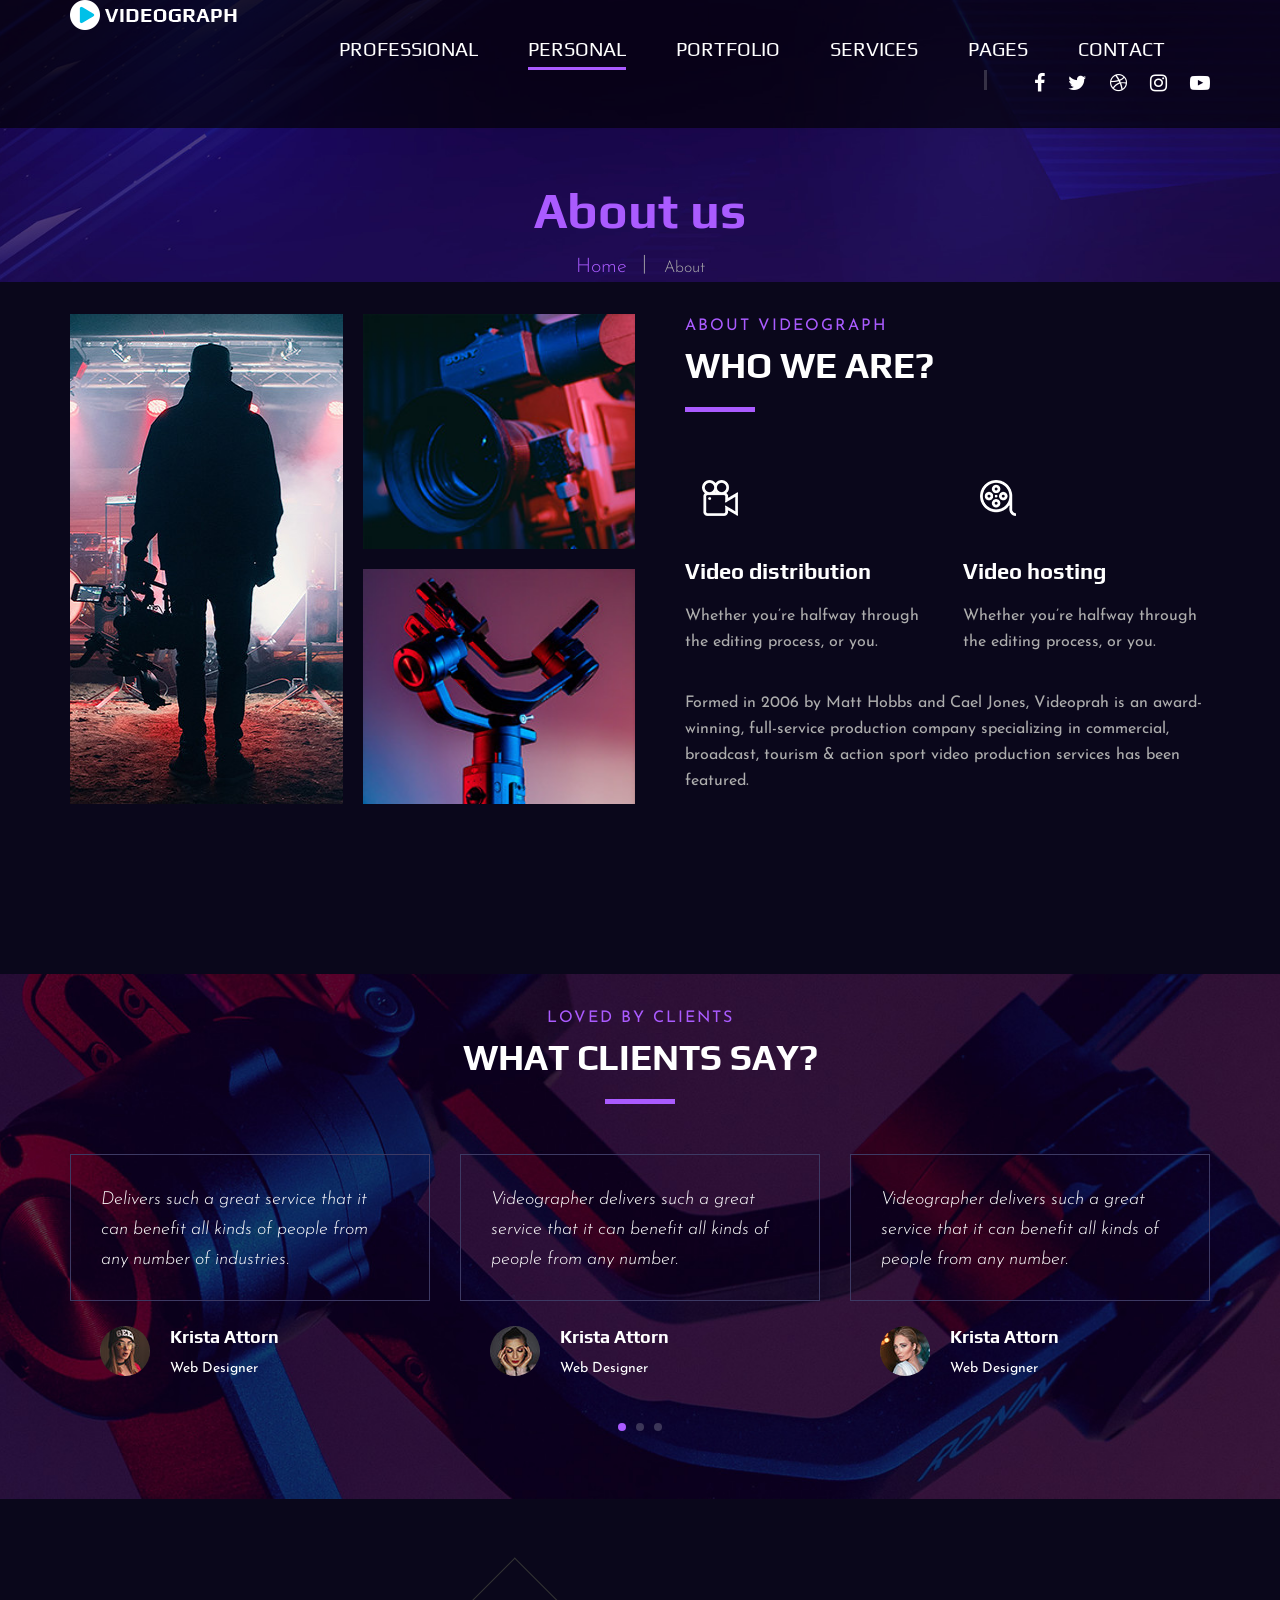
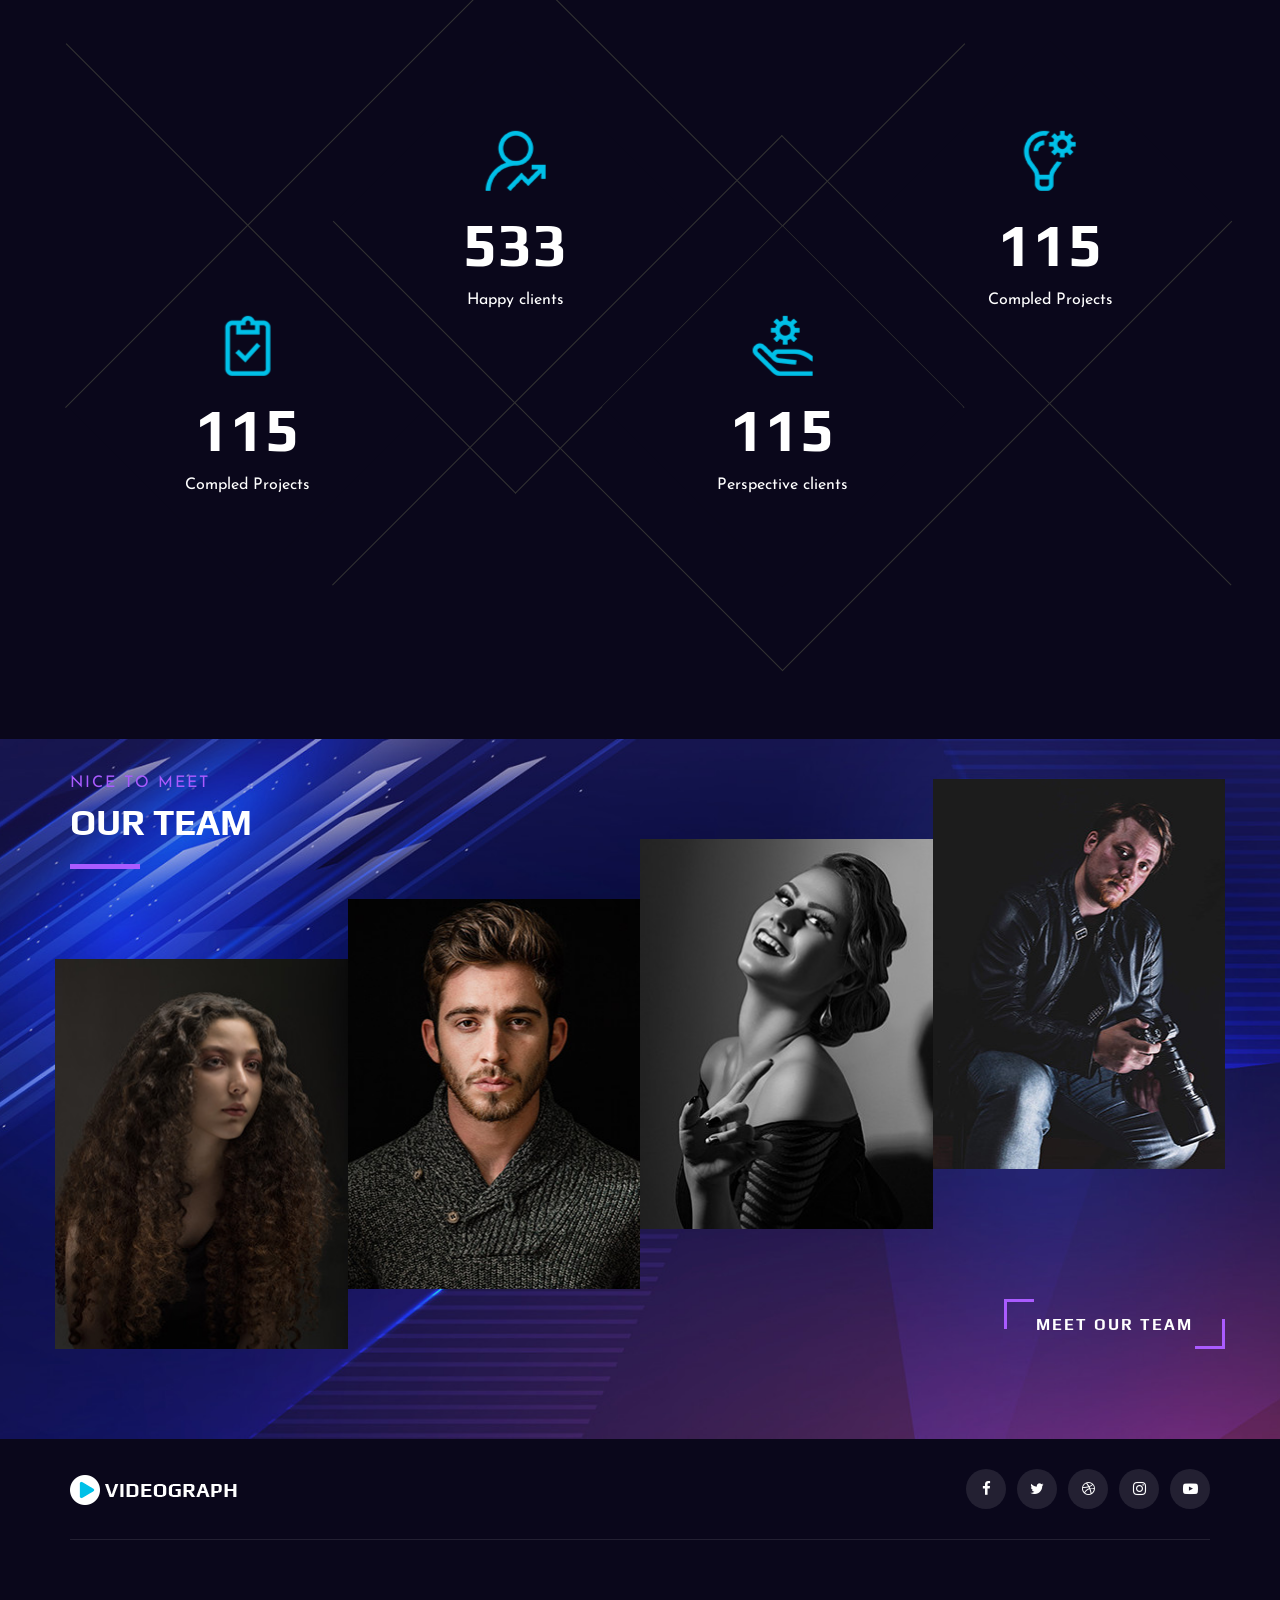
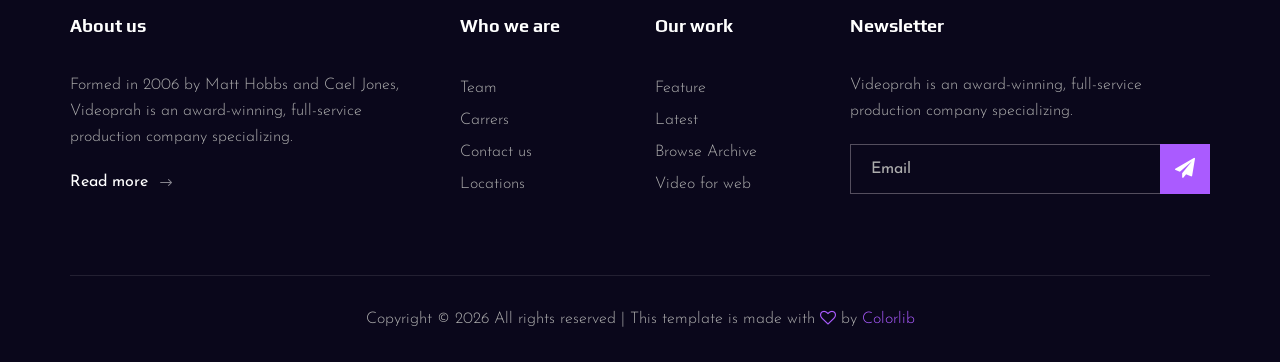
<file: about.html>
<!DOCTYPE html>
<html lang="zxx">

<head>
    <meta charset="UTF-8">
    <meta name="description" content="Videograph Template">
    <meta name="keywords" content="Videograph, unica, creative, html">
    <meta name="viewport" content="width=device-width, initial-scale=1.0">
    <meta http-equiv="X-UA-Compatible" content="ie=edge">
    <title>Videograph | Template</title>

    <!-- Google Font -->
    <link href="https://fonts.googleapis.com/css2?family=Play:wght@400;700&display=swap" rel="stylesheet">
    <link href="https://fonts.googleapis.com/css2?family=Josefin+Sans:wght@300;400;500;600;700&display=swap"
        rel="stylesheet">

    <!-- Css Styles -->
    <link rel="stylesheet" href="css/bootstrap.min.css" type="text/css">
    <link rel="stylesheet" href="css/font-awesome.min.css" type="text/css">
    <link rel="stylesheet" href="css/elegant-icons.css" type="text/css">
    <link rel="stylesheet" href="css/owl.carousel.min.css" type="text/css">
    <link rel="stylesheet" href="css/magnific-popup.css" type="text/css">
    <link rel="stylesheet" href="css/slicknav.min.css" type="text/css">
    <link rel="stylesheet" href="css/style.css" type="text/css">

    <link rel="icon" type="image/png" href="favicon.png">
</head>

<body>
    <!-- Page Preloder -->
    <div id="preloder">
        <div class="loader"></div>
    </div>

    <!-- Header Section Begin -->
    <header class="header">
        <div class="container">
            <div class="row">
                <div class="col-lg-2">
                    <div class="header__logo">
                        <a href="./index.html"><img src="img/logo.png" alt=""></a>
                    </div>
                </div>
                <div class="col-lg-10">
                    <div class="header__nav__option">
                        <nav class="header__nav__menu mobile-menu">
                            <ul>
                                <li><a href="./index.html">Professional</a></li>
                                <li class="active"><a href="./about.html">Personal</a></li>
                                <li><a href="./portfolio.html">Portfolio</a></li>
                                <li><a href="./services.html">Services</a></li>
                                <li><a href="#">Pages</a>
                                    <ul class="dropdown">
                                        <li><a href="./about.html">About</a></li>
                                        <li><a href="./portfolio.html">Portfolio</a></li>
                                        <li><a href="./blog.html">Blog</a></li>
                                        <li><a href="./blog-details.html">Blog Details</a></li>
                                    </ul>
                                </li>
                                <li><a href="./contact.html">Contact</a></li>
                            </ul>
                        </nav>
                        <div class="header__nav__social">
                            <a href="#"><i class="fa fa-facebook"></i></a>
                            <a href="#"><i class="fa fa-twitter"></i></a>
                            <a href="#"><i class="fa fa-dribbble"></i></a>
                            <a href="#"><i class="fa fa-instagram"></i></a>
                            <a href="#"><i class="fa fa-youtube-play"></i></a>
                        </div>
                    </div>
                </div>
            </div>
            <div id="mobile-menu-wrap"></div>
        </div>
    </header>
    <!-- Header End -->

    <!-- Breadcrumb Begin -->
    <div class="breadcrumb-option spad set-bg" data-setbg="img/breadcrumb-bg.jpg">
        <div class="container">
            <div class="row">
                <div class="col-lg-12 text-center">
                    <div class="breadcrumb__text">
                        <h2>About us</h2>
                        <div class="breadcrumb__links">
                            <a href="#">Home</a>
                            <span>About</span>
                        </div>
                    </div>
                </div>
            </div>
        </div>
    </div>
    <!-- Breadcrumb End -->

    <!-- About Section Begin -->
    <section class="about spad">
        <div class="container">
            <div class="row">
                <div class="col-lg-6">
                    <div class="about__pic">
                        <div class="row">
                            <div class="col-lg-6 col-md-6 col-sm-6">
                                <div class="about__pic__item about__pic__item--large set-bg"
                                    data-setbg="img/about/about-1.jpg"></div>
                            </div>
                            <div class="col-lg-6 col-md-6 col-sm-6">
                                <div class="row">
                                    <div class="col-lg-12">
                                        <div class="about__pic__item set-bg" data-setbg="img/about/about-2.jpg"></div>
                                    </div>
                                    <div class="col-lg-12">
                                        <div class="about__pic__item set-bg" data-setbg="img/about/about-3.jpg"></div>
                                    </div>
                                </div>
                            </div>
                        </div>
                    </div>
                </div>
                <div class="col-lg-6">
                    <div class="about__text">
                        <div class="section-title">
                            <span>About videograph</span>
                            <h2>WHo we are?</h2>
                        </div>
                        <div class="row">
                            <div class="col-lg-6 col-md-6 col-sm-6">
                                <div class="services__item">
                                    <div class="services__item__icon">
                                        <img src="img/icons/si-3.png" alt="">
                                    </div>
                                    <h4>Video distribution</h4>
                                    <p>Whether you’re halfway through the editing process, or you.</p>
                                </div>
                            </div>
                            <div class="col-lg-6 col-md-6 col-sm-6">
                                <div class="services__item">
                                    <div class="services__item__icon">
                                        <img src="img/icons/si-4.png" alt="">
                                    </div>
                                    <h4>Video hosting</h4>
                                    <p>Whether you’re halfway through the editing process, or you.</p>
                                </div>
                            </div>
                        </div>
                        <div class="about__text__desc">
                            <p>Formed in 2006 by Matt Hobbs and Cael Jones, Videoprah is an award-winning, full-service
                                production company specializing in commercial, broadcast, tourism & action sport video
                                production services has been featured.</p>
                        </div>
                    </div>
                </div>
            </div>
        </div>
    </section>
    <!-- About Section End -->

    <!-- Testimonial Section Begin -->
    <section class="testimonial spad set-bg" data-setbg="img/testimonial-bg.jpg">
        <div class="container">
            <div class="row">
                <div class="col-lg-12">
                    <div class="section-title center-title">
                        <span>Loved By Clients</span>
                        <h2>What clients say?</h2>
                    </div>
                </div>
            </div>
            <div class="row">
                <div class="testimonial__slider owl-carousel">
                    <div class="col-lg-4">
                        <div class="testimonial__item">
                            <div class="testimonial__text">
                                <p>Delivers such a great service that it can benefit all kinds of people from any number
                                    of industries.</p>
                            </div>
                            <div class="testimonial__author">
                                <div class="testimonial__author__pic">
                                    <img src="img/testimonial/ta-1.jpg" alt="">
                                </div>
                                <div class="testimonial__author__text">
                                    <h5>Krista Attorn</h5>
                                    <span>Web Designer</span>
                                </div>
                            </div>
                        </div>
                    </div>
                    <div class="col-lg-4">
                        <div class="testimonial__item">
                            <div class="testimonial__text">
                                <p>Videographer delivers such a great service that it can benefit all kinds of people
                                    from any number.</p>
                            </div>
                            <div class="testimonial__author">
                                <div class="testimonial__author__pic">
                                    <img src="img/testimonial/ta-2.jpg" alt="">
                                </div>
                                <div class="testimonial__author__text">
                                    <h5>Krista Attorn</h5>
                                    <span>Web Designer</span>
                                </div>
                            </div>
                        </div>
                    </div>
                    <div class="col-lg-4">
                        <div class="testimonial__item">
                            <div class="testimonial__text">
                                <p>Videographer delivers such a great service that it can benefit all kinds of people
                                    from any number.</p>
                            </div>
                            <div class="testimonial__author">
                                <div class="testimonial__author__pic">
                                    <img src="img/testimonial/ta-3.jpg" alt="">
                                </div>
                                <div class="testimonial__author__text">
                                    <h5>Krista Attorn</h5>
                                    <span>Web Designer</span>
                                </div>
                            </div>
                        </div>
                    </div>
                    <div class="col-lg-4">
                        <div class="testimonial__item">
                            <div class="testimonial__text">
                                <p>Delivers such a great service that it can benefit all kinds of people from any number
                                    of industries.</p>
                            </div>
                            <div class="testimonial__author">
                                <div class="testimonial__author__pic">
                                    <img src="img/testimonial/ta-1.jpg" alt="">
                                </div>
                                <div class="testimonial__author__text">
                                    <h5>Krista Attorn</h5>
                                    <span>Web Designer</span>
                                </div>
                            </div>
                        </div>
                    </div>
                    <div class="col-lg-4">
                        <div class="testimonial__item">
                            <div class="testimonial__text">
                                <p>Videographer delivers such a great service that it can benefit all kinds of people
                                    from any number.</p>
                            </div>
                            <div class="testimonial__author">
                                <div class="testimonial__author__pic">
                                    <img src="img/testimonial/ta-2.jpg" alt="">
                                </div>
                                <div class="testimonial__author__text">
                                    <h5>Krista Attorn</h5>
                                    <span>Web Designer</span>
                                </div>
                            </div>
                        </div>
                    </div>
                </div>
            </div>
        </div>
    </section>
    <!-- Testimonial Section End -->

    <!-- Counter Section Begin -->
    <section class="counter">
        <div class="container">
            <div class="counter__content">
                <div class="row">
                    <div class="col-lg-3 col-md-6 col-sm-6">
                        <div class="counter__item">
                            <div class="counter__item__text">
                                <img src="img/icons/ci-1.png" alt="">
                                <h2 class="counter_num">230</h2>
                                <p>Compled Projects</p>
                            </div>
                        </div>
                    </div>
                    <div class="col-lg-3 col-md-6 col-sm-6">
                        <div class="counter__item second__item">
                            <div class="counter__item__text">
                                <img src="img/icons/ci-2.png" alt="">
                                <h2 class="counter_num">1068</h2>
                                <p>Happy clients</p>
                            </div>
                        </div>
                    </div>
                    <div class="col-lg-3 col-md-6 col-sm-6">
                        <div class="counter__item third__item">
                            <div class="counter__item__text">
                                <img src="img/icons/ci-3.png" alt="">
                                <h2 class="counter_num">230</h2>
                                <p>Perspective clients</p>
                            </div>
                        </div>
                    </div>
                    <div class="col-lg-3 col-md-6 col-sm-6">
                        <div class="counter__item four__item">
                            <div class="counter__item__text">
                                <img src="img/icons/ci-4.png" alt="">
                                <h2 class="counter_num">230</h2>
                                <p>Compled Projects</p>
                            </div>
                        </div>
                    </div>
                </div>
            </div>
        </div>
    </section>
    <!-- Counter Section End -->

    <!-- Team Section Begin -->
    <section class="team spad set-bg" data-setbg="img/team-bg.jpg">
        <div class="container">
            <div class="row">
                <div class="col-lg-12">
                    <div class="section-title team__title">
                        <span>Nice to meet</span>
                        <h2>OUR Team</h2>
                    </div>
                </div>
            </div>
            <div class="row">
                <div class="col-lg-3 col-md-6 col-sm-6 p-0">
                    <div class="team__item set-bg" data-setbg="img/team/team-1.jpg">
                        <div class="team__item__text">
                            <h4>AMANDA STONE</h4>
                            <p>Videographer</p>
                            <div class="team__item__social">
                                <a href="#"><i class="fa fa-facebook"></i></a>
                                <a href="#"><i class="fa fa-twitter"></i></a>
                                <a href="#"><i class="fa fa-dribbble"></i></a>
                                <a href="#"><i class="fa fa-instagram"></i></a>
                            </div>
                        </div>
                    </div>
                </div>
                <div class="col-lg-3 col-md-6 col-sm-6 p-0">
                    <div class="team__item team__item--second set-bg" data-setbg="img/team/team-2.jpg">
                        <div class="team__item__text">
                            <h4>AMANDA STONE</h4>
                            <p>Videographer</p>
                            <div class="team__item__social">
                                <a href="#"><i class="fa fa-facebook"></i></a>
                                <a href="#"><i class="fa fa-twitter"></i></a>
                                <a href="#"><i class="fa fa-dribbble"></i></a>
                                <a href="#"><i class="fa fa-instagram"></i></a>
                            </div>
                        </div>
                    </div>
                </div>
                <div class="col-lg-3 col-md-6 col-sm-6 p-0">
                    <div class="team__item team__item--third set-bg" data-setbg="img/team/team-3.jpg">
                        <div class="team__item__text">
                            <h4>AMANDA STONE</h4>
                            <p>Videographer</p>
                            <div class="team__item__social">
                                <a href="#"><i class="fa fa-facebook"></i></a>
                                <a href="#"><i class="fa fa-twitter"></i></a>
                                <a href="#"><i class="fa fa-dribbble"></i></a>
                                <a href="#"><i class="fa fa-instagram"></i></a>
                            </div>
                        </div>
                    </div>
                </div>
                <div class="col-lg-3 col-md-6 col-sm-6 p-0">
                    <div class="team__item team__item--four set-bg" data-setbg="img/team/team-4.jpg">
                        <div class="team__item__text">
                            <h4>AMANDA STONE</h4>
                            <p>Videographer</p>
                            <div class="team__item__social">
                                <a href="#"><i class="fa fa-facebook"></i></a>
                                <a href="#"><i class="fa fa-twitter"></i></a>
                                <a href="#"><i class="fa fa-dribbble"></i></a>
                                <a href="#"><i class="fa fa-instagram"></i></a>
                            </div>
                        </div>
                    </div>
                </div>
                <div class="col-lg-12 p-0">
                    <div class="team__btn">
                        <a href="#" class="primary-btn">Meet Our Team</a>
                    </div>
                </div>
            </div>
        </div>
    </section>
    <!-- Team Section End -->

    <!-- Footer Section Begin -->
    <footer class="footer">
        <div class="container">
            <div class="footer__top">
                <div class="row">
                    <div class="col-lg-6 col-md-6">
                        <div class="footer__top__logo">
                            <a href="#"><img src="img/logo.png" alt=""></a>
                        </div>
                    </div>
                    <div class="col-lg-6 col-md-6">
                        <div class="footer__top__social">
                            <a href="#"><i class="fa fa-facebook"></i></a>
                            <a href="#"><i class="fa fa-twitter"></i></a>
                            <a href="#"><i class="fa fa-dribbble"></i></a>
                            <a href="#"><i class="fa fa-instagram"></i></a>
                            <a href="#"><i class="fa fa-youtube-play"></i></a>
                        </div>
                    </div>
                </div>
            </div>
            <div class="footer__option">
                <div class="row">
                    <div class="col-lg-4 col-md-6 col-sm-6">
                        <div class="footer__option__item">
                            <h5>About us</h5>
                            <p>Formed in 2006 by Matt Hobbs and Cael Jones, Videoprah is an award-winning, full-service
                                production company specializing.</p>
                            <a href="#" class="read__more">Read more <span class="arrow_right"></span></a>
                        </div>
                    </div>
                    <div class="col-lg-2 col-md-3 col-sm-3">
                        <div class="footer__option__item">
                            <h5>Who we are</h5>
                            <ul>
                                <li><a href="#">Team</a></li>
                                <li><a href="#">Carrers</a></li>
                                <li><a href="#">Contact us</a></li>
                                <li><a href="#">Locations</a></li>
                            </ul>
                        </div>
                    </div>
                    <div class="col-lg-2 col-md-3 col-sm-3">
                        <div class="footer__option__item">
                            <h5>Our work</h5>
                            <ul>
                                <li><a href="#">Feature</a></li>
                                <li><a href="#">Latest</a></li>
                                <li><a href="#">Browse Archive</a></li>
                                <li><a href="#">Video for web</a></li>
                            </ul>
                        </div>
                    </div>
                    <div class="col-lg-4 col-md-12">
                        <div class="footer__option__item">
                            <h5>Newsletter</h5>
                            <p>Videoprah is an award-winning, full-service production company specializing.</p>
                            <form action="#">
                                <input type="text" placeholder="Email">
                                <button type="submit"><i class="fa fa-send"></i></button>
                            </form>
                        </div>
                    </div>
                </div>
            </div>
            <div class="footer__copyright">
                <div class="row">
                    <div class="col-lg-12 text-center">
                        <!-- Link back to Colorlib can't be removed. Template is licensed under CC BY 3.0. -->
                        <p class="footer__copyright__text">Copyright &copy;
                            <script>
                                document.write(new Date().getFullYear());
                            </script>
                            All rights reserved | This template is made with <i class="fa fa-heart-o"
                                aria-hidden="true"></i> by <a href="https://colorlib.com" target="_blank">Colorlib</a>
                        </p>
                        <!-- Link back to Colorlib can't be removed. Template is licensed under CC BY 3.0. -->
                    </div>
                </div>
            </div>
        </div>
    </footer>
    <!-- Footer Section End -->

    <!-- Js Plugins -->
    <script src="js/jquery-3.3.1.min.js"></script>
    <script src="js/bootstrap.min.js"></script>
    <script src="js/jquery.magnific-popup.min.js"></script>
    <script src="js/mixitup.min.js"></script>
    <script src="js/masonry.pkgd.min.js"></script>
    <script src="js/jquery.slicknav.js"></script>
    <script src="js/owl.carousel.min.js"></script>
    <script src="js/main.js"></script>
</body>

</html>
</file>
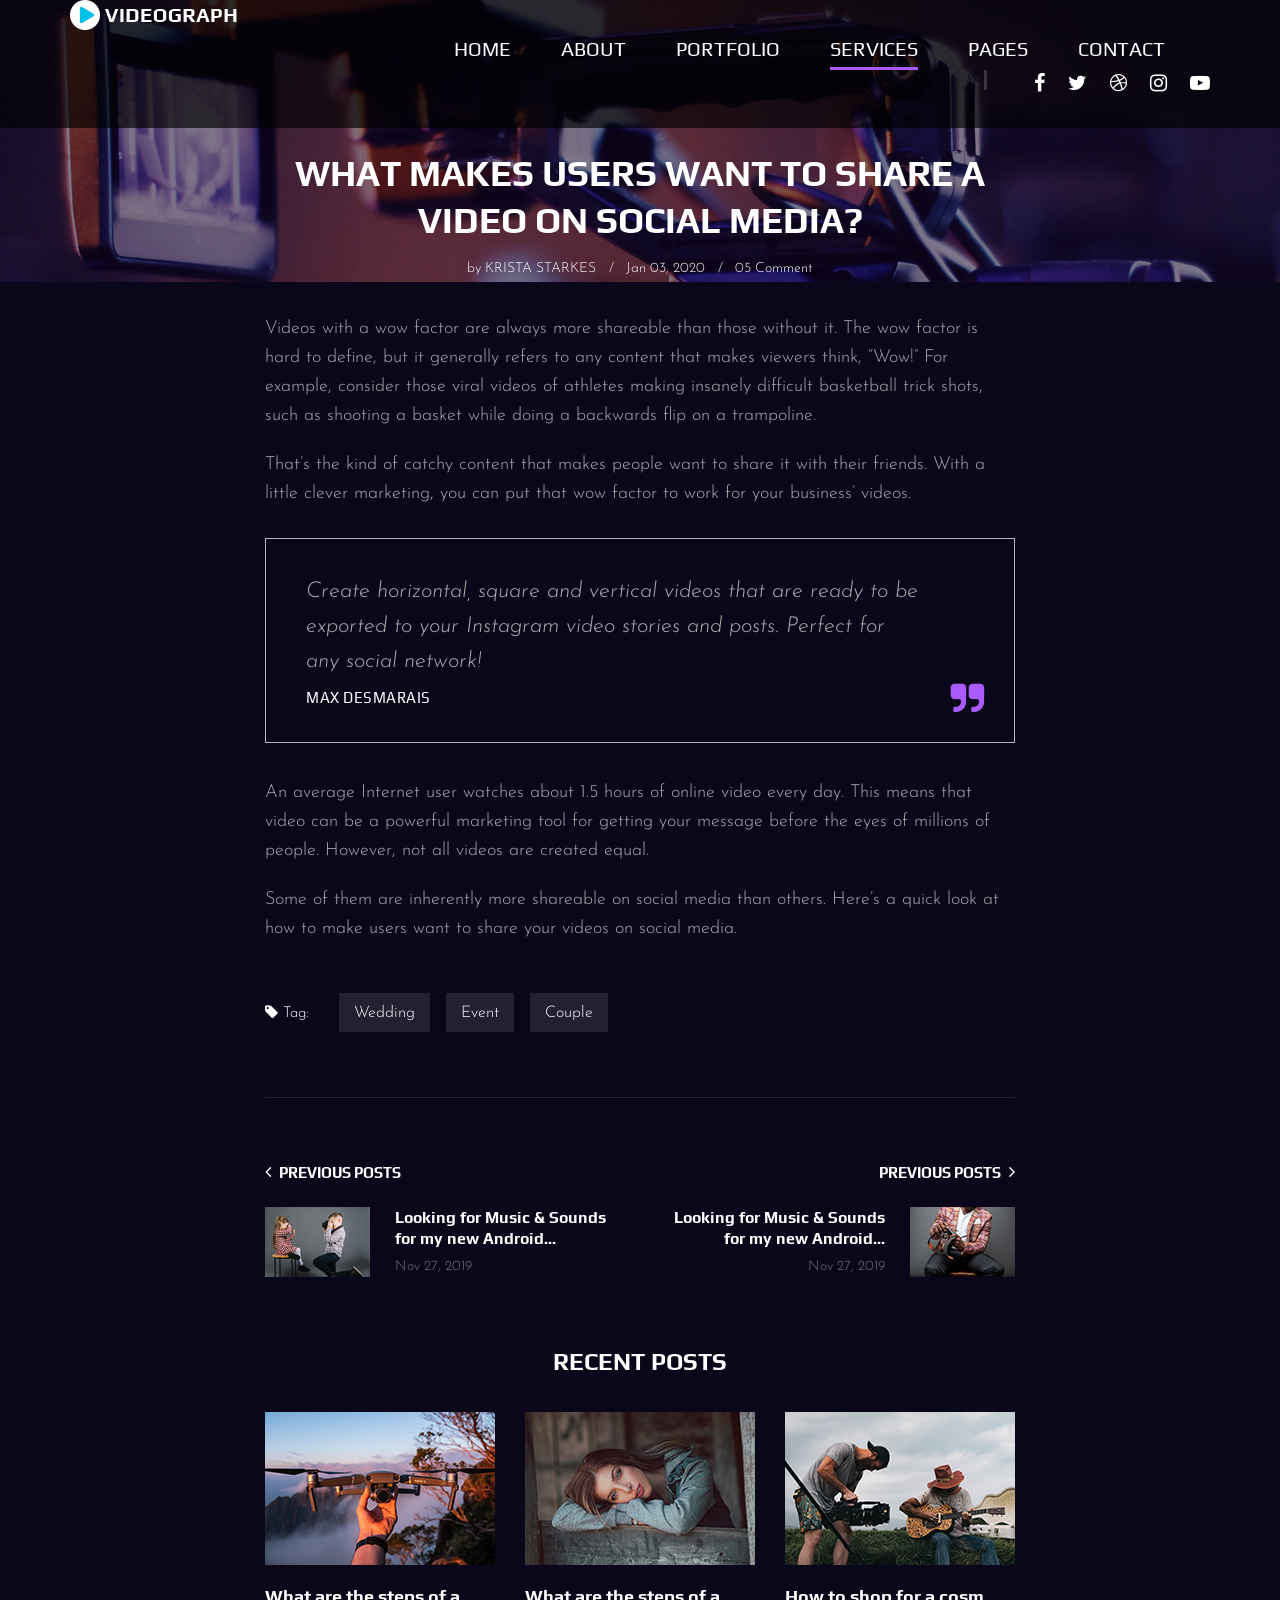
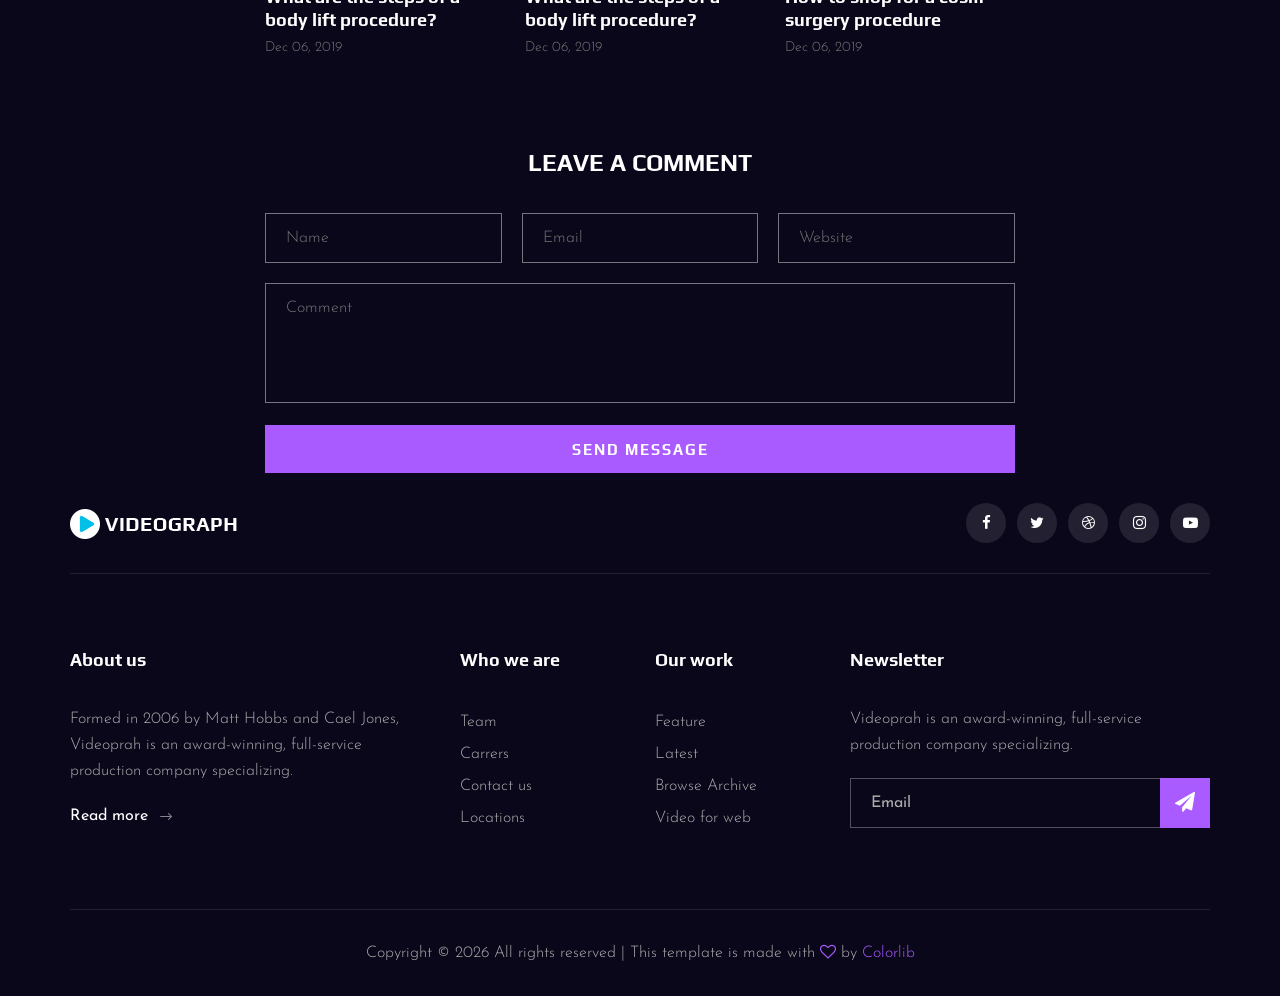
<file: blog-details.html>
<!DOCTYPE html>
<html lang="zxx">

<head>
    <meta charset="UTF-8">
    <meta name="description" content="Videograph Template">
    <meta name="keywords" content="Videograph, unica, creative, html">
    <meta name="viewport" content="width=device-width, initial-scale=1.0">
    <meta http-equiv="X-UA-Compatible" content="ie=edge">
    <title>Videograph | Template</title>

    <!-- Google Font -->
    <link href="https://fonts.googleapis.com/css2?family=Play:wght@400;700&display=swap" rel="stylesheet">
    <link href="https://fonts.googleapis.com/css2?family=Josefin+Sans:wght@300;400;500;600;700&display=swap"
        rel="stylesheet">

    <!-- Css Styles -->
    <link rel="stylesheet" href="css/bootstrap.min.css" type="text/css">
    <link rel="stylesheet" href="css/font-awesome.min.css" type="text/css">
    <link rel="stylesheet" href="css/elegant-icons.css" type="text/css">
    <link rel="stylesheet" href="css/owl.carousel.min.css" type="text/css">
    <link rel="stylesheet" href="css/magnific-popup.css" type="text/css">
    <link rel="stylesheet" href="css/slicknav.min.css" type="text/css">
    <link rel="stylesheet" href="css/style.css" type="text/css">

    <link rel="icon" type="image/png" href="favicon.png">
</head>

<body>
    <!-- Page Preloder -->
    <div id="preloder">
        <div class="loader"></div>
    </div>

    <!-- Header Section Begin -->
    <header class="header">
        <div class="container">
            <div class="row">
                <div class="col-lg-2">
                    <div class="header__logo">
                        <a href="./index.html"><img src="img/logo.png" alt=""></a>
                    </div>
                </div>
                <div class="col-lg-10">
                    <div class="header__nav__option">
                        <nav class="header__nav__menu mobile-menu">
                            <ul>
                                <li><a href="./index.html">Home</a></li>
                                <li><a href="./about.html">About</a></li>
                                <li><a href="./portfolio.html">Portfolio</a></li>
                                <li class="active"><a href="./services.html">Services</a></li>
                                <li><a href="#">Pages</a>
                                    <ul class="dropdown">
                                        <li><a href="./about.html">About</a></li>
                                        <li><a href="./portfolio.html">Portfolio</a></li>
                                        <li><a href="./blog.html">Blog</a></li>
                                        <li><a href="./blog-details.html">Blog Details</a></li>
                                    </ul>
                                </li>
                                <li><a href="./contact.html">Contact</a></li>
                            </ul>
                        </nav>
                        <div class="header__nav__social">
                            <a href="#"><i class="fa fa-facebook"></i></a>
                            <a href="#"><i class="fa fa-twitter"></i></a>
                            <a href="#"><i class="fa fa-dribbble"></i></a>
                            <a href="#"><i class="fa fa-instagram"></i></a>
                            <a href="#"><i class="fa fa-youtube-play"></i></a>
                        </div>
                    </div>
                </div>
            </div>
            <div id="mobile-menu-wrap"></div>
        </div>
    </header>
    <!-- Header End -->

    <!-- Blog Details Hero Begin -->
    <section class="blog-hero spad set-bg" data-setbg="img/blog/blog-hero.jpg">
        <div class="container">
            <div class="row d-flex justify-content-center">
                <div class="col-lg-8">
                    <div class="blog__hero__text">
                        <h2>WHAT MAKES USERS WANT TO SHARE A VIDEO ON SOCIAL MEDIA?</h2>
                        <ul>
                            <li>by <span>Krista Starkes</span></li>
                            <li>Jan 03, 2020</li>
                            <li>05 Comment</li>
                        </ul>
                    </div>
                </div>
            </div>
        </div>
    </section>
    <!-- Blog Details Hero End -->

    <!-- Blog Details Section Begin -->
    <div class="blog-details spad">
        <div class="container">
            <div class="row d-flex justify-content-center">
                <div class="col-lg-8">
                    <div class="blog__details__content">
                        <div class="blog__details__text">
                            <p>Videos with a wow factor are always more shareable than those without it. The wow factor
                                is hard to define, but it generally refers to any content that makes viewers think,
                                “Wow!” For example, consider those viral videos of athletes making insanely difficult
                                basketball trick shots, such as shooting a basket while doing a backwards flip on a
                                trampoline.</p>
                            <p>That’s the kind of catchy content that makes people want to share it with their friends.
                                With a little clever marketing, you can put that wow factor to work for your business’
                                videos.</p>
                        </div>
                        <div class="blog__details__quote">
                            <p>Create horizontal, square and vertical videos that are ready to be exported to your
                                Instagram video stories and posts. Perfect for any social network!</p>
                            <h6>Max Desmarais</h6>
                            <i class="fa fa-quote-right"></i>
                        </div>
                        <div class="blog__details__desc">
                            <p>An average Internet user watches about 1.5 hours of online video every day. This means
                                that video can be a powerful marketing tool for getting your message before the eyes of
                                millions of people. However, not all videos are created equal.</p>
                            <p>Some of them are inherently more shareable on social media than others. Here’s a quick
                                look at how to make users want to share your videos on social media.</p>
                        </div>
                        <div class="blog__details__tags">
                            <span><i class="fa fa-tag"></i> Tag:</span>
                            <a href="#">Wedding</a>
                            <a href="#">Event</a>
                            <a href="#">Couple</a>
                        </div>
                        <div class="blog__details__option">
                            <div class="row">
                                <div class="col-lg-6 col-md-6 col-sm-6">
                                    <a href="#" class="blog__details__option__item">
                                        <h5><i class="fa fa-angle-left"></i> Previous posts</h5>
                                        <div class="blog__details__option__item__img">
                                            <img src="img/blog/prev.jpg" alt="">
                                        </div>
                                        <div class="blog__details__option__item__text">
                                            <h6>Looking for Music & Sounds for my new Android...</h6>
                                            <span>Nov 27, 2019</span>
                                        </div>
                                    </a>
                                </div>
                                <div class="col-lg-6 col-md-6 col-sm-6">
                                    <a href="#" class="blog__details__option__item blog__details__option__item--right">
                                        <h5>Previous posts <i class="fa fa-angle-right"></i></h5>
                                        <div class="blog__details__option__item__img">
                                            <img src="img/blog/next.jpg" alt="">
                                        </div>
                                        <div class="blog__details__option__item__text">
                                            <h6>Looking for Music & Sounds for my new Android...</h6>
                                            <span>Nov 27, 2019</span>
                                        </div>
                                    </a>
                                </div>
                            </div>
                        </div>
                        <div class="blog__details__recent">
                            <h4>Recent Posts</h4>
                            <div class="row">
                                <div class="col-lg-4 col-md-6 col-sm-6">
                                    <div class="blog__details__recent__item">
                                        <img src="img/blog/ri-1.jpg" alt="">
                                        <h5>What are the steps of a body lift procedure?</h5>
                                        <span>Dec 06, 2019</span>
                                    </div>
                                </div>
                                <div class="col-lg-4 col-md-6 col-sm-6">
                                    <div class="blog__details__recent__item">
                                        <img src="img/blog/ri-2.jpg" alt="">
                                        <h5>What are the steps of a body lift procedure?</h5>
                                        <span>Dec 06, 2019</span>
                                    </div>
                                </div>
                                <div class="col-lg-4 col-md-6 col-sm-6">
                                    <div class="blog__details__recent__item">
                                        <img src="img/blog/ri-3.jpg" alt="">
                                        <h5>How to shop for a cosm surgery procedure</h5>
                                        <span>Dec 06, 2019</span>
                                    </div>
                                </div>
                            </div>
                        </div>
                        <div class="blog__details__comment">
                            <h4>Leave a comment</h4>
                            <form action="#">
                                <div class="input__list">
                                    <input type="text" placeholder="Name">
                                    <input type="text" placeholder="Email">
                                    <input type="text" placeholder="Website">
                                </div>
                                <textarea placeholder="Comment"></textarea>
                                <button type="submit" class="site-btn">Send Message</button>
                            </form>
                        </div>
                    </div>
                </div>
            </div>
        </div>
    </div>
    <!-- Blog Details Section End -->

    <!-- Footer Section Begin -->
    <footer class="footer">
        <div class="container">
            <div class="footer__top">
                <div class="row">
                    <div class="col-lg-6 col-md-6">
                        <div class="footer__top__logo">
                            <a href="#"><img src="img/logo.png" alt=""></a>
                        </div>
                    </div>
                    <div class="col-lg-6 col-md-6">
                        <div class="footer__top__social">
                            <a href="#"><i class="fa fa-facebook"></i></a>
                            <a href="#"><i class="fa fa-twitter"></i></a>
                            <a href="#"><i class="fa fa-dribbble"></i></a>
                            <a href="#"><i class="fa fa-instagram"></i></a>
                            <a href="#"><i class="fa fa-youtube-play"></i></a>
                        </div>
                    </div>
                </div>
            </div>
            <div class="footer__option">
                <div class="row">
                    <div class="col-lg-4 col-md-6 col-sm-6">
                        <div class="footer__option__item">
                            <h5>About us</h5>
                            <p>Formed in 2006 by Matt Hobbs and Cael Jones, Videoprah is an award-winning, full-service
                                production company specializing.</p>
                            <a href="#" class="read__more">Read more <span class="arrow_right"></span></a>
                        </div>
                    </div>
                    <div class="col-lg-2 col-md-3 col-sm-3">
                        <div class="footer__option__item">
                            <h5>Who we are</h5>
                            <ul>
                                <li><a href="#">Team</a></li>
                                <li><a href="#">Carrers</a></li>
                                <li><a href="#">Contact us</a></li>
                                <li><a href="#">Locations</a></li>
                            </ul>
                        </div>
                    </div>
                    <div class="col-lg-2 col-md-3 col-sm-3">
                        <div class="footer__option__item">
                            <h5>Our work</h5>
                            <ul>
                                <li><a href="#">Feature</a></li>
                                <li><a href="#">Latest</a></li>
                                <li><a href="#">Browse Archive</a></li>
                                <li><a href="#">Video for web</a></li>
                            </ul>
                        </div>
                    </div>
                    <div class="col-lg-4 col-md-12">
                        <div class="footer__option__item">
                            <h5>Newsletter</h5>
                            <p>Videoprah is an award-winning, full-service production company specializing.</p>
                            <form action="#">
                                <input type="text" placeholder="Email">
                                <button type="submit"><i class="fa fa-send"></i></button>
                            </form>
                        </div>
                    </div>
                </div>
            </div>
            <div class="footer__copyright">
                <div class="row">
                    <div class="col-lg-12 text-center">
                        <!-- Link back to Colorlib can't be removed. Template is licensed under CC BY 3.0. -->
                        <p class="footer__copyright__text">Copyright &copy;
                            <script>
                                document.write(new Date().getFullYear());
                            </script>
                            All rights reserved | This template is made with <i class="fa fa-heart-o"
                                aria-hidden="true"></i> by <a href="https://colorlib.com" target="_blank">Colorlib</a>
                        </p>
                        <!-- Link back to Colorlib can't be removed. Template is licensed under CC BY 3.0. -->
                    </div>
                </div>
            </div>
        </div>
    </footer>
    <!-- Footer Section End -->

    <!-- Js Plugins -->
    <script src="js/jquery-3.3.1.min.js"></script>
    <script src="js/bootstrap.min.js"></script>
    <script src="js/jquery.magnific-popup.min.js"></script>
    <script src="js/mixitup.min.js"></script>
    <script src="js/masonry.pkgd.min.js"></script>
    <script src="js/jquery.slicknav.js"></script>
    <script src="js/owl.carousel.min.js"></script>
    <script src="js/main.js"></script>
</body>

</html>
</file>
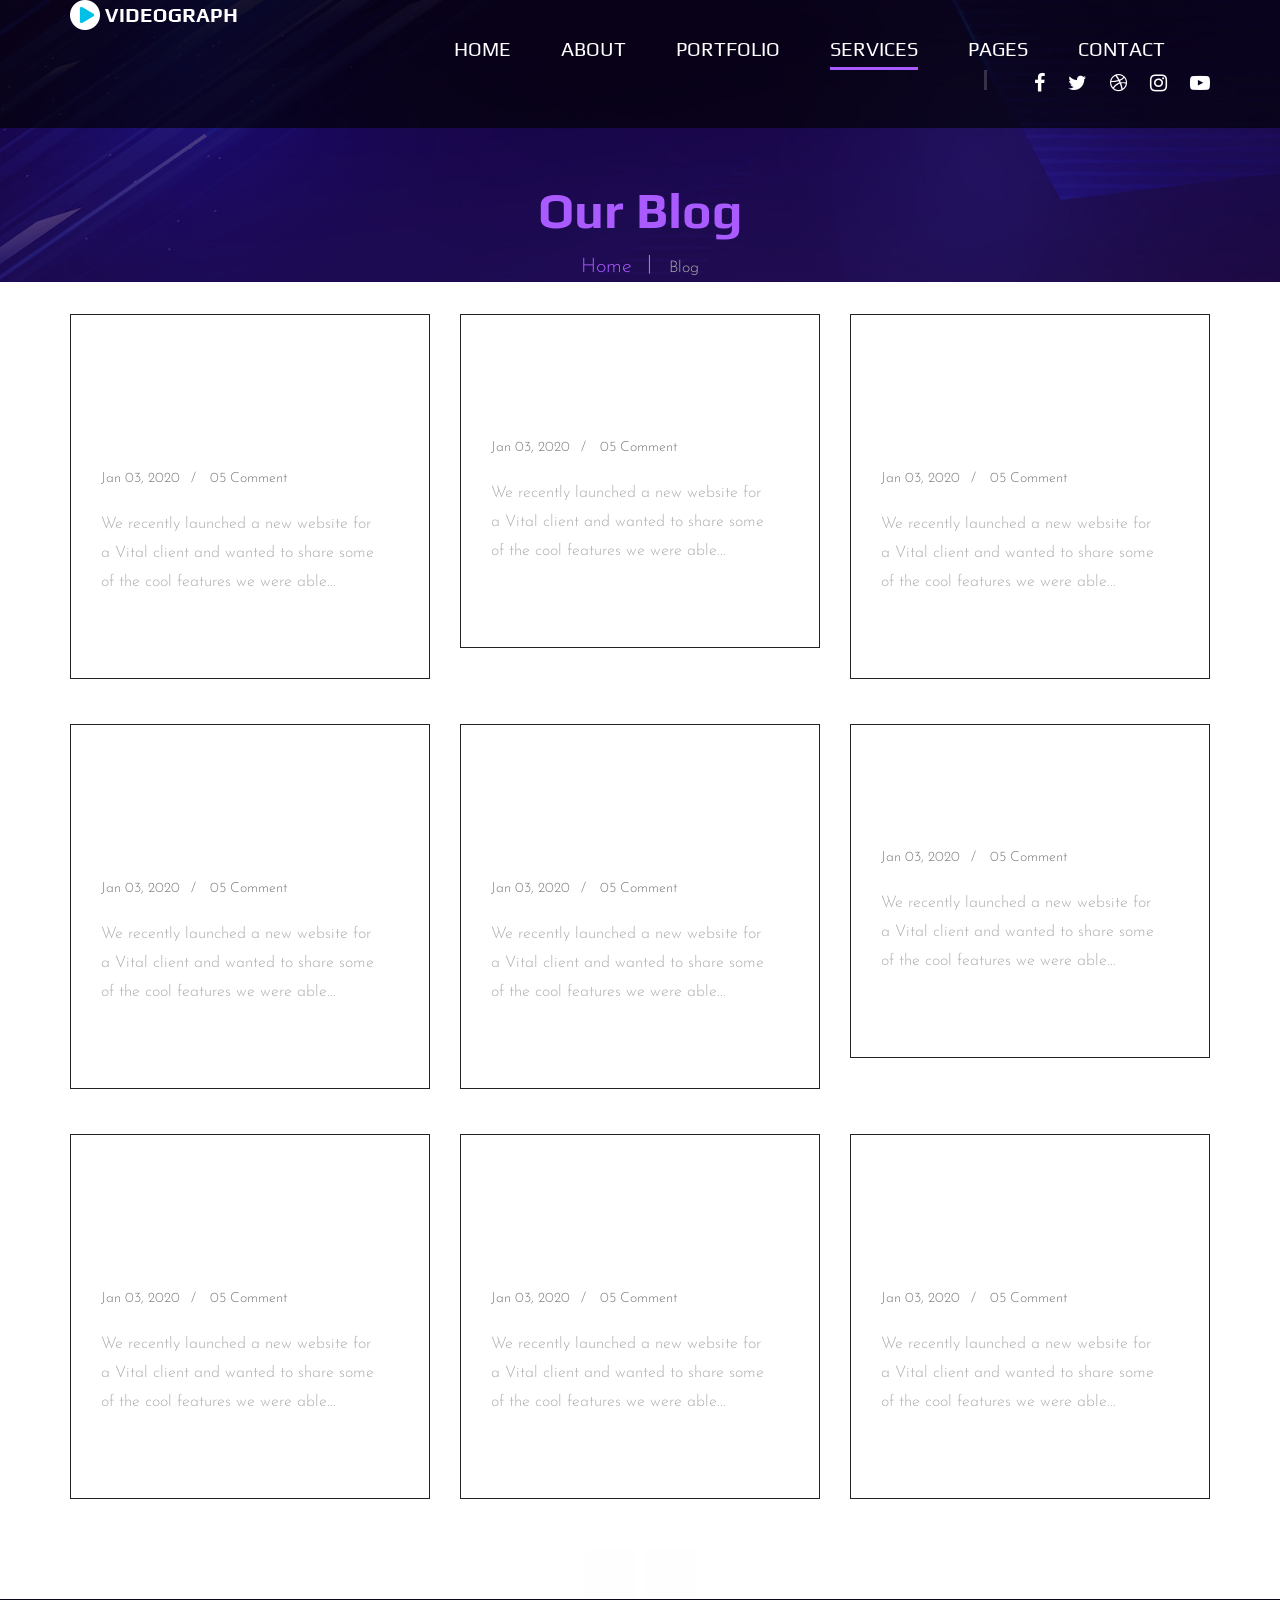
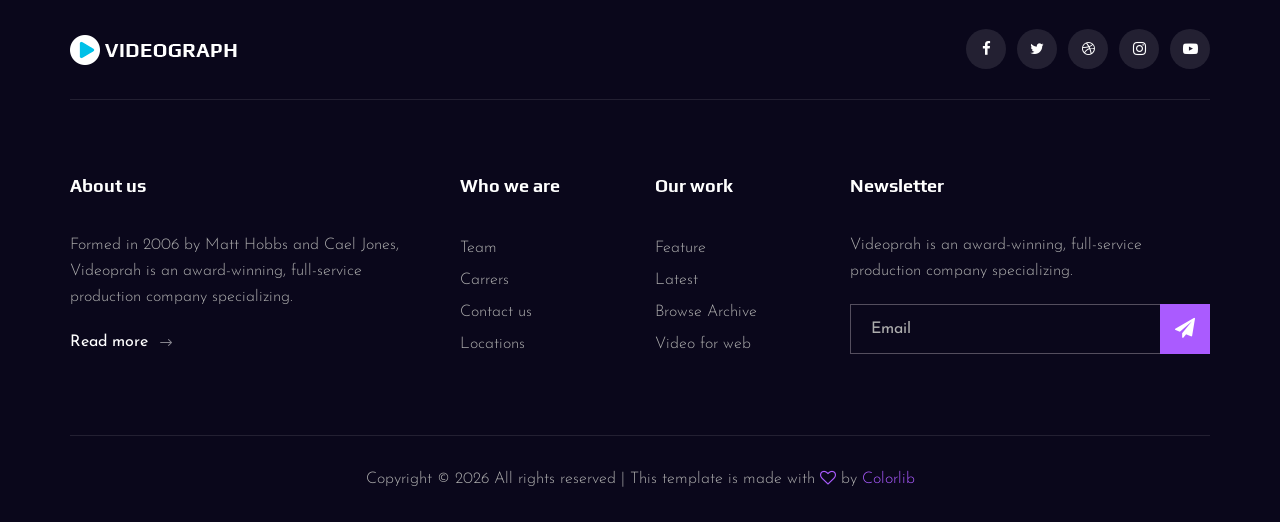
<file: blog.html>
<!DOCTYPE html>
<html lang="zxx">

<head>
    <meta charset="UTF-8">
    <meta name="description" content="Videograph Template">
    <meta name="keywords" content="Videograph, unica, creative, html">
    <meta name="viewport" content="width=device-width, initial-scale=1.0">
    <meta http-equiv="X-UA-Compatible" content="ie=edge">
    <title>Videograph | Template</title>

    <!-- Google Font -->
    <link href="https://fonts.googleapis.com/css2?family=Play:wght@400;700&display=swap" rel="stylesheet">
    <link href="https://fonts.googleapis.com/css2?family=Josefin+Sans:wght@300;400;500;600;700&display=swap"
        rel="stylesheet">

    <!-- Css Styles -->
    <link rel="stylesheet" href="css/bootstrap.min.css" type="text/css">
    <link rel="stylesheet" href="css/font-awesome.min.css" type="text/css">
    <link rel="stylesheet" href="css/elegant-icons.css" type="text/css">
    <link rel="stylesheet" href="css/owl.carousel.min.css" type="text/css">
    <link rel="stylesheet" href="css/magnific-popup.css" type="text/css">
    <link rel="stylesheet" href="css/slicknav.min.css" type="text/css">
    <link rel="stylesheet" href="css/style.css" type="text/css">

    <link rel="icon" type="image/png" href="favicon.png">
</head>

<body>
    <!-- Page Preloder -->
    <div id="preloder">
        <div class="loader"></div>
    </div>

    <!-- Header Section Begin -->
    <header class="header">
        <div class="container">
            <div class="row">
                <div class="col-lg-2">
                    <div class="header__logo">
                        <a href="./index.html"><img src="img/logo.png" alt=""></a>
                    </div>
                </div>
                <div class="col-lg-10">
                    <div class="header__nav__option">
                        <nav class="header__nav__menu mobile-menu">
                            <ul>
                                <li><a href="./index.html">Home</a></li>
                                <li><a href="./about.html">About</a></li>
                                <li><a href="./portfolio.html">Portfolio</a></li>
                                <li class="active"><a href="./services.html">Services</a></li>
                                <li><a href="#">Pages</a>
                                    <ul class="dropdown">
                                        <li><a href="./about.html">About</a></li>
                                        <li><a href="./portfolio.html">Portfolio</a></li>
                                        <li><a href="./blog.html">Blog</a></li>
                                        <li><a href="./blog-details.html">Blog Details</a></li>
                                    </ul>
                                </li>
                                <li><a href="./contact.html">Contact</a></li>
                            </ul>
                        </nav>
                        <div class="header__nav__social">
                            <a href="#"><i class="fa fa-facebook"></i></a>
                            <a href="#"><i class="fa fa-twitter"></i></a>
                            <a href="#"><i class="fa fa-dribbble"></i></a>
                            <a href="#"><i class="fa fa-instagram"></i></a>
                            <a href="#"><i class="fa fa-youtube-play"></i></a>
                        </div>
                    </div>
                </div>
            </div>
            <div id="mobile-menu-wrap"></div>
        </div>
    </header>
    <!-- Header End -->

    <!-- Breadcrumb Begin -->
    <div class="breadcrumb-option spad set-bg" data-setbg="img/breadcrumb-bg.jpg">
        <div class="container">
            <div class="row">
                <div class="col-lg-12 text-center">
                    <div class="breadcrumb__text">
                        <h2>Our Blog</h2>
                        <div class="breadcrumb__links">
                            <a href="#">Home</a>
                            <span>Blog</span>
                        </div>
                    </div>
                </div>
            </div>
        </div>
    </div>
    <!-- Breadcrumb End -->

    <!-- Blog Section Begin -->
    <section class="blog spad">
        <div class="container">
            <div class="row">
                <div class="col-lg-4 col-md-6 col-sm-6">
                    <div class="blog__item">
                        <h4>What Makes Users Want to Share a Video on Social Media?</h4>
                        <ul>
                            <li>Jan 03, 2020</li>
                            <li>05 Comment</li>
                        </ul>
                        <p>We recently launched a new website for a Vital client and wanted to share some of the cool
                            features we were able...</p>
                        <a href="#">Read more <span class="arrow_right"></span></a>
                    </div>
                </div>
                <div class="col-lg-4 col-md-6 col-sm-6">
                    <div class="blog__item">
                        <h4>Bumper Ads: How to Tell a Story in 6 Seconds</h4>
                        <ul>
                            <li>Jan 03, 2020</li>
                            <li>05 Comment</li>
                        </ul>
                        <p>We recently launched a new website for a Vital client and wanted to share some of the cool
                            features we were able...</p>
                        <a href="#">Read more <span class="arrow_right"></span></a>
                    </div>
                </div>
                <div class="col-lg-4 col-md-6 col-sm-6">
                    <div class="blog__item">
                        <h4>Recruitment Marketing for the Digital Age: A Definitive Guide</h4>
                        <ul>
                            <li>Jan 03, 2020</li>
                            <li>05 Comment</li>
                        </ul>
                        <p>We recently launched a new website for a Vital client and wanted to share some of the cool
                            features we were able...</p>
                        <a href="#">Read more <span class="arrow_right"></span></a>
                    </div>
                </div>
                <div class="col-lg-4 col-md-6 col-sm-6">
                    <div class="blog__item">
                        <h4>Say Bonjour! Ola! & Guten Tag! to Our New Team Members</h4>
                        <ul>
                            <li>Jan 03, 2020</li>
                            <li>05 Comment</li>
                        </ul>
                        <p>We recently launched a new website for a Vital client and wanted to share some of the cool
                            features we were able...</p>
                        <a href="#">Read more <span class="arrow_right"></span></a>
                    </div>
                </div>
                <div class="col-lg-4 col-md-6 col-sm-6">
                    <div class="blog__item">
                        <h4>Recruitment Marketing for the Digital Age: A Definitive Guide</h4>
                        <ul>
                            <li>Jan 03, 2020</li>
                            <li>05 Comment</li>
                        </ul>
                        <p>We recently launched a new website for a Vital client and wanted to share some of the cool
                            features we were able...</p>
                        <a href="#">Read more <span class="arrow_right"></span></a>
                    </div>
                </div>
                <div class="col-lg-4 col-md-6 col-sm-6">
                    <div class="blog__item">
                        <h4>Pay-Per-Click Marketing: A ‘Nuts & Bolts’ Guide</h4>
                        <ul>
                            <li>Jan 03, 2020</li>
                            <li>05 Comment</li>
                        </ul>
                        <p>We recently launched a new website for a Vital client and wanted to share some of the cool
                            features we were able...</p>
                        <a href="#">Read more <span class="arrow_right"></span></a>
                    </div>
                </div>
                <div class="col-lg-4 col-md-6 col-sm-6">
                    <div class="blog__item">
                        <h4>Vital Launches New University Website Design for...</h4>
                        <ul>
                            <li>Jan 03, 2020</li>
                            <li>05 Comment</li>
                        </ul>
                        <p>We recently launched a new website for a Vital client and wanted to share some of the cool
                            features we were able...</p>
                        <a href="#">Read more <span class="arrow_right"></span></a>
                    </div>
                </div>
                <div class="col-lg-4 col-md-6 col-sm-6">
                    <div class="blog__item">
                        <h4>How and When to Write a Press Release: Best Practices...</h4>
                        <ul>
                            <li>Jan 03, 2020</li>
                            <li>05 Comment</li>
                        </ul>
                        <p>We recently launched a new website for a Vital client and wanted to share some of the cool
                            features we were able...</p>
                        <a href="#">Read more <span class="arrow_right"></span></a>
                    </div>
                </div>
                <div class="col-lg-4 col-md-6 col-sm-6">
                    <div class="blog__item">
                        <h4>What Makes Users Want to Share a Video on Social Media?</h4>
                        <ul>
                            <li>Jan 03, 2020</li>
                            <li>05 Comment</li>
                        </ul>
                        <p>We recently launched a new website for a Vital client and wanted to share some of the cool
                            features we were able...</p>
                        <a href="#">Read more <span class="arrow_right"></span></a>
                    </div>
                </div>
            </div>
            <div class="row">
                <div class="col-lg-12">
                    <div class="pagination__option blog__pagi">
                        <a href="#" class="arrow__pagination left__arrow"><span class="arrow_left"></span> Prev</a>
                        <a href="#" class="number__pagination">1</a>
                        <a href="#" class="number__pagination">2</a>
                        <a href="#" class="arrow__pagination right__arrow">Next <span class="arrow_right"></span></a>
                    </div>
                </div>
            </div>
        </div>
    </section>
    <!-- Blog Section End -->

    <!-- Footer Section Begin -->
    <footer class="footer">
        <div class="container">
            <div class="footer__top">
                <div class="row">
                    <div class="col-lg-6 col-md-6">
                        <div class="footer__top__logo">
                            <a href="#"><img src="img/logo.png" alt=""></a>
                        </div>
                    </div>
                    <div class="col-lg-6 col-md-6">
                        <div class="footer__top__social">
                            <a href="#"><i class="fa fa-facebook"></i></a>
                            <a href="#"><i class="fa fa-twitter"></i></a>
                            <a href="#"><i class="fa fa-dribbble"></i></a>
                            <a href="#"><i class="fa fa-instagram"></i></a>
                            <a href="#"><i class="fa fa-youtube-play"></i></a>
                        </div>
                    </div>
                </div>
            </div>
            <div class="footer__option">
                <div class="row">
                    <div class="col-lg-4 col-md-6 col-sm-6">
                        <div class="footer__option__item">
                            <h5>About us</h5>
                            <p>Formed in 2006 by Matt Hobbs and Cael Jones, Videoprah is an award-winning, full-service
                                production company specializing.</p>
                            <a href="#" class="read__more">Read more <span class="arrow_right"></span></a>
                        </div>
                    </div>
                    <div class="col-lg-2 col-md-3 col-sm-3">
                        <div class="footer__option__item">
                            <h5>Who we are</h5>
                            <ul>
                                <li><a href="#">Team</a></li>
                                <li><a href="#">Carrers</a></li>
                                <li><a href="#">Contact us</a></li>
                                <li><a href="#">Locations</a></li>
                            </ul>
                        </div>
                    </div>
                    <div class="col-lg-2 col-md-3 col-sm-3">
                        <div class="footer__option__item">
                            <h5>Our work</h5>
                            <ul>
                                <li><a href="#">Feature</a></li>
                                <li><a href="#">Latest</a></li>
                                <li><a href="#">Browse Archive</a></li>
                                <li><a href="#">Video for web</a></li>
                            </ul>
                        </div>
                    </div>
                    <div class="col-lg-4 col-md-12">
                        <div class="footer__option__item">
                            <h5>Newsletter</h5>
                            <p>Videoprah is an award-winning, full-service production company specializing.</p>
                            <form action="#">
                                <input type="text" placeholder="Email">
                                <button type="submit"><i class="fa fa-send"></i></button>
                            </form>
                        </div>
                    </div>
                </div>
            </div>
            <div class="footer__copyright">
                <div class="row">
                    <div class="col-lg-12 text-center">
                        <!-- Link back to Colorlib can't be removed. Template is licensed under CC BY 3.0. -->
                        <p class="footer__copyright__text">Copyright &copy;
                            <script>
                                document.write(new Date().getFullYear());
                            </script>
                            All rights reserved | This template is made with <i class="fa fa-heart-o"
                                aria-hidden="true"></i> by <a href="https://colorlib.com" target="_blank">Colorlib</a>
                        </p>
                        <!-- Link back to Colorlib can't be removed. Template is licensed under CC BY 3.0. -->
                    </div>
                </div>
            </div>
        </div>
    </footer>
    <!-- Footer Section End -->

    <!-- Js Plugins -->
    <script src="js/jquery-3.3.1.min.js"></script>
    <script src="js/bootstrap.min.js"></script>
    <script src="js/jquery.magnific-popup.min.js"></script>
    <script src="js/mixitup.min.js"></script>
    <script src="js/masonry.pkgd.min.js"></script>
    <script src="js/jquery.slicknav.js"></script>
    <script src="js/owl.carousel.min.js"></script>
    <script src="js/main.js"></script>
</body>

</html>
</file>
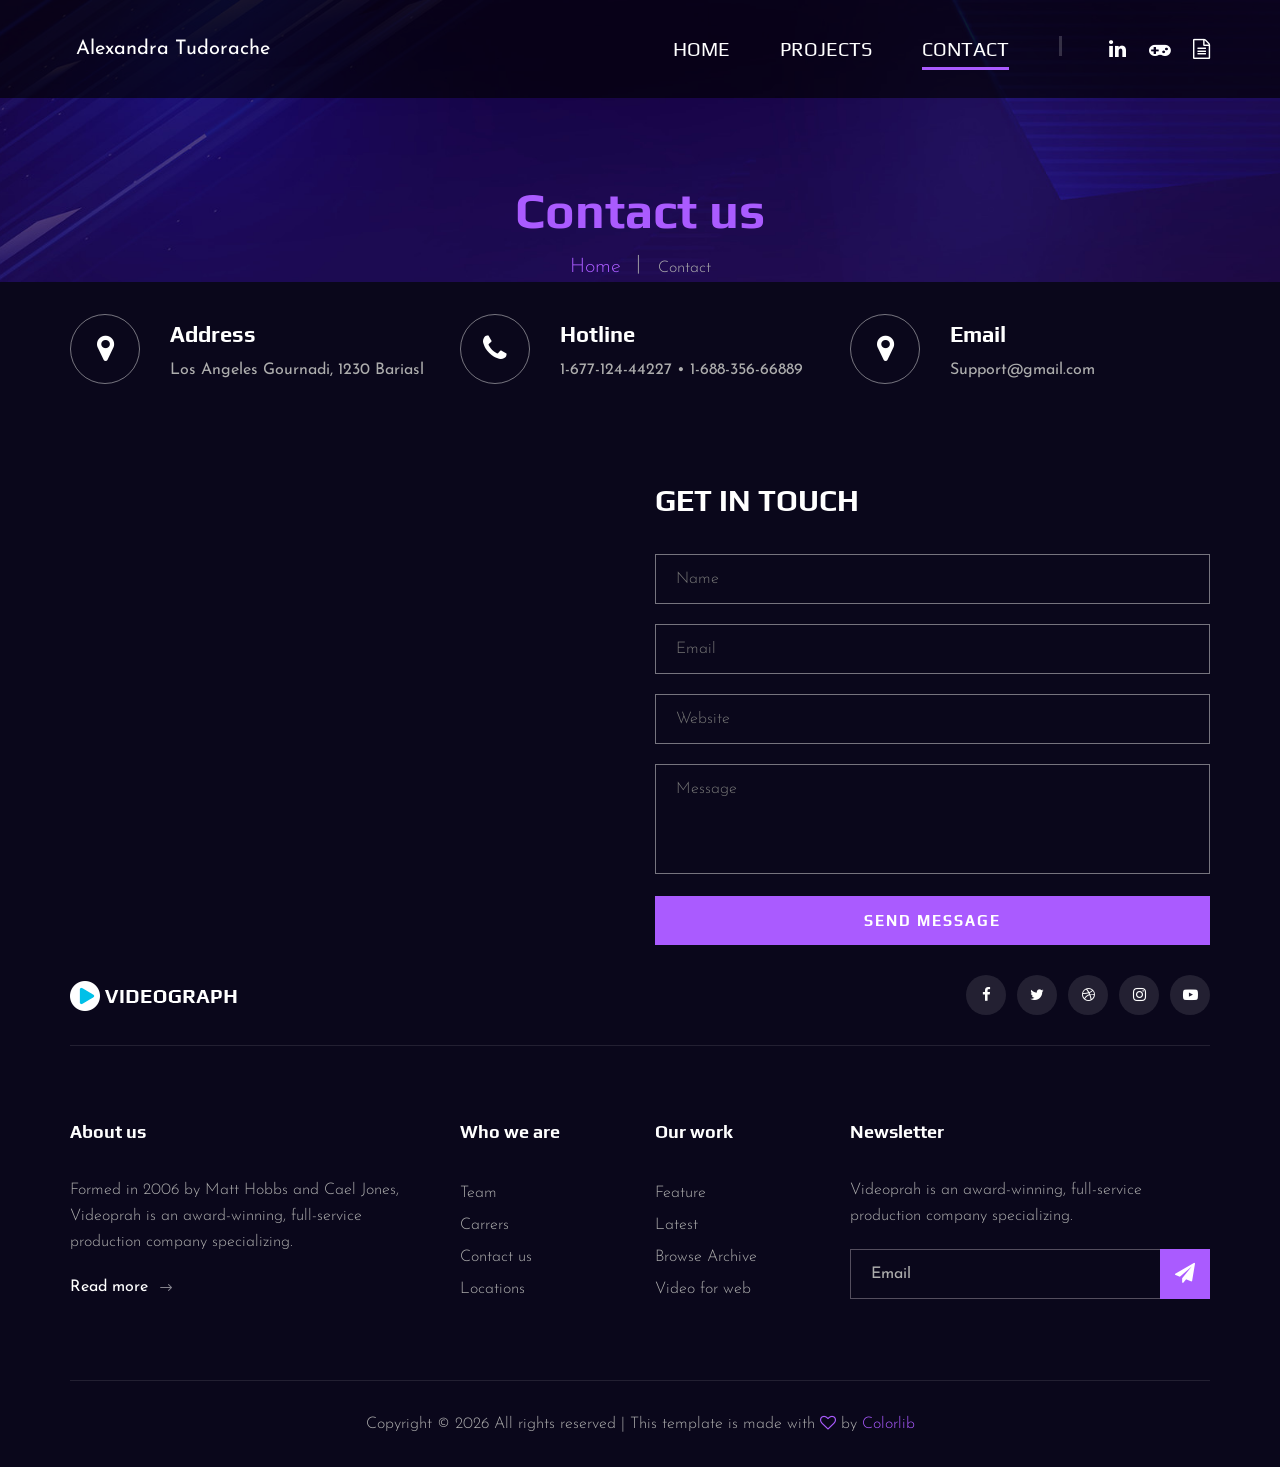
<file: contact.html>
<!DOCTYPE html>
<html lang="zxx">

<head>
    <meta charset="UTF-8">
    <meta name="description" content="Videograph Template">
    <meta name="keywords" content="Videograph, unica, creative, html">
    <meta name="viewport" content="width=device-width, initial-scale=1.0">
    <meta http-equiv="X-UA-Compatible" content="ie=edge">
    <title>Contact Alexandra Tudorache</title>

    <!-- Google Font -->
    <link href="https://fonts.googleapis.com/css2?family=Play:wght@400;700&display=swap" rel="stylesheet">
    <link href="https://fonts.googleapis.com/css2?family=Josefin+Sans:wght@300;400;500;600;700&display=swap"
        rel="stylesheet">

    <!-- Css Styles -->
    <link rel="stylesheet" href="css/bootstrap.min.css" type="text/css">
    <link rel="stylesheet" href="css/font-awesome.min.css" type="text/css">
    <link rel="stylesheet" href="css/elegant-icons.css" type="text/css">
    <link rel="stylesheet" href="css/owl.carousel.min.css" type="text/css">
    <link rel="stylesheet" href="css/magnific-popup.css" type="text/css">
    <link rel="stylesheet" href="css/slicknav.min.css" type="text/css">
    <link rel="stylesheet" href="css/style.css" type="text/css">

    <link rel="icon" type="image/png" href="favicon.png">
</head>

<body>
    <!-- Page Preloder -->
    <div id="preloder">
        <div class="loader"></div>
    </div>

    <!-- Header. Put this script on any page where you want the header -->
    <!-- NOTE: If you need to edit the header, edit the code in js/nav.js! -->
    <script src="js/nav.js"></script>

    <!-- Breadcrumb Begin -->
    <div class="breadcrumb-option spad set-bg" data-setbg="img/breadcrumb-bg.jpg">
        <div class="container">
            <div class="row">
                <div class="col-lg-12 text-center">
                    <div class="breadcrumb__text">
                        <h2>Contact us</h2>
                        <div class="breadcrumb__links">
                            <a href="#">Home</a>
                            <span>Contact</span>
                        </div>
                    </div>
                </div>
            </div>
        </div>
    </div>
    <!-- Breadcrumb End -->

    <!-- Contact Widget Section Begin -->
    <section class="contact-widget spad">
        <div class="container">
            <div class="row">
                <div class="col-lg-4 col-md-6 col-md-6 col-md-3">
                    <div class="contact__widget__item">
                        <div class="contact__widget__item__icon">
                            <i class="fa fa-map-marker"></i>
                        </div>
                        <div class="contact__widget__item__text">
                            <h4>Address</h4>
                            <p>Los Angeles Gournadi, 1230 Bariasl</p>
                        </div>
                    </div>
                </div>
                <div class="col-lg-4 col-md-6 col-md-6 col-md-3">
                    <div class="contact__widget__item">
                        <div class="contact__widget__item__icon">
                            <i class="fa fa-phone"></i>
                        </div>
                        <div class="contact__widget__item__text">
                            <h4>Hotline</h4>
                            <p>1-677-124-44227 • 1-688-356-66889</p>
                        </div>
                    </div>
                </div>
                <div class="col-lg-4 col-md-6 col-md-6 col-md-3">
                    <div class="contact__widget__item">
                        <div class="contact__widget__item__icon">
                            <i class="fa fa-map-marker"></i>
                        </div>
                        <div class="contact__widget__item__text">
                            <h4>Email</h4>
                            <p>Support@gmail.com</p>
                        </div>
                    </div>
                </div>
            </div>
        </div>
    </section>
    <!-- Contact Widget Section End -->

    <!-- Call To Action Section Begin -->
    <section class="contact spad">
        <div class="container">
            <div class="row">
                <div class="col-lg-6 col-md-6">
                    <div class="contact__map">
                        <iframe
                            src="https://www.google.com/maps/embed?pb=!1m18!1m12!1m3!1d387190.2798902705!2d-74.25986790365917!3d40.697670067823786!2m3!1f0!2f0!3f0!3m2!1i1024!2i768!4f13.1!3m3!1m2!1s0x89c24fa5d33f083b%3A0xc80b8f06e177fe62!2sNew%20York%2C%20NY%2C%20USA!5e0!3m2!1sen!2sbd!4v1596152431947!5m2!1sen!2sbd"
                            height="450" style="border:0;"></iframe>
                    </div>
                </div>
                <div class="col-lg-6 col-md-6">
                    <div class="contact__form">
                        <h3>Get in touch</h3>
                        <form action="#">
                            <input type="text" placeholder="Name">
                            <input type="text" placeholder="Email">
                            <input type="text" placeholder="Website">
                            <textarea placeholder="Message"></textarea>
                            <button type="submit" class="site-btn">Send Message</button>
                        </form>
                    </div>
                </div>
            </div>
        </div>
    </section>
    <!-- Call To Action Section End -->

    <!-- Footer Section Begin -->
    <footer class="footer">
        <div class="container">
            <div class="footer__top">
                <div class="row">
                    <div class="col-lg-6 col-md-6">
                        <div class="footer__top__logo">
                            <a href="#"><img src="img/logo.png" alt=""></a>
                        </div>
                    </div>
                    <div class="col-lg-6 col-md-6">
                        <div class="footer__top__social">
                            <a href="#"><i class="fa fa-facebook"></i></a>
                            <a href="#"><i class="fa fa-twitter"></i></a>
                            <a href="#"><i class="fa fa-dribbble"></i></a>
                            <a href="#"><i class="fa fa-instagram"></i></a>
                            <a href="#"><i class="fa fa-youtube-play"></i></a>
                        </div>
                    </div>
                </div>
            </div>
            <div class="footer__option">
                <div class="row">
                    <div class="col-lg-4 col-md-6">
                        <div class="footer__option__item">
                            <h5>About us</h5>
                            <p>Formed in 2006 by Matt Hobbs and Cael Jones, Videoprah is an award-winning, full-service
                                production company specializing.</p>
                            <a href="#" class="read__more">Read more <span class="arrow_right"></span></a>
                        </div>
                    </div>
                    <div class="col-lg-2 col-md-3">
                        <div class="footer__option__item">
                            <h5>Who we are</h5>
                            <ul>
                                <li><a href="#">Team</a></li>
                                <li><a href="#">Carrers</a></li>
                                <li><a href="#">Contact us</a></li>
                                <li><a href="#">Locations</a></li>
                            </ul>
                        </div>
                    </div>
                    <div class="col-lg-2 col-md-3">
                        <div class="footer__option__item">
                            <h5>Our work</h5>
                            <ul>
                                <li><a href="#">Feature</a></li>
                                <li><a href="#">Latest</a></li>
                                <li><a href="#">Browse Archive</a></li>
                                <li><a href="#">Video for web</a></li>
                            </ul>
                        </div>
                    </div>
                    <div class="col-lg-4 col-md-12">
                        <div class="footer__option__item">
                            <h5>Newsletter</h5>
                            <p>Videoprah is an award-winning, full-service production company specializing.</p>
                            <form action="#">
                                <input type="text" placeholder="Email">
                                <button type="submit"><i class="fa fa-send"></i></button>
                            </form>
                        </div>
                    </div>
                </div>
            </div>
            <div class="footer__copyright">
                <div class="row">
                    <div class="col-lg-12 text-center">
                        <!-- Link back to Colorlib can't be removed. Template is licensed under CC BY 3.0. -->
                        <p class="footer__copyright__text">Copyright &copy;
                            <script>
                                document.write(new Date().getFullYear());
                            </script>
                            All rights reserved | This template is made with <i class="fa fa-heart-o"
                                aria-hidden="true"></i> by <a href="https://colorlib.com" target="_blank">Colorlib</a>
                        </p>
                        <!-- Link back to Colorlib can't be removed. Template is licensed under CC BY 3.0. -->
                    </div>
                </div>
            </div>
        </div>
    </footer>
    <!-- Footer Section End -->

    <!-- Js Plugins -->
    <script src="js/jquery-3.3.1.min.js"></script>
    <script src="js/bootstrap.min.js"></script>
    <script src="js/jquery.magnific-popup.min.js"></script>
    <script src="js/mixitup.min.js"></script>
    <script src="js/masonry.pkgd.min.js"></script>
    <script src="js/jquery.slicknav.js"></script>
    <script src="js/owl.carousel.min.js"></script>
    <script src="js/main.js"></script>
</body>

</html>
</file>
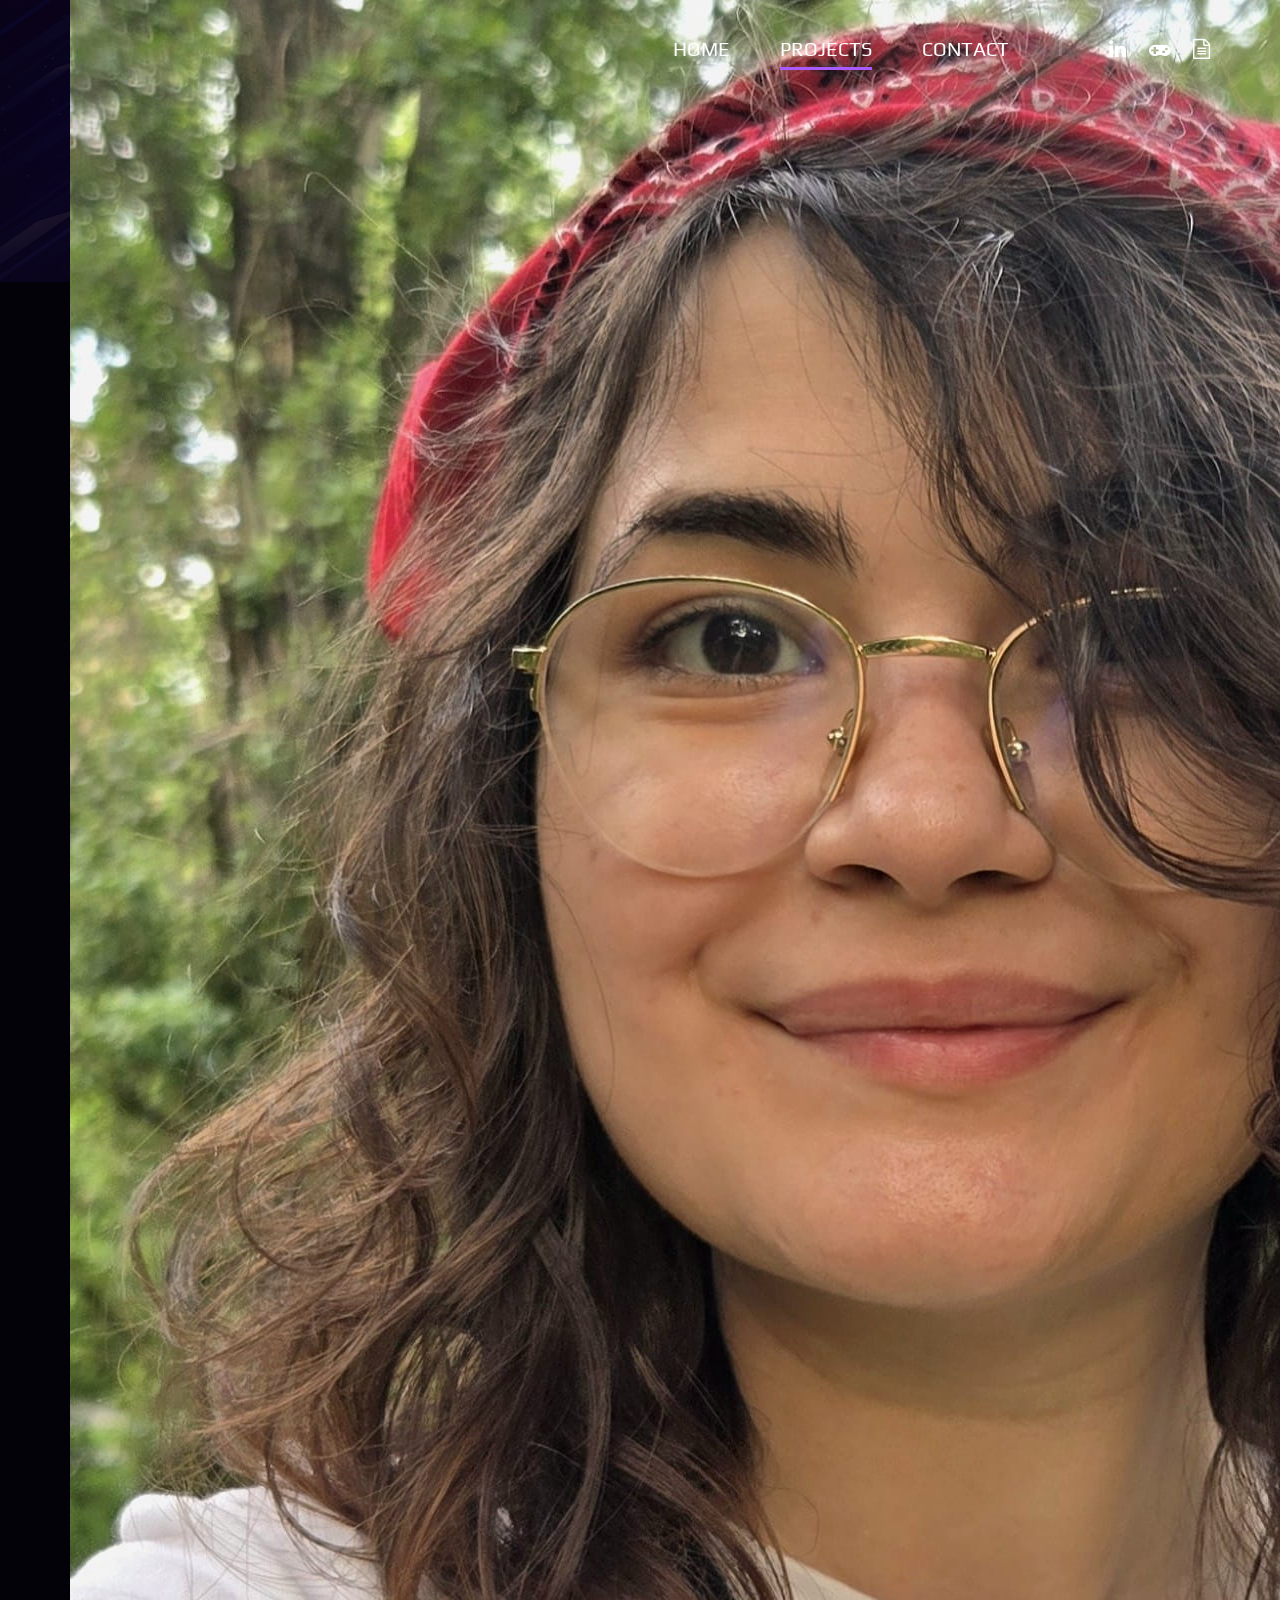
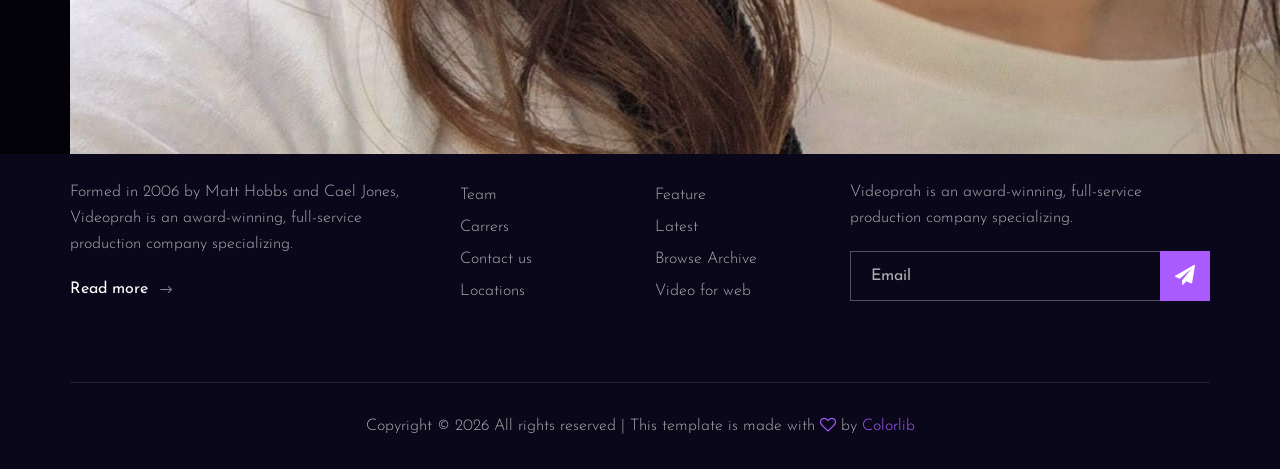
<file: portfolio-personal.html>
<!DOCTYPE html>
<html lang="zxx">

<head>
    <meta charset="UTF-8">
    <meta name="description" content="Videograph Template">
    <meta name="keywords" content="Videograph, unica, creative, html">
    <meta name="viewport" content="width=device-width, initial-scale=1.0">
    <meta http-equiv="X-UA-Compatible" content="ie=edge">
    <title>Videograph | Template</title>

    <!-- Google Font -->
    <link href="https://fonts.googleapis.com/css2?family=Play:wght@400;700&display=swap" rel="stylesheet">
    <link href="https://fonts.googleapis.com/css2?family=Josefin+Sans:wght@300;400;500;600;700&display=swap"
        rel="stylesheet">

    <!-- Css Styles -->
    <link rel="stylesheet" href="css/bootstrap.min.css" type="text/css">
    <link rel="stylesheet" href="css/font-awesome.min.css" type="text/css">
    <link rel="stylesheet" href="css/elegant-icons.css" type="text/css">
    <link rel="stylesheet" href="css/owl.carousel.min.css" type="text/css">
    <link rel="stylesheet" href="css/magnific-popup.css" type="text/css">
    <link rel="stylesheet" href="css/slicknav.min.css" type="text/css">
    <link rel="stylesheet" href="css/style.css" type="text/css">

    <link rel="icon" type="image/png" href="favicon.png">
</head>

<body>
    <!-- Page Preloder -->
    <div id="preloder">
        <div class="loader"></div>
    </div>

    <!-- Header Section Begin -->
    <header class="header">
        <div class="container">
            <div class="row">
                <div class="col-lg-2">
                    <div class="header__logo">
                        <a href="./index.html" class="avatar">
                            <img src="img/logo/img_avatar.jpeg" alt="">
                            <span class="logo-text">Alexandra Tudorache</span>
                        </a>
                    </div>
                </div>
                <div class="col-lg-10">
                    <div class="header__nav__option">
                        <nav class="header__nav__menu mobile-menu">
                            <ul>
                                <li><a href="./index.html">Home</a></li>
                                <li class="active"><a href="./portfolio.html">Projects</a></li>
                                <li><a href="./contact.html">Contact</a></li>
                            </ul>
                        </nav>
                        <div class="header__nav__social">
                            <a href="#"><i class="fa fa-linkedin"></i></a>
                            <a href="#"><i class="fa fa-gamepad"></i></a>
                            <a href="#"><i class="fa fa-file-text-o"></i></a>
                        </div>
                    </div>
                </div>
            </div>
            <div id="mobile-menu-wrap"></div>
        </div>
    </header>
    <!-- Header End -->

    <!-- Breadcrumb Begin -->
    <div class="breadcrumb-option spad set-bg" data-setbg="img/breadcrumb-bg.jpg">
        <div class="container">
            <div class="row">
                <div class="col-lg-12 text-center">
                    <div class="breadcrumb__text">
                        <h2>Projects</h2>
                        <div class="breadcrumb__links">
                            <a href="#">Professional</a>
                            <span>Personal</span>
                        </div>
                    </div>
                </div>
            </div>
        </div>
    </div>
    <!-- Breadcrumb End -->

    <!-- Portfolio Section Begin -->
    <section class="portfolio spad">
        <div class="container">
            <div class="row">
                <div class="col-lg-12">
                    <ul class="portfolio__filter">
                        <li class="active" data-filter="*">All</li>
                        <li data-filter=".branding">Branding</li>
                        <li data-filter=".digital-marketing">Digital marketing</li>
                        <li data-filter=".web">Web</li>
                        <li data-filter=".photography">Photography</li>
                        <li data-filter=" .ecommerce">eCommerce</li>
                    </ul>
                </div>
            </div>
            <div class="row portfolio__gallery">
                <div class="col-lg-4 col-md-6 col-sm-6 mix branding">
                    <div class="portfolio__item">
                        <div class="portfolio__item__video set-bg" data-setbg="img/portfolio/portfolio-1.jpg">
                            <a href="https://www.youtube.com/watch?v=LXb3EKWsInQ" class="play-btn video-popup"><i
                                    class="fa fa-play"></i></a>
                        </div>
                        <div class="portfolio__item__text">
                            <h4>VIP Auto Tires & Service</h4>
                            <ul>
                                <li>eCommerce</li>
                                <li>Magento</li>
                            </ul>
                        </div>
                    </div>
                </div>
                <div class="col-lg-4 col-md-6 col-sm-6 mix digital-marketing">
                    <div class="portfolio__item">
                        <div class="portfolio__item__video set-bg" data-setbg="img/portfolio/portfolio-2.jpg">
                            <a href="https://www.youtube.com/watch?v=LXb3EKWsInQ" class="play-btn video-popup"><i
                                    class="fa fa-play"></i></a>
                        </div>
                        <div class="portfolio__item__text">
                            <h4>VIP Auto Tires & Service</h4>
                            <span>Photography</span>
                        </div>
                    </div>
                </div>
                <div class="col-lg-4 col-md-6 col-sm-6 mix web">
                    <div class="portfolio__item">
                        <div class="portfolio__item__video set-bg" data-setbg="img/portfolio/portfolio-3.jpg">
                            <a href="https://www.youtube.com/watch?v=LXb3EKWsInQ" class="play-btn video-popup"><i
                                    class="fa fa-play"></i></a>
                        </div>
                        <div class="portfolio__item__text">
                            <h4>VIP Auto Tires & Service</h4>
                            <ul>
                                <li>eCommerce</li>
                                <li>Magento</li>
                            </ul>
                        </div>
                    </div>
                </div>
                <div class="col-lg-4 col-md-6 col-sm-6 mix photography">
                    <div class="portfolio__item">
                        <div class="portfolio__item__video set-bg" data-setbg="img/portfolio/portfolio-4.jpg">
                            <a href="https://www.youtube.com/watch?v=LXb3EKWsInQ" class="play-btn video-popup"><i
                                    class="fa fa-play"></i></a>
                        </div>
                        <div class="portfolio__item__text">
                            <h4>VIP Auto Tires & Service</h4>
                            <ul>
                                <li>eCommerce</li>
                                <li>Magento</li>
                            </ul>
                        </div>
                    </div>
                </div>
                <div class="col-lg-4 col-md-6 col-sm-6 mix ecommerce">
                    <div class="portfolio__item">
                        <div class="portfolio__item__video set-bg" data-setbg="img/portfolio/portfolio-5.jpg">
                            <a href="https://www.youtube.com/watch?v=LXb3EKWsInQ" class="play-btn video-popup"><i
                                    class="fa fa-play"></i></a>
                        </div>
                        <div class="portfolio__item__text">
                            <h4>VIP Auto Tires & Service</h4>
                            <span>Photography</span>
                        </div>
                    </div>
                </div>
                <div class="col-lg-4 col-md-6 col-sm-6 mix branding">
                    <div class="portfolio__item">
                        <div class="portfolio__item__video set-bg" data-setbg="img/portfolio/portfolio-6.jpg">
                            <a href="https://www.youtube.com/watch?v=LXb3EKWsInQ" class="play-btn video-popup"><i
                                    class="fa fa-play"></i></a>
                        </div>
                        <div class="portfolio__item__text">
                            <h4>VIP Auto Tires & Service</h4>
                            <ul>
                                <li>eCommerce</li>
                                <li>Magento</li>
                            </ul>
                        </div>
                    </div>
                </div>
                <div class="col-lg-4 col-md-6 col-sm-6 mix web">
                    <div class="portfolio__item">
                        <div class="portfolio__item__video set-bg" data-setbg="img/portfolio/portfolio-7.jpg">
                            <a href="https://www.youtube.com/watch?v=LXb3EKWsInQ" class="play-btn video-popup"><i
                                    class="fa fa-play"></i></a>
                        </div>
                        <div class="portfolio__item__text">
                            <h4>VIP Auto Tires & Service</h4>
                            <ul>
                                <li>eCommerce</li>
                                <li>Magento</li>
                            </ul>
                        </div>
                    </div>
                </div>
                <div class="col-lg-4 col-md-6 col-sm-6 mix photography">
                    <div class="portfolio__item">
                        <div class="portfolio__item__video set-bg" data-setbg="img/portfolio/portfolio-8.jpg">
                            <a href="https://www.youtube.com/watch?v=LXb3EKWsInQ" class="play-btn video-popup"><i
                                    class="fa fa-play"></i></a>
                        </div>
                        <div class="portfolio__item__text">
                            <h4>VIP Auto Tires & Service</h4>
                            <span>Photography</span>
                        </div>
                    </div>
                </div>
                <div class="col-lg-4 col-md-6 col-sm-6 mix ecommerce">
                    <div class="portfolio__item">
                        <div class="portfolio__item__video set-bg" data-setbg="img/portfolio/portfolio-9.jpg">
                            <a href="https://www.youtube.com/watch?v=LXb3EKWsInQ" class="play-btn video-popup"><i
                                    class="fa fa-play"></i></a>
                        </div>
                        <div class="portfolio__item__text">
                            <h4>VIP Auto Tires & Service</h4>
                            <ul>
                                <li>eCommerce</li>
                                <li>Magento</li>
                            </ul>
                        </div>
                    </div>
                </div>
            </div>
            <div class="row">
                <div class="col-lg-12">
                    <div class="pagination__option">
                        <a href="#" class="arrow__pagination left__arrow"><span class="arrow_left"></span> Prev</a>
                        <a href="#" class="number__pagination">1</a>
                        <a href="#" class="number__pagination">2</a>
                        <a href="#" class="arrow__pagination right__arrow">Next <span class="arrow_right"></span></a>
                    </div>
                </div>
            </div>
        </div>
    </section>
    <!-- Portfolio Section End -->

    <!-- Footer Section Begin -->
    <footer class="footer">
        <div class="container">
            <div class="footer__top">
                <div class="row">
                    <div class="col-lg-6 col-md-6">
                        <div class="footer__top__logo">
                            <a href="#"><img src="img/logo.png" alt=""></a>
                        </div>
                    </div>
                    <div class="col-lg-6 col-md-6">
                        <div class="footer__top__social">
                            <a href="#"><i class="fa fa-facebook"></i></a>
                            <a href="#"><i class="fa fa-twitter"></i></a>
                            <a href="#"><i class="fa fa-dribbble"></i></a>
                            <a href="#"><i class="fa fa-instagram"></i></a>
                            <a href="#"><i class="fa fa-youtube-play"></i></a>
                        </div>
                    </div>
                </div>
            </div>
            <div class="footer__option">
                <div class="row">
                    <div class="col-lg-4 col-md-6 col-sm-6">
                        <div class="footer__option__item">
                            <h5>About us</h5>
                            <p>Formed in 2006 by Matt Hobbs and Cael Jones, Videoprah is an award-winning, full-service
                                production company specializing.</p>
                            <a href="#" class="read__more">Read more <span class="arrow_right"></span></a>
                        </div>
                    </div>
                    <div class="col-lg-2 col-md-3 col-sm-3">
                        <div class="footer__option__item">
                            <h5>Who we are</h5>
                            <ul>
                                <li><a href="#">Team</a></li>
                                <li><a href="#">Carrers</a></li>
                                <li><a href="#">Contact us</a></li>
                                <li><a href="#">Locations</a></li>
                            </ul>
                        </div>
                    </div>
                    <div class="col-lg-2 col-md-3 col-sm-3">
                        <div class="footer__option__item">
                            <h5>Our work</h5>
                            <ul>
                                <li><a href="#">Feature</a></li>
                                <li><a href="#">Latest</a></li>
                                <li><a href="#">Browse Archive</a></li>
                                <li><a href="#">Video for web</a></li>
                            </ul>
                        </div>
                    </div>
                    <div class="col-lg-4 col-md-12">
                        <div class="footer__option__item">
                            <h5>Newsletter</h5>
                            <p>Videoprah is an award-winning, full-service production company specializing.</p>
                            <form action="#">
                                <input type="text" placeholder="Email">
                                <button type="submit"><i class="fa fa-send"></i></button>
                            </form>
                        </div>
                    </div>
                </div>
            </div>
            <div class="footer__copyright">
                <div class="row">
                    <div class="col-lg-12 text-center">
                        <!-- Link back to Colorlib can't be removed. Template is licensed under CC BY 3.0. -->
                        <p class="footer__copyright__text">Copyright &copy;
                            <script>
                                document.write(new Date().getFullYear());
                            </script>
                            All rights reserved | This template is made with <i class="fa fa-heart-o"
                                aria-hidden="true"></i> by <a href="https://colorlib.com" target="_blank">Colorlib</a>
                        </p>
                        <!-- Link back to Colorlib can't be removed. Template is licensed under CC BY 3.0. -->
                    </div>
                </div>
            </div>
        </div>
    </footer>
    <!-- Footer Section End -->

    <!-- Js Plugins -->
    <script src="js/jquery-3.3.1.min.js"></script>
    <script src="js/bootstrap.min.js"></script>
    <script src="js/jquery.magnific-popup.min.js"></script>
    <script src="js/mixitup.min.js"></script>
    <script src="js/masonry.pkgd.min.js"></script>
    <script src="js/jquery.slicknav.js"></script>
    <script src="js/owl.carousel.min.js"></script>
    <script src="js/main.js"></script>
</body>

</html>
</file>
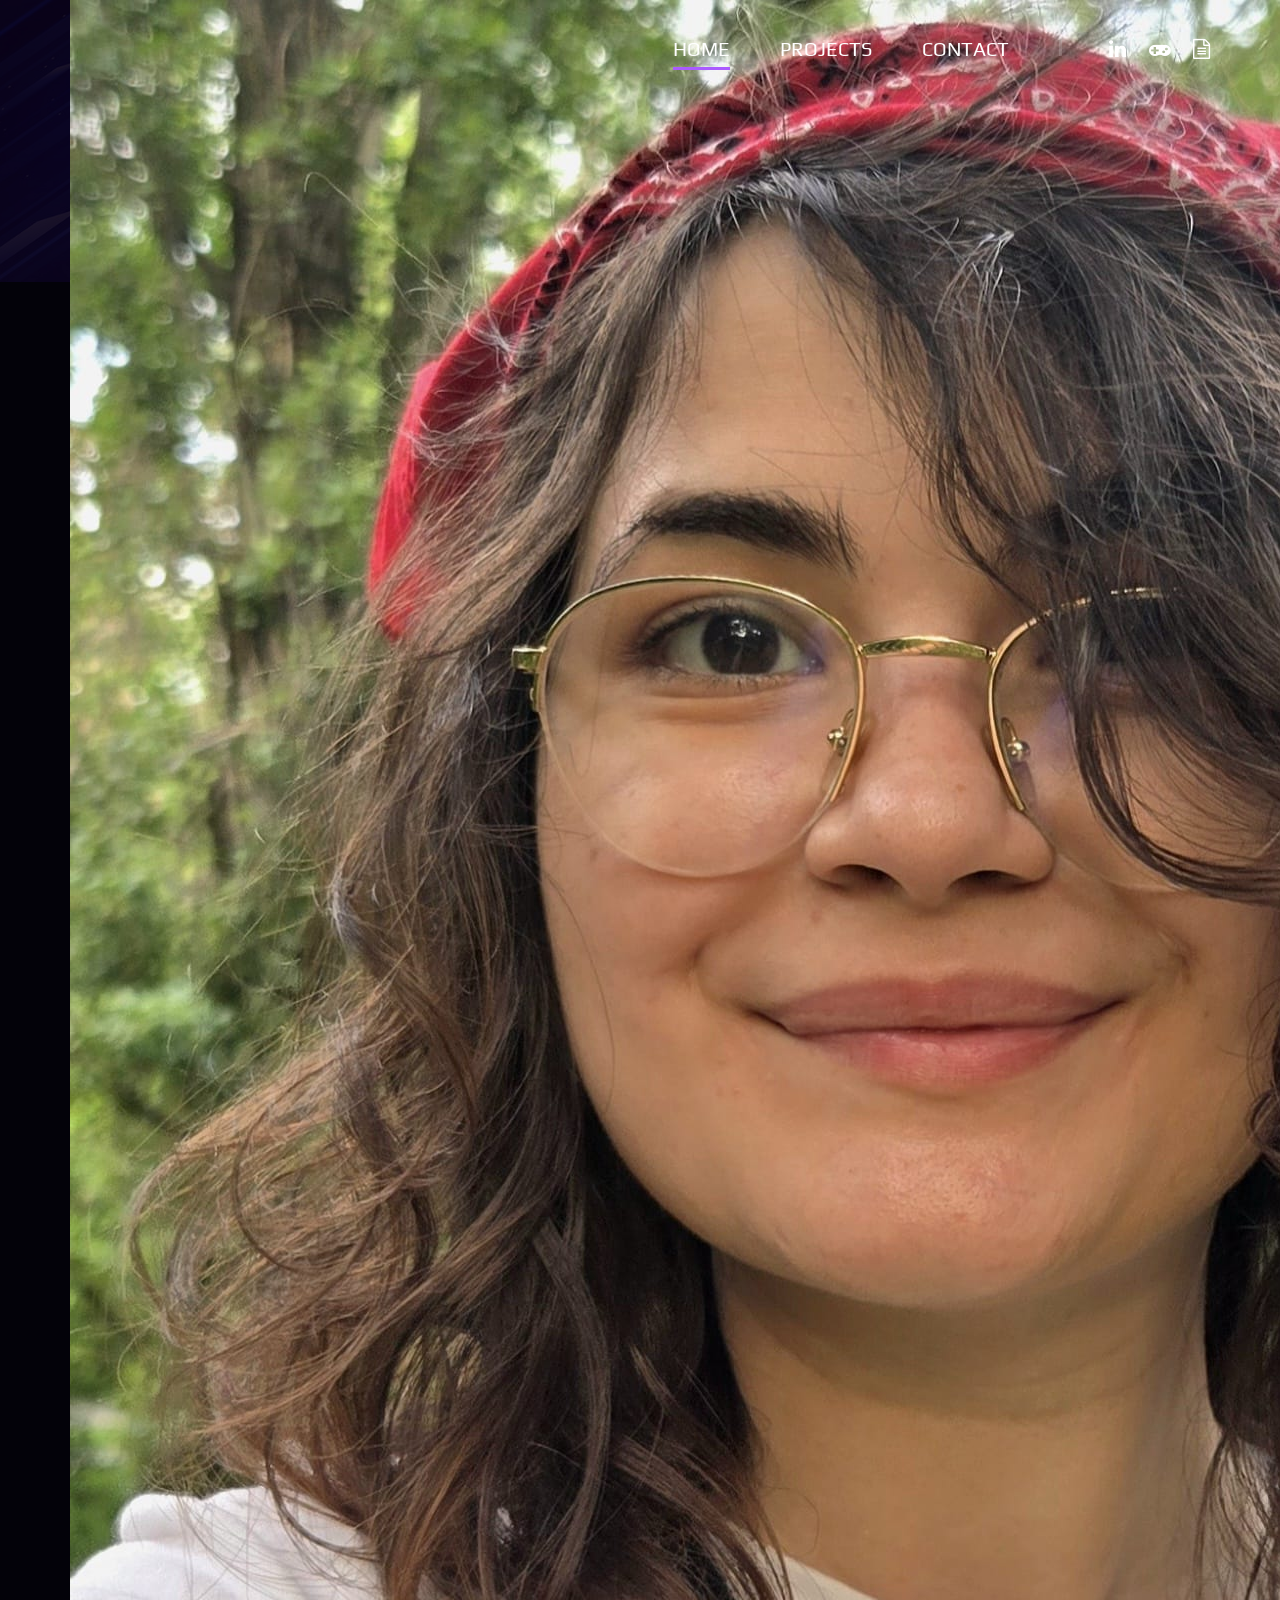
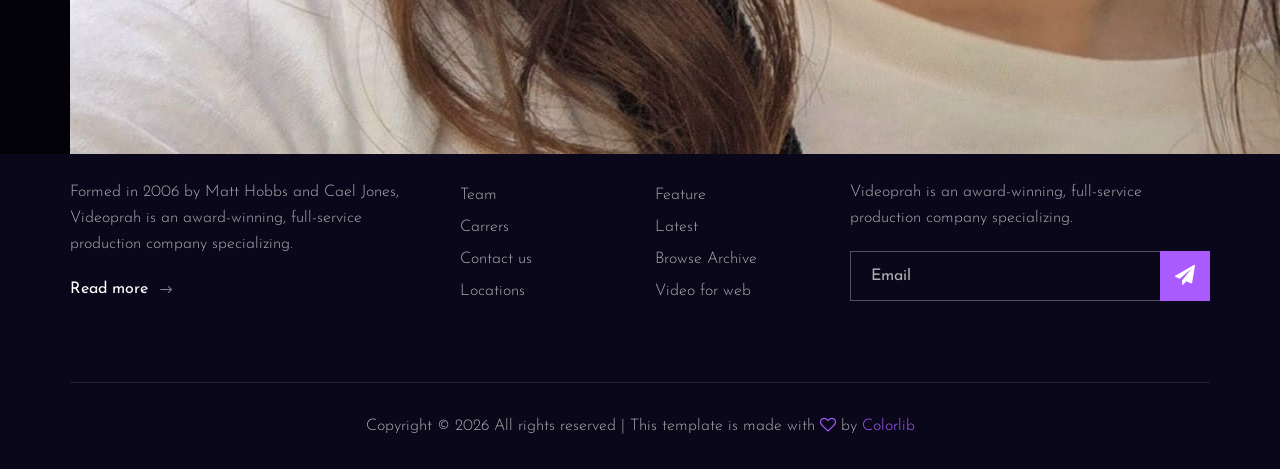
<file: portfolio-professional.html>
<!DOCTYPE html>
<html lang="zxx">

<head>
    <meta charset="UTF-8">
    <meta name="description" content="Videograph Template">
    <meta name="keywords" content="Videograph, unica, creative, html">
    <meta name="viewport" content="width=device-width, initial-scale=1.0">
    <meta http-equiv="X-UA-Compatible" content="ie=edge">
    <title>Portfolio</title>

    <!-- Google Font -->
    <link href="https://fonts.googleapis.com/css2?family=Play:wght@400;700&display=swap" rel="stylesheet">
    <link href="https://fonts.googleapis.com/css2?family=Josefin+Sans:wght@300;400;500;600;700&display=swap"
        rel="stylesheet">

    <!-- Css Styles -->
    <link rel="stylesheet" href="css/bootstrap.min.css" type="text/css">
    <link rel="stylesheet" href="css/font-awesome.min.css" type="text/css">
    <link rel="stylesheet" href="css/elegant-icons.css" type="text/css">
    <link rel="stylesheet" href="css/owl.carousel.min.css" type="text/css">
    <link rel="stylesheet" href="css/magnific-popup.css" type="text/css">
    <link rel="stylesheet" href="css/slicknav.min.css" type="text/css">
    <link rel="stylesheet" href="css/style.css" type="text/css">

    <link rel="icon" type="image/png" href="favicon.png">
</head>

<body>
    <!-- Page Preloder -->
    <div id="preloder">
        <div class="loader"></div>
    </div>

    <!-- Header Section Begin -->
    <header class="header">
        <div class="container">
            <div class="row">
                <div class="col-lg-2">
                    <div class="header__logo">
                        <a href="./index.html" class="avatar">
                            <img src="img/logo/img_avatar.jpeg" alt="">
                            <span class="logo-text">Alexandra Tudorache</span>
                        </a>
                    </div>
                </div>
                <div class="col-lg-10">
                    <div class="header__nav__option">
                        <nav class="header__nav__menu mobile-menu">
                            <ul>
                                <li class="active"><a href="./index.html">Home</a></li>
                                <li><a href="./portfolio.html">Projects</a></li>
                                <li><a href="./contact.html">Contact</a></li>
                            </ul>
                        </nav>
                        <div class="header__nav__social">
                            <a href="#"><i class="fa fa-linkedin"></i></a>
                            <a href="#"><i class="fa fa-gamepad"></i></a>
                            <a href="#"><i class="fa fa-file-text-o"></i></a>
                        </div>
                    </div>
                </div>
            </div>
            <div id="mobile-menu-wrap"></div>
        </div>
    </header>
    <!-- Header End -->

    <!-- Breadcrumb Begin -->
    <div class="breadcrumb-option spad set-bg" data-setbg="img/breadcrumb-bg.jpg">
        <div class="container">
            <div class="row">
                <div class="col-lg-12 text-center">
                    <div class="breadcrumb__text">
                        <h2>Projects</h2>
                        <div class="breadcrumb__links">
                            <a href="#">Professional</a>
                            <span>Personal</span>
                        </div>
                    </div>
                </div>
            </div>
        </div>
    </div>
    <!-- Breadcrumb End -->

    <!-- Portfolio Section Begin -->
    <section class="portfolio spad">
        <div class="container">
            <div class="row">
                <div class="col-lg-12">
                    <ul class="portfolio__filter">
                        <li class="active" data-filter="*">All</li>
                        <li data-filter=".branding">Branding</li>
                        <li data-filter=".digital-marketing">Digital marketing</li>
                        <li data-filter=".web">Web</li>
                        <li data-filter=".photography">Photography</li>
                        <li data-filter=" .ecommerce">eCommerce</li>
                    </ul>
                </div>
            </div>
            <div class="row portfolio__gallery">
                <div class="col-lg-4 col-md-6 col-sm-6 mix branding">
                    <div class="portfolio__item">
                        <div class="portfolio__item__video set-bg" data-setbg="img/portfolio/portfolio-1.jpg">
                            <a href="https://www.youtube.com/watch?v=LXb3EKWsInQ" class="play-btn video-popup"><i
                                    class="fa fa-play"></i></a>
                        </div>
                        <div class="portfolio__item__text">
                            <h4>VIP Auto Tires & Service</h4>
                            <ul>
                                <li>eCommerce</li>
                                <li>Magento</li>
                            </ul>
                        </div>
                    </div>
                </div>
                <div class="col-lg-4 col-md-6 col-sm-6 mix digital-marketing">
                    <div class="portfolio__item">
                        <div class="portfolio__item__video set-bg" data-setbg="img/portfolio/portfolio-2.jpg">
                            <a href="https://www.youtube.com/watch?v=LXb3EKWsInQ" class="play-btn video-popup"><i
                                    class="fa fa-play"></i></a>
                        </div>
                        <div class="portfolio__item__text">
                            <h4>VIP Auto Tires & Service</h4>
                            <span>Photography</span>
                        </div>
                    </div>
                </div>
                <div class="col-lg-4 col-md-6 col-sm-6 mix web">
                    <div class="portfolio__item">
                        <div class="portfolio__item__video set-bg" data-setbg="img/portfolio/portfolio-3.jpg">
                            <a href="https://www.youtube.com/watch?v=LXb3EKWsInQ" class="play-btn video-popup"><i
                                    class="fa fa-play"></i></a>
                        </div>
                        <div class="portfolio__item__text">
                            <h4>VIP Auto Tires & Service</h4>
                            <ul>
                                <li>eCommerce</li>
                                <li>Magento</li>
                            </ul>
                        </div>
                    </div>
                </div>
                <div class="col-lg-4 col-md-6 col-sm-6 mix photography">
                    <div class="portfolio__item">
                        <div class="portfolio__item__video set-bg" data-setbg="img/portfolio/portfolio-4.jpg">
                            <a href="https://www.youtube.com/watch?v=LXb3EKWsInQ" class="play-btn video-popup"><i
                                    class="fa fa-play"></i></a>
                        </div>
                        <div class="portfolio__item__text">
                            <h4>VIP Auto Tires & Service</h4>
                            <ul>
                                <li>eCommerce</li>
                                <li>Magento</li>
                            </ul>
                        </div>
                    </div>
                </div>
                <div class="col-lg-4 col-md-6 col-sm-6 mix ecommerce">
                    <div class="portfolio__item">
                        <div class="portfolio__item__video set-bg" data-setbg="img/portfolio/portfolio-5.jpg">
                            <a href="https://www.youtube.com/watch?v=LXb3EKWsInQ" class="play-btn video-popup"><i
                                    class="fa fa-play"></i></a>
                        </div>
                        <div class="portfolio__item__text">
                            <h4>VIP Auto Tires & Service</h4>
                            <span>Photography</span>
                        </div>
                    </div>
                </div>
                <div class="col-lg-4 col-md-6 col-sm-6 mix branding">
                    <div class="portfolio__item">
                        <div class="portfolio__item__video set-bg" data-setbg="img/portfolio/portfolio-6.jpg">
                            <a href="https://www.youtube.com/watch?v=LXb3EKWsInQ" class="play-btn video-popup"><i
                                    class="fa fa-play"></i></a>
                        </div>
                        <div class="portfolio__item__text">
                            <h4>VIP Auto Tires & Service</h4>
                            <ul>
                                <li>eCommerce</li>
                                <li>Magento</li>
                            </ul>
                        </div>
                    </div>
                </div>
                <div class="col-lg-4 col-md-6 col-sm-6 mix web">
                    <div class="portfolio__item">
                        <div class="portfolio__item__video set-bg" data-setbg="img/portfolio/portfolio-7.jpg">
                            <a href="https://www.youtube.com/watch?v=LXb3EKWsInQ" class="play-btn video-popup"><i
                                    class="fa fa-play"></i></a>
                        </div>
                        <div class="portfolio__item__text">
                            <h4>VIP Auto Tires & Service</h4>
                            <ul>
                                <li>eCommerce</li>
                                <li>Magento</li>
                            </ul>
                        </div>
                    </div>
                </div>
                <div class="col-lg-4 col-md-6 col-sm-6 mix photography">
                    <div class="portfolio__item">
                        <div class="portfolio__item__video set-bg" data-setbg="img/portfolio/portfolio-8.jpg">
                            <a href="https://www.youtube.com/watch?v=LXb3EKWsInQ" class="play-btn video-popup"><i
                                    class="fa fa-play"></i></a>
                        </div>
                        <div class="portfolio__item__text">
                            <h4>VIP Auto Tires & Service</h4>
                            <span>Photography</span>
                        </div>
                    </div>
                </div>
                <div class="col-lg-4 col-md-6 col-sm-6 mix ecommerce">
                    <div class="portfolio__item">
                        <div class="portfolio__item__video set-bg" data-setbg="img/portfolio/portfolio-9.jpg">
                            <a href="https://www.youtube.com/watch?v=LXb3EKWsInQ" class="play-btn video-popup"><i
                                    class="fa fa-play"></i></a>
                        </div>
                        <div class="portfolio__item__text">
                            <h4>VIP Auto Tires & Service</h4>
                            <ul>
                                <li>eCommerce</li>
                                <li>Magento</li>
                            </ul>
                        </div>
                    </div>
                </div>
            </div>
            <div class="row">
                <div class="col-lg-12">
                    <div class="pagination__option">
                        <a href="#" class="arrow__pagination left__arrow"><span class="arrow_left"></span> Prev</a>
                        <a href="#" class="number__pagination">1</a>
                        <a href="#" class="number__pagination">2</a>
                        <a href="#" class="arrow__pagination right__arrow">Next <span class="arrow_right"></span></a>
                    </div>
                </div>
            </div>
        </div>
    </section>
    <!-- Portfolio Section End -->

    <!-- Footer Section Begin -->
    <footer class="footer">
        <div class="container">
            <div class="footer__top">
                <div class="row">
                    <div class="col-lg-6 col-md-6">
                        <div class="footer__top__logo">
                            <a href="#"><img src="img/logo.png" alt=""></a>
                        </div>
                    </div>
                    <div class="col-lg-6 col-md-6">
                        <div class="footer__top__social">
                            <a href="#"><i class="fa fa-facebook"></i></a>
                            <a href="#"><i class="fa fa-twitter"></i></a>
                            <a href="#"><i class="fa fa-dribbble"></i></a>
                            <a href="#"><i class="fa fa-instagram"></i></a>
                            <a href="#"><i class="fa fa-youtube-play"></i></a>
                        </div>
                    </div>
                </div>
            </div>
            <div class="footer__option">
                <div class="row">
                    <div class="col-lg-4 col-md-6 col-sm-6">
                        <div class="footer__option__item">
                            <h5>About us</h5>
                            <p>Formed in 2006 by Matt Hobbs and Cael Jones, Videoprah is an award-winning, full-service
                                production company specializing.</p>
                            <a href="#" class="read__more">Read more <span class="arrow_right"></span></a>
                        </div>
                    </div>
                    <div class="col-lg-2 col-md-3 col-sm-3">
                        <div class="footer__option__item">
                            <h5>Who we are</h5>
                            <ul>
                                <li><a href="#">Team</a></li>
                                <li><a href="#">Carrers</a></li>
                                <li><a href="#">Contact us</a></li>
                                <li><a href="#">Locations</a></li>
                            </ul>
                        </div>
                    </div>
                    <div class="col-lg-2 col-md-3 col-sm-3">
                        <div class="footer__option__item">
                            <h5>Our work</h5>
                            <ul>
                                <li><a href="#">Feature</a></li>
                                <li><a href="#">Latest</a></li>
                                <li><a href="#">Browse Archive</a></li>
                                <li><a href="#">Video for web</a></li>
                            </ul>
                        </div>
                    </div>
                    <div class="col-lg-4 col-md-12">
                        <div class="footer__option__item">
                            <h5>Newsletter</h5>
                            <p>Videoprah is an award-winning, full-service production company specializing.</p>
                            <form action="#">
                                <input type="text" placeholder="Email">
                                <button type="submit"><i class="fa fa-send"></i></button>
                            </form>
                        </div>
                    </div>
                </div>
            </div>
            <div class="footer__copyright">
                <div class="row">
                    <div class="col-lg-12 text-center">
                        <!-- Link back to Colorlib can't be removed. Template is licensed under CC BY 3.0. -->
                        <p class="footer__copyright__text">Copyright &copy;
                            <script>
                                document.write(new Date().getFullYear());
                            </script>
                            All rights reserved | This template is made with <i class="fa fa-heart-o"
                                aria-hidden="true"></i> by <a href="https://colorlib.com" target="_blank">Colorlib</a>
                        </p>
                        <!-- Link back to Colorlib can't be removed. Template is licensed under CC BY 3.0. -->
                    </div>
                </div>
            </div>
        </div>
    </footer>
    <!-- Footer Section End -->

    <!-- Js Plugins -->
    <script src="js/jquery-3.3.1.min.js"></script>
    <script src="js/bootstrap.min.js"></script>
    <script src="js/jquery.magnific-popup.min.js"></script>
    <script src="js/mixitup.min.js"></script>
    <script src="js/masonry.pkgd.min.js"></script>
    <script src="js/jquery.slicknav.js"></script>
    <script src="js/owl.carousel.min.js"></script>
    <script src="js/main.js"></script>
</body>

</html>
</file>
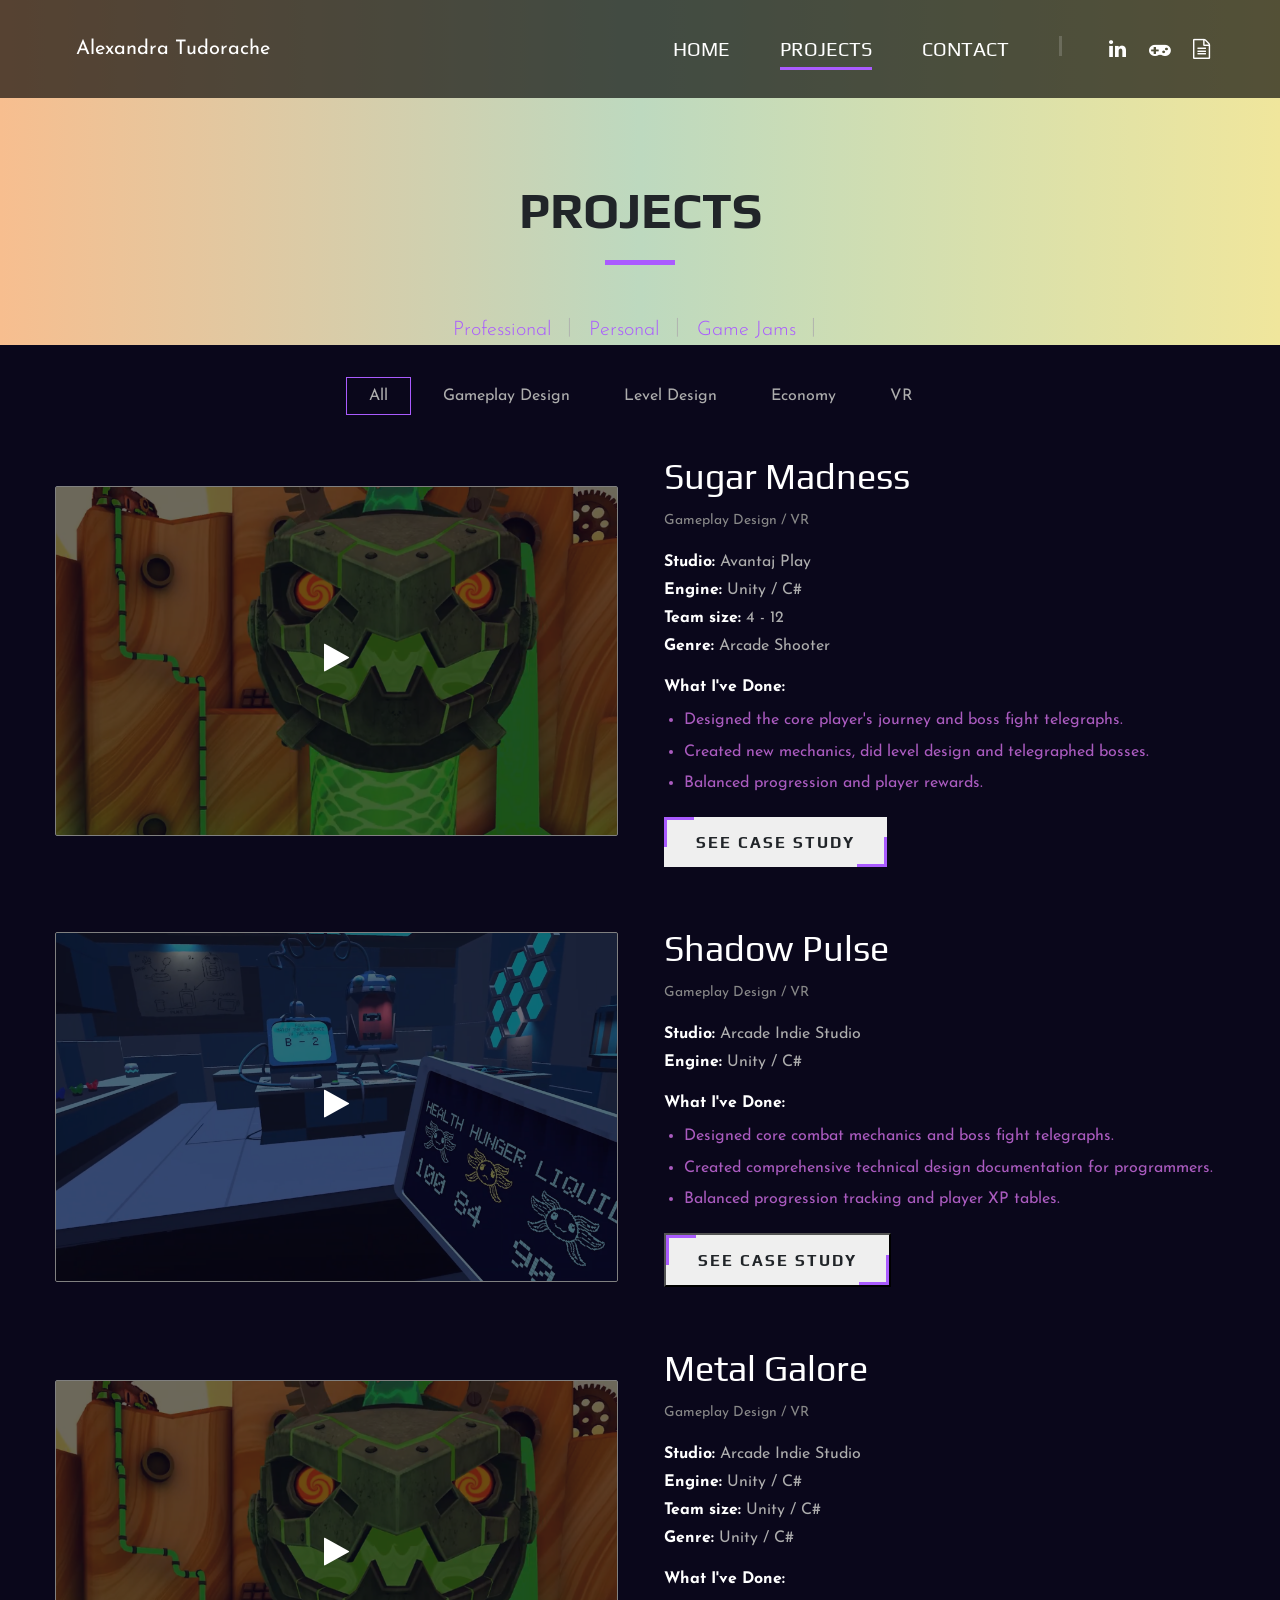
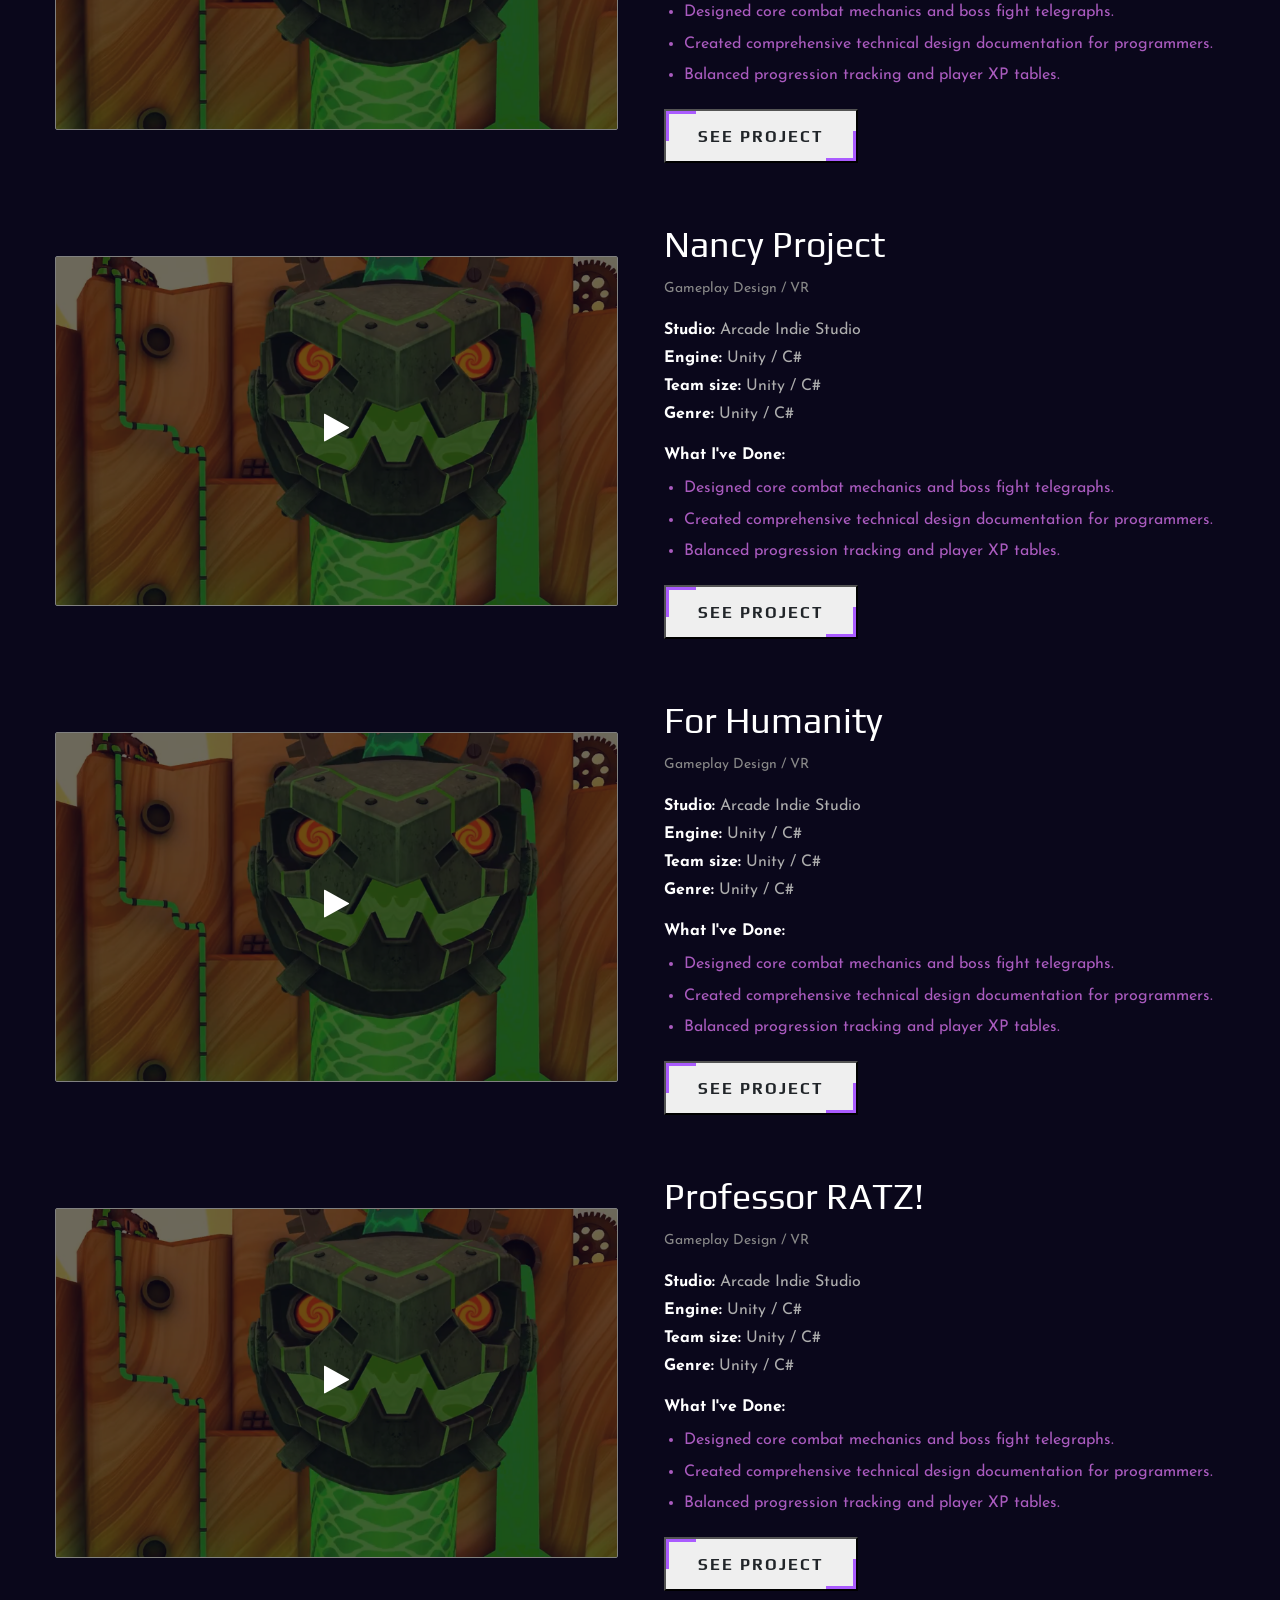
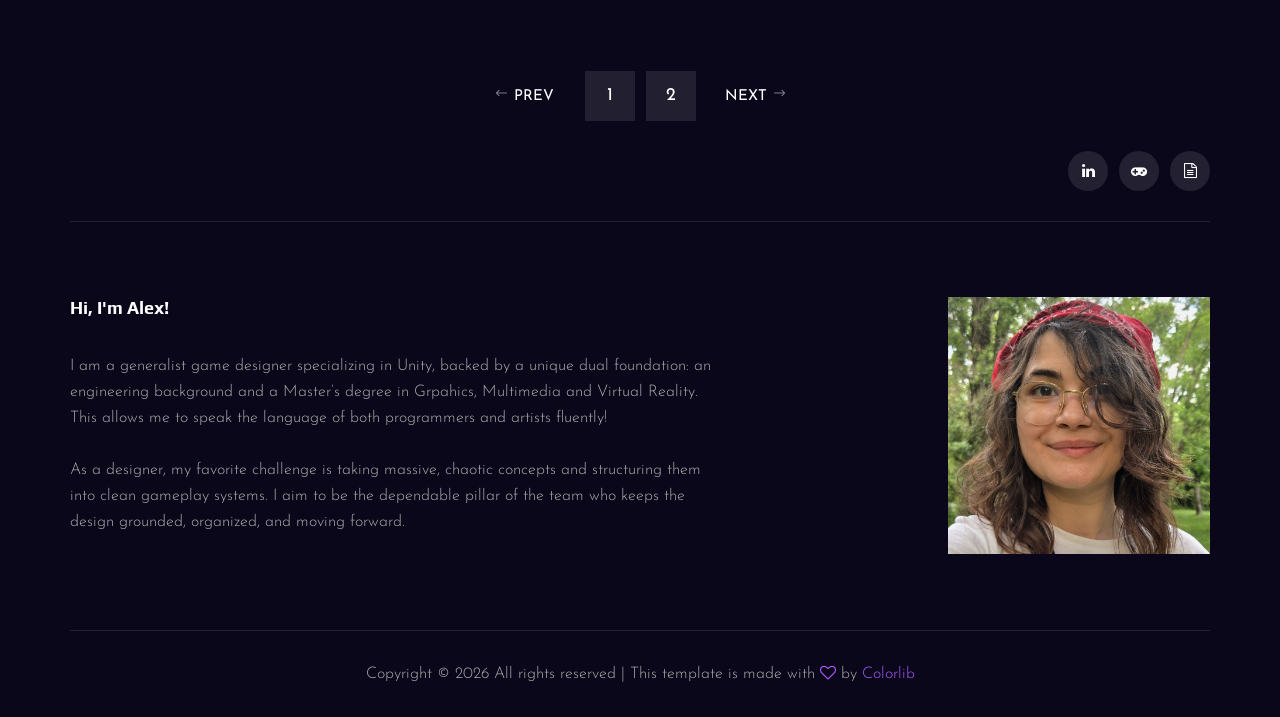
<file: portfolio.html>
<!DOCTYPE html>
<html lang="zxx">

<head>
    <meta charset="UTF-8">
    <meta name="description" content="Videograph Template">
    <meta name="keywords" content="Videograph, unica, creative, html">
    <meta name="viewport" content="width=device-width, initial-scale=1.0">
    <meta http-equiv="X-UA-Compatible" content="ie=edge">
    <title>Videograph | Template</title>

    <!-- Google Font -->
    <link href="https://fonts.googleapis.com/css2?family=Play:wght@400;700&display=swap" rel="stylesheet">
    <link href="https://fonts.googleapis.com/css2?family=Josefin+Sans:wght@300;400;500;600;700&display=swap"
        rel="stylesheet">

    <!-- Css Styles -->
    <link rel="stylesheet" href="css/bootstrap.min.css" type="text/css">
    <link rel="stylesheet" href="css/font-awesome.min.css" type="text/css">
    <link rel="stylesheet" href="css/elegant-icons.css" type="text/css">
    <link rel="stylesheet" href="css/owl.carousel.min.css" type="text/css">
    <link rel="stylesheet" href="css/magnific-popup.css" type="text/css">
    <link rel="stylesheet" href="css/slicknav.min.css" type="text/css">
    <link rel="stylesheet" href="css/style.css" type="text/css">

    <link rel="icon" type="image/png" href="favicon.png">
</head>

<body>
    <!-- Page Preloder -->
    <div id="preloder">
        <div class="loader"></div>
    </div>

    <!-- Header. Put this script on any page where you want the header -->
    <!-- NOTE: If you need to edit the header, edit the code in js/nav.js! -->
    <script src="js/nav.js"></script>
    
    <!-- Breadcrumb Begin -->
    <div class="breadcrumb-option spad" style="background: linear-gradient(90deg,rgba(247, 190, 143, 1) 0%, rgba(189, 217, 191, 1) 50%, rgba(240, 230, 156, 1) 100%)">
        <div class="container">
            <div class="row">
                <div class="col-lg-12 text-center">
                    <div class="breadcrumb__text">
                        <div class="section-title center-title">
                        <h2 style="color: #212529;">Projects</h2>
                    </div>
                        <div class="breadcrumb__links">
                            <a href="./portfolio-professional.html">Professional</a>
                            <a href="./portfolio-personal.html">Personal</a>
                            <a href="./portfolio-personal.html">Game Jams</a>
                        </div>
                    </div>
                </div>
            </div>
        </div>
    </div>
    <!-- Breadcrumb End -->



    <!-- Portfolio Section Begin -->
    <section class="portfolio spad">
        <div class="container">
            <div class="row">
                <div class="col-lg-12">
                    <ul class="portfolio__filter">
                        <li onclick="onFilterClick(event)" class="active" data-filter="">All</li>
                        <li onclick="onFilterClick(event)" data-filter=".gameplay">Gameplay Design</li>
                        <li onclick="onFilterClick(event)" data-filter=".level-design">Level Design</li>
                        <li onclick="onFilterClick(event)" data-filter=".economy">Economy</li>
                        <li onclick="onFilterClick(event)" data-filter=".vr">VR</li>
                        <!-- <li onclick="onFilterClick(event)" data-filter=" .ecommerce">eCommerce</li> -->
                    </ul>
                </div>
            </div>
             <!-- One project begin -->
            <div class="mix gameplay-design vr flex row gap-1  gameplay level-design economy vr" style="align-items: center; margin-bottom: 60px;">
                <!-- Left Side: Image Container -->
                <div class="video-thumbnail" style="flex: 50; height: 350px; overflow: hidden; position: relative;">
                    <img src="img/portfolio/home/sm_sourpent.png" >
                    <!-- Play Button -->
                    <a href="video/SM_gameplayactionmp4.mp4" style="position: absolute; top: 50%; left: 50%; transform: translate(-50%, -50%); z-index: 10;">
                        <i class="fa fa-play"></i>   
                    </a>
                </div>
    
                <!-- Right Side: Text Container (Cleaned up classes to stop vertical stretching) -->
                <div style="flex: 50; padding-left: 30px; display: block;">
        
                    <!-- Project Title -->
                    <h2 style="margin: 0 0 10px 0; color: #fff;">Sugar Madness</h2>
                    <p style="margin: 0 0 15px 0; color: #888; font-size: 14px;">Gameplay Design / VR</p>
        
                    <!-- Project Meta Details -->
                    <div style="margin-bottom: 20px; line-height: 1.6;">
                        <p style="margin: 0 0 2px 0;"><strong style="color: #fff;">Studio:</strong> Avantaj Play</p>
                        <p style="margin: 0 0 2px 0;"><strong style="color: #fff;">Engine:</strong> Unity / C#</p>
                        <p style="margin: 0 0 2px 0;"><strong style="color: #fff;">Team size:</strong> 4 - 12</p>
                        <p style="margin: 0 0 2px 0;"><strong style="color: #fff;">Genre:</strong> Arcade Shooter</p>
            
                        <p style="margin: 15px 0 8px 0;"><strong style="color: #fff;">What I've Done:</strong></p>
                        <ul style="padding-left: 20px; margin: 0;">
                            <li style="margin-bottom: 6px; color:#AA5BBF;">Designed the core player's journey and boss fight telegraphs.</li>
                            <li style="margin-bottom: 6px; color:#AA5BBF;">Created new mechanics, did level design and telegraphed bosses.</li>
                            <li style="margin-bottom: 6px; color:#AA5BBF;">Balanced progression and player rewards.</li>
                        </ul>
                    </div>
                    <!-- Action Button -->
                    <a href="./sugar-madness-case-study.html" class="primary-btn" style="margin: 0; color:#212529; background-color: #EFEFEF;">See Case Study</a>
                </div>
            </div>
            <!-- One project end -->
            <!-- One project begin -->
            <div class="mix gameplay-design vr flex row gap-1   gameplay vr" style="align-items: center; margin-bottom: 60px;">
                <!-- Left Side: Image Container -->
                <div class="video-thumbnail" style="flex: 50; height: 350px; overflow: hidden; position: relative;">
                    <img src="img/work/nancy.png" >
                    <!-- Play Button -->
                    <a href="https://www.youtube.com/watch?v=LXb3EKWsInQ" class="play-btn video-popup" style="position: absolute; top: 50%; left: 50%; transform: translate(-50%, -50%); z-index: 10;">
                        <i class="fa fa-play"></i>   
                    </a>
                </div>
    
                <!-- Right Side: Text Container (Cleaned up classes to stop vertical stretching) -->
                <div style="flex: 50; padding-left: 30px; display: block;">
        
                    <!-- Project Title -->
                    <h2 style="margin: 0 0 10px 0; color: #fff;">Shadow Pulse</h2>
                    <p style="margin: 0 0 15px 0; color: #888; font-size: 14px;">Gameplay Design / VR</p>
        
                    <!-- Project Meta Details -->
                    <div style="margin-bottom: 20px; line-height: 1.6;">
                        <p style="margin: 0 0 2px 0;"><strong style="color: #fff;">Studio:</strong> Arcade Indie Studio</p>
                        <p style="margin: 0 0 2px 0;"><strong style="color: #fff;">Engine:</strong> Unity / C#</p>
            
                        <p style="margin: 15px 0 8px 0;"><strong style="color: #fff;">What I've Done:</strong></p>
                        <ul style="padding-left: 20px; margin: 0;">
                            <li style="margin-bottom: 6px; color:#AA5BBF;">Designed core combat mechanics and boss fight telegraphs.</li>
                            <li style="margin-bottom: 6px; color:#AA5BBF;">Created comprehensive technical design documentation for programmers.</li>
                            <li style="margin-bottom: 6px; color:#AA5BBF;">Balanced progression tracking and player XP tables.</li>
                        </ul>
                    </div>
                    <!-- Action Button -->
                    <button class="primary-btn" style="margin: 0; color:#212529;">See Case Study</button>
                </div>
            </div>
            <!-- One project end -->
            <!-- One project begin -->
            <div class="mix gameplay-design vr flex row gap-1   gameplay economy" style="align-items: center; margin-bottom: 60px;">
                <!-- Left Side: Image Container -->
                <div class="video-thumbnail" style="flex: 50; height: 350px; overflow: hidden; position: relative;">
                    <img src="img/portfolio/home/sm_sourpent.png" >
                    <!-- Play Button -->
                    <a href="https://www.youtube.com/watch?v=LXb3EKWsInQ" class="play-btn video-popup" style="position: absolute; top: 50%; left: 50%; transform: translate(-50%, -50%); z-index: 10;">
                        <i class="fa fa-play"></i>   
                    </a>
                </div>
    
                <!-- Right Side: Text Container (Cleaned up classes to stop vertical stretching) -->
                <div style="flex: 50; padding-left: 30px; display: block;">
        
                    <!-- Project Title -->
                    <h2 style="margin: 0 0 10px 0; color: #fff;">Metal Galore</h2>
                    <p style="margin: 0 0 15px 0; color: #888; font-size: 14px;">Gameplay Design / VR</p>
        
                    <!-- Project Meta Details -->
                    <div style="margin-bottom: 20px; line-height: 1.6;">
                        <p style="margin: 0 0 2px 0;"><strong style="color: #fff;">Studio:</strong> Arcade Indie Studio</p>
                        <p style="margin: 0 0 2px 0;"><strong style="color: #fff;">Engine:</strong> Unity / C#</p>
                        <p style="margin: 0 0 2px 0;"><strong style="color: #fff;">Team size:</strong> Unity / C#</p>
                        <p style="margin: 0 0 2px 0;"><strong style="color: #fff;">Genre:</strong> Unity / C#</p>
            
                        <p style="margin: 15px 0 8px 0;"><strong style="color: #fff;">What I've Done:</strong></p>
                        <ul style="padding-left: 20px; margin: 0;">
                            <li style="margin-bottom: 6px; color:#AA5BBF;">Designed core combat mechanics and boss fight telegraphs.</li>
                            <li style="margin-bottom: 6px; color:#AA5BBF;">Created comprehensive technical design documentation for programmers.</li>
                            <li style="margin-bottom: 6px; color:#AA5BBF;">Balanced progression tracking and player XP tables.</li>
                        </ul>
                    </div>
                    <!-- Action Button -->
                    <button class="primary-btn" style="margin: 0; color:#212529;">See Project</button>
                </div>
            </div>
            <!-- One project end -->
            <!-- One project begin -->
            <div class="mix gameplay-design vr flex row gap-1   gameplay" style="align-items: center; margin-bottom: 60px;">
                <!-- Left Side: Image Container -->
                <div class="video-thumbnail" style="flex: 50; height: 350px; overflow: hidden; position: relative;">
                    <img src="img/portfolio/home/sm_sourpent.png" >
                    <!-- Play Button -->
                    <a href="https://www.youtube.com/watch?v=LXb3EKWsInQ" class="play-btn video-popup" style="position: absolute; top: 50%; left: 50%; transform: translate(-50%, -50%); z-index: 10;">
                        <i class="fa fa-play"></i>   
                    </a>
                </div>
    
                <!-- Right Side: Text Container (Cleaned up classes to stop vertical stretching) -->
                <div style="flex: 50; padding-left: 30px; display: block;">
        
                    <!-- Project Title -->
                    <h2 style="margin: 0 0 10px 0; color: #fff;">Nancy Project</h2>
                    <p style="margin: 0 0 15px 0; color: #888; font-size: 14px;">Gameplay Design / VR</p>
        
                    <!-- Project Meta Details -->
                    <div style="margin-bottom: 20px; line-height: 1.6;">
                        <p style="margin: 0 0 2px 0;"><strong style="color: #fff;">Studio:</strong> Arcade Indie Studio</p>
                        <p style="margin: 0 0 2px 0;"><strong style="color: #fff;">Engine:</strong> Unity / C#</p>
                        <p style="margin: 0 0 2px 0;"><strong style="color: #fff;">Team size:</strong> Unity / C#</p>
                        <p style="margin: 0 0 2px 0;"><strong style="color: #fff;">Genre:</strong> Unity / C#</p>
            
                        <p style="margin: 15px 0 8px 0;"><strong style="color: #fff;">What I've Done:</strong></p>
                        <ul style="padding-left: 20px; margin: 0;">
                            <li style="margin-bottom: 6px; color:#AA5BBF;">Designed core combat mechanics and boss fight telegraphs.</li>
                            <li style="margin-bottom: 6px; color:#AA5BBF;">Created comprehensive technical design documentation for programmers.</li>
                            <li style="margin-bottom: 6px; color:#AA5BBF;">Balanced progression tracking and player XP tables.</li>
                        </ul>
                    </div>
                    <!-- Action Button -->
                    <button class="primary-btn" style="margin: 0; color:#212529;">See Project</button>
                </div>
            </div>
            <!-- One project end -->
            <!-- One project begin -->
            <div class="mix gameplay-design vr flex row gap-1   gameplay level-design economy" style="align-items: center; margin-bottom: 60px;">
                <!-- Left Side: Image Container -->
                <div class="video-thumbnail" style="flex: 50; height: 350px; overflow: hidden; position: relative;">
                    <img src="img/portfolio/home/sm_sourpent.png" >
                    <!-- Play Button -->
                    <a href="https://www.youtube.com/watch?v=LXb3EKWsInQ" class="play-btn video-popup" style="position: absolute; top: 50%; left: 50%; transform: translate(-50%, -50%); z-index: 10;">
                        <i class="fa fa-play"></i>   
                    </a>
                </div>
    
                <!-- Right Side: Text Container (Cleaned up classes to stop vertical stretching) -->
                <div style="flex: 50; padding-left: 30px; display: block;">
        
                    <!-- Project Title -->
                    <h2 style="margin: 0 0 10px 0; color: #fff;">For Humanity</h2>
                    <p style="margin: 0 0 15px 0; color: #888; font-size: 14px;">Gameplay Design / VR</p>
        
                    <!-- Project Meta Details -->
                    <div style="margin-bottom: 20px; line-height: 1.6;">
                        <p style="margin: 0 0 2px 0;"><strong style="color: #fff;">Studio:</strong> Arcade Indie Studio</p>
                        <p style="margin: 0 0 2px 0;"><strong style="color: #fff;">Engine:</strong> Unity / C#</p>
                        <p style="margin: 0 0 2px 0;"><strong style="color: #fff;">Team size:</strong> Unity / C#</p>
                        <p style="margin: 0 0 2px 0;"><strong style="color: #fff;">Genre:</strong> Unity / C#</p>
            
                        <p style="margin: 15px 0 8px 0;"><strong style="color: #fff;">What I've Done:</strong></p>
                        <ul style="padding-left: 20px; margin: 0;">
                            <li style="margin-bottom: 6px; color:#AA5BBF;">Designed core combat mechanics and boss fight telegraphs.</li>
                            <li style="margin-bottom: 6px; color:#AA5BBF;">Created comprehensive technical design documentation for programmers.</li>
                            <li style="margin-bottom: 6px; color:#AA5BBF;">Balanced progression tracking and player XP tables.</li>
                        </ul>
                    </div>
                    <!-- Action Button -->
                    <button class="primary-btn" style="margin: 0; color:#212529;">See Project</button>
                </div>
            </div>
            <!-- One project end -->
            <!-- One project begin -->
            <div class="mix gameplay-design vr flex row gap-1   gameplay economy" style="align-items: center; margin-bottom: 60px;">
                <!-- Left Side: Image Container -->
                <div class="video-thumbnail" style="flex: 50; height: 350px; overflow: hidden; position: relative;">
                    <img src="img/portfolio/home/sm_sourpent.png" >
                    <!-- Play Button -->
                    <a href="https://www.youtube.com/watch?v=LXb3EKWsInQ" class="play-btn video-popup" style="position: absolute; top: 50%; left: 50%; transform: translate(-50%, -50%); z-index: 10;">
                        <i class="fa fa-play"></i>   
                    </a>
                </div>
    
                <!-- Right Side: Text Container (Cleaned up classes to stop vertical stretching) -->
                <div style="flex: 50; padding-left: 30px; display: block;">
        
                    <!-- Project Title -->
                    <h2 style="margin: 0 0 10px 0; color: #fff;">Professor RATZ!</h2>
                    <p style="margin: 0 0 15px 0; color: #888; font-size: 14px;">Gameplay Design / VR</p>
        
                    <!-- Project Meta Details -->
                    <div style="margin-bottom: 20px; line-height: 1.6;">
                        <p style="margin: 0 0 2px 0;"><strong style="color: #fff;">Studio:</strong> Arcade Indie Studio</p>
                        <p style="margin: 0 0 2px 0;"><strong style="color: #fff;">Engine:</strong> Unity / C#</p>
                        <p style="margin: 0 0 2px 0;"><strong style="color: #fff;">Team size:</strong> Unity / C#</p>
                        <p style="margin: 0 0 2px 0;"><strong style="color: #fff;">Genre:</strong> Unity / C#</p>
            
                        <p style="margin: 15px 0 8px 0;"><strong style="color: #fff;">What I've Done:</strong></p>
                        <ul style="padding-left: 20px; margin: 0;">
                            <li style="margin-bottom: 6px; color:#AA5BBF;">Designed core combat mechanics and boss fight telegraphs.</li>
                            <li style="margin-bottom: 6px; color:#AA5BBF;">Created comprehensive technical design documentation for programmers.</li>
                            <li style="margin-bottom: 6px; color:#AA5BBF;">Balanced progression tracking and player XP tables.</li>
                        </ul>
                    </div>
                    <!-- Action Button -->
                    <button class="primary-btn" style="margin: 0; color:#212529;">See Project</button>
                </div>
            </div>
            <!-- One project end -->














            <div class="row">
                <div class="col-lg-12">
                    <div class="pagination__option">
                        <a href="#" class="arrow__pagination left__arrow"><span class="arrow_left"></span> Prev</a>
                        <a href="#" class="number__pagination">1</a>
                        <a href="#" class="number__pagination">2</a>
                        <a href="#" class="arrow__pagination right__arrow">Next <span class="arrow_right"></span></a>
                    </div>
                </div>
            </div>
        </div>
    </section>
    <!-- Portfolio Section End -->

    <!-- Footer Section Begin -->
   <footer class="footer">
        <div class="container">
            <div class="footer__top">
                <div class="row">
                    <div class="col-lg-6 col-md-6">
                        <div class="footer__top__logo">
                            <!-- <a href="#"><img src="img/logo.png" alt=""></a> -->
                        </div>
                    </div>
                    <div class="col-lg-6 col-md-6">
                        <div class="footer__top__social">
                            <a href="#"><i class="fa fa-linkedin"></i></a>
                            <a href="#"><i class="fa fa-gamepad"></i></a>
                            <a href="#"><i class="fa fa-file-text-o"></i></a>
                        </div>
                    </div>
                </div>
            </div>
            <div class="footer__option">
                <div class="row">
                    <div class="col-lg-7 col-md-6 col-sm-6">
                        <div class="footer__option__item">
                            <h5>Hi, I'm Alex!</h5>
                            <p>
                                I am a generalist game designer specializing in Unity, backed by a unique dual foundation: an engineering background and a Master’s degree in Grpahics, Multimedia and Virtual Reality. This allows me to speak the language of both programmers and artists fluently!
                                <br><br>
                                As a designer, my favorite challenge is taking massive, chaotic concepts and structuring them into clean gameplay systems. I aim to be the dependable pillar of the team who keeps the design grounded, organized, and moving forward.
                            </p>
                        </div>
                    </div>
                    <!-- <!-- <!-- <div class="col-lg-2 col-md-3 col-sm-3">
                        <div class="footer__option__item">
                            <h5>Who we are</h5>
                            <ul>
                                <li><a href="#">Team</a></li>
                                <li><a href="#">Carrers</a></li>
                                <li><a href="#">Contact us</a></li>
                                <li><a href="#">Locations</a></li>
                            </ul>
                        </div>
                    </div> -->
                    <div class="col-lg-2 col-md-3 col-sm-3">
                        <div class="footer__option__item">
                            <!-- <h5>Our work</h5>
                            <ul>
                                <li><a href="#">Feature</a></li>
                                <li><a href="#">Latest</a></li>
                                <li><a href="#">Browse Archive</a></li>
                                <li><a href="#">Video for web</a></li>
                            </ul> -->
                        </div>
                    </div>
                    <div class="col-lg-3 col-md-12">
                        <img src="img/logo/img_avatar.jpeg" alt="" style="max-width: 100%; width: 100%;">
                        <!-- <div class="footer__option__item"> -->
                            
                            <!-- <h5>Newsletter</h5>
                            <p>Videoprah is an award-winning, full-service production company specializing.</p>
                            <form action="#">
                                <input type="text" placeholder="Email">
                                <button type="submit"><i class="fa fa-send"></i></button>
                            </form> -->
                        <!-- </div> -->
                    </div>
                </div>
            </div>
            <div class="footer__copyright">
                <div class="row">
                    <div class="col-lg-12 text-center">
                        <!-- Link back to Colorlib can't be removed. Template is licensed under CC BY 3.0. -->
                        <p class="footer__copyright__text">Copyright &copy;
                            <script>
                                document.write(new Date().getFullYear());
                            </script>
                            All rights reserved | This template is made with <i class="fa fa-heart-o"
                                aria-hidden="true"></i> by <a href="https://colorlib.com" target="_blank">Colorlib</a>
                        </p>
                        <!-- Link back to Colorlib can't be removed. Template is licensed under CC BY 3.0. -->
                    </div>
                </div>
            </div>
        </div>
    </footer>
    <!-- Footer Section End -->

    <!-- Js Plugins -->
    <script src="js/jquery-3.3.1.min.js"></script>
    <script src="js/bootstrap.min.js"></script>
    <script src="js/jquery.magnific-popup.min.js"></script>
    <script src="js/mixitup.min.js"></script>
    <script src="js/masonry.pkgd.min.js"></script>
    <script src="js/jquery.slicknav.js"></script>
    <script src="js/owl.carousel.min.js"></script>
    <script src="js/main.js"></script>
    <script>

        function onFilterClick(event) {
            
            const elem = event.target
            const filterQuery = elem.getAttribute('data-filter')
            console.log({filterQuery})

            // First hide all gameplay-design divs
            for (const elem of document.querySelectorAll('.gameplay-design')) {
                elem.classList.add('hidden')
            }

            // Then show only divs matching the filter
            // document.querySelectorAll('.gameplay-design' + filterQuery).forEach(elem => elem.style.display = '')
            for (const elem of document.querySelectorAll('.gameplay-design' + filterQuery)) {
                elem.classList.remove('hidden')
            }
        }
        
    </script>
</body>

</html>
</file>
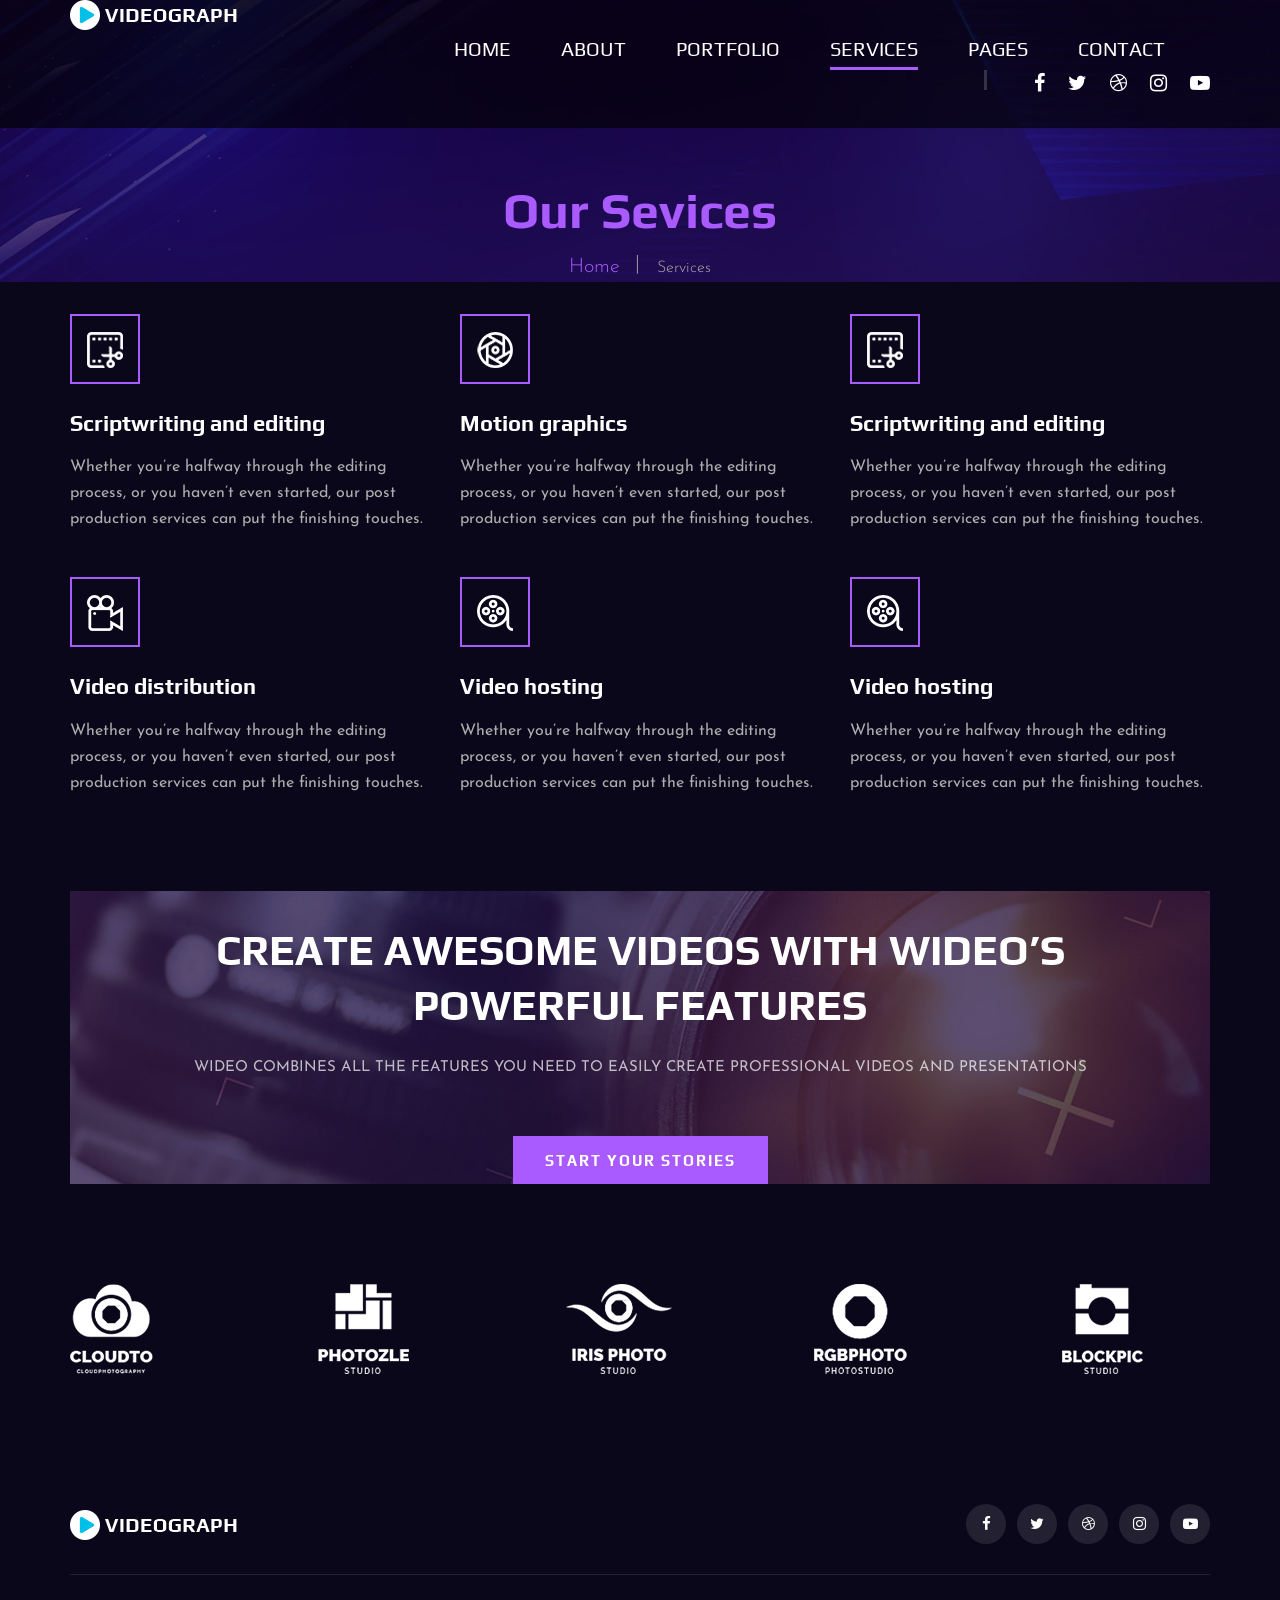
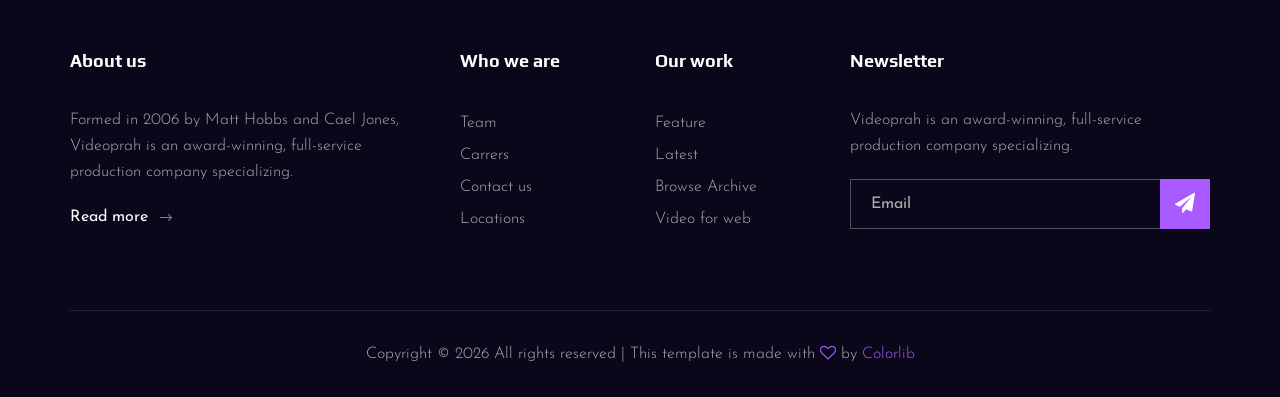
<file: services.html>
<!DOCTYPE html>
<html lang="zxx">

<head>
    <meta charset="UTF-8">
    <meta name="description" content="Videograph Template">
    <meta name="keywords" content="Videograph, unica, creative, html">
    <meta name="viewport" content="width=device-width, initial-scale=1.0">
    <meta http-equiv="X-UA-Compatible" content="ie=edge">
    <title>Videograph | Template</title>

    <!-- Google Font -->
    <link href="https://fonts.googleapis.com/css2?family=Play:wght@400;700&display=swap" rel="stylesheet">
    <link href="https://fonts.googleapis.com/css2?family=Josefin+Sans:wght@300;400;500;600;700&display=swap"
        rel="stylesheet">

    <!-- Css Styles -->
    <link rel="stylesheet" href="css/bootstrap.min.css" type="text/css">
    <link rel="stylesheet" href="css/font-awesome.min.css" type="text/css">
    <link rel="stylesheet" href="css/elegant-icons.css" type="text/css">
    <link rel="stylesheet" href="css/owl.carousel.min.css" type="text/css">
    <link rel="stylesheet" href="css/magnific-popup.css" type="text/css">
    <link rel="stylesheet" href="css/slicknav.min.css" type="text/css">
    <link rel="stylesheet" href="css/style.css" type="text/css">

    <link rel="icon" type="image/png" href="favicon.png">
</head>

<body>
    <!-- Page Preloder -->
    <div id="preloder">
        <div class="loader"></div>
    </div>

    <!-- Header Section Begin -->
    <header class="header">
        <div class="container">
            <div class="row">
                <div class="col-lg-2">
                    <div class="header__logo">
                        <a href="./index.html"><img src="img/logo.png" alt=""></a>
                    </div>
                </div>
                <div class="col-lg-10">
                    <div class="header__nav__option">
                        <nav class="header__nav__menu mobile-menu">
                            <ul>
                                <li><a href="./index.html">Home</a></li>
                                <li><a href="./about.html">About</a></li>
                                <li><a href="./portfolio.html">Portfolio</a></li>
                                <li class="active"><a href="./services.html">Services</a></li>
                                <li><a href="#">Pages</a>
                                    <ul class="dropdown">
                                        <li><a href="./about.html">About</a></li>
                                        <li><a href="./portfolio.html">Portfolio</a></li>
                                        <li><a href="./blog.html">Blog</a></li>
                                        <li><a href="./blog-details.html">Blog Details</a></li>
                                    </ul>
                                </li>
                                <li><a href="./contact.html">Contact</a></li>
                            </ul>
                        </nav>
                        <div class="header__nav__social">
                            <a href="#"><i class="fa fa-facebook"></i></a>
                            <a href="#"><i class="fa fa-twitter"></i></a>
                            <a href="#"><i class="fa fa-dribbble"></i></a>
                            <a href="#"><i class="fa fa-instagram"></i></a>
                            <a href="#"><i class="fa fa-youtube-play"></i></a>
                        </div>
                    </div>
                </div>
            </div>
            <div id="mobile-menu-wrap"></div>
        </div>
    </header>
    <!-- Header End -->

    <!-- Breadcrumb Begin -->
    <div class="breadcrumb-option spad set-bg" data-setbg="img/breadcrumb-bg.jpg">
        <div class="container">
            <div class="row">
                <div class="col-lg-12 text-center">
                    <div class="breadcrumb__text">
                        <h2>Our Sevices</h2>
                        <div class="breadcrumb__links">
                            <a href="#">Home</a>
                            <span>Services</span>
                        </div>
                    </div>
                </div>
            </div>
        </div>
    </div>
    <!-- Breadcrumb End -->

    <!-- Services Section Begin -->
    <section class="services-page spad">
        <div class="container">
            <div class="row">
                <div class="col-lg-4 col-md-6 col-sm-6">
                    <div class="services__item">
                        <div class="services__item__icon">
                            <img src="img/icons/si-2.png" alt="">
                        </div>
                        <h4>Scriptwriting and editing</h4>
                        <p>Whether you’re halfway through the editing process, or you haven’t even started, our post
                            production services can put the finishing touches.</p>
                    </div>
                </div>
                <div class="col-lg-4 col-md-6 col-sm-6">
                    <div class="services__item">
                        <div class="services__item__icon">
                            <img src="img/icons/si-1.png" alt="">
                        </div>
                        <h4>Motion graphics</h4>
                        <p>Whether you’re halfway through the editing process, or you haven’t even started, our post
                            production services can put the finishing touches.</p>
                    </div>
                </div>
                <div class="col-lg-4 col-md-6 col-sm-6">
                    <div class="services__item">
                        <div class="services__item__icon">
                            <img src="img/icons/si-2.png" alt="">
                        </div>
                        <h4>Scriptwriting and editing</h4>
                        <p>Whether you’re halfway through the editing process, or you haven’t even started, our post
                            production services can put the finishing touches.</p>
                    </div>
                </div>
                <div class="col-lg-4 col-md-6 col-sm-6">
                    <div class="services__item">
                        <div class="services__item__icon">
                            <img src="img/icons/si-3.png" alt="">
                        </div>
                        <h4>Video distribution</h4>
                        <p>Whether you’re halfway through the editing process, or you haven’t even started, our post
                            production services can put the finishing touches.</p>
                    </div>
                </div>
                <div class="col-lg-4 col-md-6 col-sm-6">
                    <div class="services__item">
                        <div class="services__item__icon">
                            <img src="img/icons/si-4.png" alt="">
                        </div>
                        <h4>Video hosting</h4>
                        <p>Whether you’re halfway through the editing process, or you haven’t even started, our post
                            production services can put the finishing touches.</p>
                    </div>
                </div>
                <div class="col-lg-4 col-md-6 col-sm-6">
                    <div class="services__item">
                        <div class="services__item__icon">
                            <img src="img/icons/si-4.png" alt="">
                        </div>
                        <h4>Video hosting</h4>
                        <p>Whether you’re halfway through the editing process, or you haven’t even started, our post
                            production services can put the finishing touches.</p>
                    </div>
                </div>
            </div>
        </div>
    </section>
    <!-- Services Section End -->

    <!-- Call To Action Section Begin -->
    <section class="callto sp__callto">
        <div class="container">
            <div class="callto__services spad set-bg" data-setbg="img/calltos-bg.jpg">
                <div class="row d-flex justify-content-center">
                    <div class="col-lg-10 text-center">
                        <div class="callto__text">
                            <h2>CREATE AWESOME VIDEOS WITH WIDEO’S POWERFUL FEATURES</h2>
                            <p>Wideo combines all the features you need to easily create professional videos and
                                presentations</p>
                            <a href="#">Start your stories</a>
                        </div>
                    </div>
                </div>
            </div>
        </div>
    </section>
    <!-- Call To Action Section End -->

    <!-- Logo Begin -->
    <div class="logo spad">
        <div class="container">
            <div class="logo__carousel owl-carousel">
                <a href="#" class="logo__item"><img src="img/logo/logo-1.png" alt=""></a>
                <a href="#" class="logo__item"><img src="img/logo/logo-2.png" alt=""></a>
                <a href="#" class="logo__item"><img src="img/logo/logo-3.png" alt=""></a>
                <a href="#" class="logo__item"><img src="img/logo/logo-4.png" alt=""></a>
                <a href="#" class="logo__item"><img src="img/logo/logo-5.png" alt=""></a>
                <a href="#" class="logo__item"><img src="img/logo/logo-6.png" alt=""></a>
            </div>
        </div>
    </div>
    <!-- Logo End -->

    <!-- Footer Section Begin -->
    <footer class="footer">
        <div class="container">
            <div class="footer__top">
                <div class="row">
                    <div class="col-lg-6 col-md-6">
                        <div class="footer__top__logo">
                            <a href="#"><img src="img/logo.png" alt=""></a>
                        </div>
                    </div>
                    <div class="col-lg-6 col-md-6">
                        <div class="footer__top__social">
                            <a href="#"><i class="fa fa-facebook"></i></a>
                            <a href="#"><i class="fa fa-twitter"></i></a>
                            <a href="#"><i class="fa fa-dribbble"></i></a>
                            <a href="#"><i class="fa fa-instagram"></i></a>
                            <a href="#"><i class="fa fa-youtube-play"></i></a>
                        </div>
                    </div>
                </div>
            </div>
            <div class="footer__option">
                <div class="row">
                    <div class="col-lg-4 col-md-6 col-sm-6">
                        <div class="footer__option__item">
                            <h5>About us</h5>
                            <p>Formed in 2006 by Matt Hobbs and Cael Jones, Videoprah is an award-winning, full-service
                                production company specializing.</p>
                            <a href="#" class="read__more">Read more <span class="arrow_right"></span></a>
                        </div>
                    </div>
                    <div class="col-lg-2 col-md-3 col-sm-3">
                        <div class="footer__option__item">
                            <h5>Who we are</h5>
                            <ul>
                                <li><a href="#">Team</a></li>
                                <li><a href="#">Carrers</a></li>
                                <li><a href="#">Contact us</a></li>
                                <li><a href="#">Locations</a></li>
                            </ul>
                        </div>
                    </div>
                    <div class="col-lg-2 col-md-3 col-sm-3">
                        <div class="footer__option__item">
                            <h5>Our work</h5>
                            <ul>
                                <li><a href="#">Feature</a></li>
                                <li><a href="#">Latest</a></li>
                                <li><a href="#">Browse Archive</a></li>
                                <li><a href="#">Video for web</a></li>
                            </ul>
                        </div>
                    </div>
                    <div class="col-lg-4 col-md-12">
                        <div class="footer__option__item">
                            <h5>Newsletter</h5>
                            <p>Videoprah is an award-winning, full-service production company specializing.</p>
                            <form action="#">
                                <input type="text" placeholder="Email">
                                <button type="submit"><i class="fa fa-send"></i></button>
                            </form>
                        </div>
                    </div>
                </div>
            </div>
            <div class="footer__copyright">
                <div class="row">
                    <div class="col-lg-12 text-center">
                        <!-- Link back to Colorlib can't be removed. Template is licensed under CC BY 3.0. -->
                        <p class="footer__copyright__text">Copyright &copy;
                            <script>
                                document.write(new Date().getFullYear());
                            </script>
                            All rights reserved | This template is made with <i class="fa fa-heart-o"
                                aria-hidden="true"></i> by <a href="https://colorlib.com" target="_blank">Colorlib</a>
                        </p>
                        <!-- Link back to Colorlib can't be removed. Template is licensed under CC BY 3.0. -->
                    </div>
                </div>
            </div>
        </div>
    </footer>
    <!-- Footer Section End -->

    <!-- Js Plugins -->
    <script src="js/jquery-3.3.1.min.js"></script>
    <script src="js/bootstrap.min.js"></script>
    <script src="js/jquery.magnific-popup.min.js"></script>
    <script src="js/mixitup.min.js"></script>
    <script src="js/masonry.pkgd.min.js"></script>
    <script src="js/jquery.slicknav.js"></script>
    <script src="js/owl.carousel.min.js"></script>
    <script src="js/main.js"></script>
</body>

</html>
</file>
<file: css/elegant-icons.css>
@font-face {
	font-family: 'ElegantIcons';
	src:url('../fonts/ElegantIcons.eot');
	src:url('../fonts/ElegantIcons.eot?#iefix') format('embedded-opentype'),
		url('../fonts/ElegantIcons.woff') format('woff'),
		url('../fonts/ElegantIcons.ttf') format('truetype'),
		url('../fonts/ElegantIcons.svg#ElegantIcons') format('svg');
	font-weight: normal;
	font-style: normal;
}

/* Use the following CSS code if you want to use data attributes for inserting your icons */
[data-icon]:before {
	font-family: 'ElegantIcons';
	content: attr(data-icon);
	speak: none;
	font-weight: normal;
	font-variant: normal;
	text-transform: none;
	line-height: 1;
	-webkit-font-smoothing: antialiased;
	-moz-osx-font-smoothing: grayscale;
}

/* Use the following CSS code if you want to have a class per icon */
/*
Instead of a list of all class selectors,
you can use the generic selector below, but it's slower:
[class*="your-class-prefix"] {
*/
.arrow_up, .arrow_down, .arrow_left, .arrow_right, .arrow_left-up, .arrow_right-up, .arrow_right-down, .arrow_left-down, .arrow-up-down, .arrow_up-down_alt, .arrow_left-right_alt, .arrow_left-right, .arrow_expand_alt2, .arrow_expand_alt, .arrow_condense, .arrow_expand, .arrow_move, .arrow_carrot-up, .arrow_carrot-down, .arrow_carrot-left, .arrow_carrot-right, .arrow_carrot-2up, .arrow_carrot-2down, .arrow_carrot-2left, .arrow_carrot-2right, .arrow_carrot-up_alt2, .arrow_carrot-down_alt2, .arrow_carrot-left_alt2, .arrow_carrot-right_alt2, .arrow_carrot-2up_alt2, .arrow_carrot-2down_alt2, .arrow_carrot-2left_alt2, .arrow_carrot-2right_alt2, .arrow_triangle-up, .arrow_triangle-down, .arrow_triangle-left, .arrow_triangle-right, .arrow_triangle-up_alt2, .arrow_triangle-down_alt2, .arrow_triangle-left_alt2, .arrow_triangle-right_alt2, .arrow_back, .icon_minus-06, .icon_plus, .icon_close, .icon_check, .icon_minus_alt2, .icon_plus_alt2, .icon_close_alt2, .icon_check_alt2, .icon_zoom-out_alt, .icon_zoom-in_alt, .icon_search, .icon_box-empty, .icon_box-selected, .icon_minus-box, .icon_plus-box, .icon_box-checked, .icon_circle-empty, .icon_circle-slelected, .icon_stop_alt2, .icon_stop, .icon_pause_alt2, .icon_pause, .icon_menu, .icon_menu-square_alt2, .icon_menu-circle_alt2, .icon_ul, .icon_ol, .icon_adjust-horiz, .icon_adjust-vert, .icon_document_alt, .icon_documents_alt, .icon_pencil, .icon_pencil-edit_alt, .icon_pencil-edit, .icon_folder-alt, .icon_folder-open_alt, .icon_folder-add_alt, .icon_info_alt, .icon_error-oct_alt, .icon_error-circle_alt, .icon_error-triangle_alt, .icon_question_alt2, .icon_question, .icon_comment_alt, .icon_chat_alt, .icon_vol-mute_alt, .icon_volume-low_alt, .icon_volume-high_alt, .icon_quotations, .icon_quotations_alt2, .icon_clock_alt, .icon_lock_alt, .icon_lock-open_alt, .icon_key_alt, .icon_cloud_alt, .icon_cloud-upload_alt, .icon_cloud-download_alt, .icon_image, .icon_images, .icon_lightbulb_alt, .icon_gift_alt, .icon_house_alt, .icon_genius, .icon_mobile, .icon_tablet, .icon_laptop, .icon_desktop, .icon_camera_alt, .icon_mail_alt, .icon_cone_alt, .icon_ribbon_alt, .icon_bag_alt, .icon_creditcard, .icon_cart_alt, .icon_paperclip, .icon_tag_alt, .icon_tags_alt, .icon_trash_alt, .icon_cursor_alt, .icon_mic_alt, .icon_compass_alt, .icon_pin_alt, .icon_pushpin_alt, .icon_map_alt, .icon_drawer_alt, .icon_toolbox_alt, .icon_book_alt, .icon_calendar, .icon_film, .icon_table, .icon_contacts_alt, .icon_headphones, .icon_lifesaver, .icon_piechart, .icon_refresh, .icon_link_alt, .icon_link, .icon_loading, .icon_blocked, .icon_archive_alt, .icon_heart_alt, .icon_star_alt, .icon_star-half_alt, .icon_star, .icon_star-half, .icon_tools, .icon_tool, .icon_cog, .icon_cogs, .arrow_up_alt, .arrow_down_alt, .arrow_left_alt, .arrow_right_alt, .arrow_left-up_alt, .arrow_right-up_alt, .arrow_right-down_alt, .arrow_left-down_alt, .arrow_condense_alt, .arrow_expand_alt3, .arrow_carrot_up_alt, .arrow_carrot-down_alt, .arrow_carrot-left_alt, .arrow_carrot-right_alt, .arrow_carrot-2up_alt, .arrow_carrot-2dwnn_alt, .arrow_carrot-2left_alt, .arrow_carrot-2right_alt, .arrow_triangle-up_alt, .arrow_triangle-down_alt, .arrow_triangle-left_alt, .arrow_triangle-right_alt, .icon_minus_alt, .icon_plus_alt, .icon_close_alt, .icon_check_alt, .icon_zoom-out, .icon_zoom-in, .icon_stop_alt, .icon_menu-square_alt, .icon_menu-circle_alt, .icon_document, .icon_documents, .icon_pencil_alt, .icon_folder, .icon_folder-open, .icon_folder-add, .icon_folder_upload, .icon_folder_download, .icon_info, .icon_error-circle, .icon_error-oct, .icon_error-triangle, .icon_question_alt, .icon_comment, .icon_chat, .icon_vol-mute, .icon_volume-low, .icon_volume-high, .icon_quotations_alt, .icon_clock, .icon_lock, .icon_lock-open, .icon_key, .icon_cloud, .icon_cloud-upload, .icon_cloud-download, .icon_lightbulb, .icon_gift, .icon_house, .icon_camera, .icon_mail, .icon_cone, .icon_ribbon, .icon_bag, .icon_cart, .icon_tag, .icon_tags, .icon_trash, .icon_cursor, .icon_mic, .icon_compass, .icon_pin, .icon_pushpin, .icon_map, .icon_drawer, .icon_toolbox, .icon_book, .icon_contacts, .icon_archive, .icon_heart, .icon_profile, .icon_group, .icon_grid-2x2, .icon_grid-3x3, .icon_music, .icon_pause_alt, .icon_phone, .icon_upload, .icon_download, .social_facebook, .social_twitter, .social_pinterest, .social_googleplus, .social_tumblr, .social_tumbleupon, .social_wordpress, .social_instagram, .social_dribbble, .social_vimeo, .social_linkedin, .social_rss, .social_deviantart, .social_share, .social_myspace, .social_skype, .social_youtube, .social_picassa, .social_googledrive, .social_flickr, .social_blogger, .social_spotify, .social_delicious, .social_facebook_circle, .social_twitter_circle, .social_pinterest_circle, .social_googleplus_circle, .social_tumblr_circle, .social_stumbleupon_circle, .social_wordpress_circle, .social_instagram_circle, .social_dribbble_circle, .social_vimeo_circle, .social_linkedin_circle, .social_rss_circle, .social_deviantart_circle, .social_share_circle, .social_myspace_circle, .social_skype_circle, .social_youtube_circle, .social_picassa_circle, .social_googledrive_alt2, .social_flickr_circle, .social_blogger_circle, .social_spotify_circle, .social_delicious_circle, .social_facebook_square, .social_twitter_square, .social_pinterest_square, .social_googleplus_square, .social_tumblr_square, .social_stumbleupon_square, .social_wordpress_square, .social_instagram_square, .social_dribbble_square, .social_vimeo_square, .social_linkedin_square, .social_rss_square, .social_deviantart_square, .social_share_square, .social_myspace_square, .social_skype_square, .social_youtube_square, .social_picassa_square, .social_googledrive_square, .social_flickr_square, .social_blogger_square, .social_spotify_square, .social_delicious_square, .icon_printer, .icon_calulator, .icon_building, .icon_floppy, .icon_drive, .icon_search-2, .icon_id, .icon_id-2, .icon_puzzle, .icon_like, .icon_dislike, .icon_mug, .icon_currency, .icon_wallet, .icon_pens, .icon_easel, .icon_flowchart, .icon_datareport, .icon_briefcase, .icon_shield, .icon_percent, .icon_globe, .icon_globe-2, .icon_target, .icon_hourglass, .icon_balance, .icon_rook, .icon_printer-alt, .icon_calculator_alt, .icon_building_alt, .icon_floppy_alt, .icon_drive_alt, .icon_search_alt, .icon_id_alt, .icon_id-2_alt, .icon_puzzle_alt, .icon_like_alt, .icon_dislike_alt, .icon_mug_alt, .icon_currency_alt, .icon_wallet_alt, .icon_pens_alt, .icon_easel_alt, .icon_flowchart_alt, .icon_datareport_alt, .icon_briefcase_alt, .icon_shield_alt, .icon_percent_alt, .icon_globe_alt, .icon_clipboard {
	font-family: 'ElegantIcons';
	speak: none;
	font-style: normal;
	font-weight: normal;
	font-variant: normal;
	text-transform: none;
	line-height: 1;
	-webkit-font-smoothing: antialiased;
}
.arrow_up:before {
	content: "\21";
}
.arrow_down:before {
	content: "\22";
}
.arrow_left:before {
	content: "\23";
}
.arrow_right:before {
	content: "\24";
}
.arrow_left-up:before {
	content: "\25";
}
.arrow_right-up:before {
	content: "\26";
}
.arrow_right-down:before {
	content: "\27";
}
.arrow_left-down:before {
	content: "\28";
}
.arrow-up-down:before {
	content: "\29";
}
.arrow_up-down_alt:before {
	content: "\2a";
}
.arrow_left-right_alt:before {
	content: "\2b";
}
.arrow_left-right:before {
	content: "\2c";
}
.arrow_expand_alt2:before {
	content: "\2d";
}
.arrow_expand_alt:before {
	content: "\2e";
}
.arrow_condense:before {
	content: "\2f";
}
.arrow_expand:before {
	content: "\30";
}
.arrow_move:before {
	content: "\31";
}
.arrow_carrot-up:before {
	content: "\32";
}
.arrow_carrot-down:before {
	content: "\33";
}
.arrow_carrot-left:before {
	content: "\34";
}
.arrow_carrot-right:before {
	content: "\35";
}
.arrow_carrot-2up:before {
	content: "\36";
}
.arrow_carrot-2down:before {
	content: "\37";
}
.arrow_carrot-2left:before {
	content: "\38";
}
.arrow_carrot-2right:before {
	content: "\39";
}
.arrow_carrot-up_alt2:before {
	content: "\3a";
}
.arrow_carrot-down_alt2:before {
	content: "\3b";
}
.arrow_carrot-left_alt2:before {
	content: "\3c";
}
.arrow_carrot-right_alt2:before {
	content: "\3d";
}
.arrow_carrot-2up_alt2:before {
	content: "\3e";
}
.arrow_carrot-2down_alt2:before {
	content: "\3f";
}
.arrow_carrot-2left_alt2:before {
	content: "\40";
}
.arrow_carrot-2right_alt2:before {
	content: "\41";
}
.arrow_triangle-up:before {
	content: "\42";
}
.arrow_triangle-down:before {
	content: "\43";
}
.arrow_triangle-left:before {
	content: "\44";
}
.arrow_triangle-right:before {
	content: "\45";
}
.arrow_triangle-up_alt2:before {
	content: "\46";
}
.arrow_triangle-down_alt2:before {
	content: "\47";
}
.arrow_triangle-left_alt2:before {
	content: "\48";
}
.arrow_triangle-right_alt2:before {
	content: "\49";
}
.arrow_back:before {
	content: "\4a";
}
.icon_minus-06:before {
	content: "\4b";
}
.icon_plus:before {
	content: "\4c";
}
.icon_close:before {
	content: "\4d";
}
.icon_check:before {
	content: "\4e";
}
.icon_minus_alt2:before {
	content: "\4f";
}
.icon_plus_alt2:before {
	content: "\50";
}
.icon_close_alt2:before {
	content: "\51";
}
.icon_check_alt2:before {
	content: "\52";
}
.icon_zoom-out_alt:before {
	content: "\53";
}
.icon_zoom-in_alt:before {
	content: "\54";
}
.icon_search:before {
	content: "\55";
}
.icon_box-empty:before {
	content: "\56";
}
.icon_box-selected:before {
	content: "\57";
}
.icon_minus-box:before {
	content: "\58";
}
.icon_plus-box:before {
	content: "\59";
}
.icon_box-checked:before {
	content: "\5a";
}
.icon_circle-empty:before {
	content: "\5b";
}
.icon_circle-slelected:before {
	content: "\5c";
}
.icon_stop_alt2:before {
	content: "\5d";
}
.icon_stop:before {
	content: "\5e";
}
.icon_pause_alt2:before {
	content: "\5f";
}
.icon_pause:before {
	content: "\60";
}
.icon_menu:before {
	content: "\61";
}
.icon_menu-square_alt2:before {
	content: "\62";
}
.icon_menu-circle_alt2:before {
	content: "\63";
}
.icon_ul:before {
	content: "\64";
}
.icon_ol:before {
	content: "\65";
}
.icon_adjust-horiz:before {
	content: "\66";
}
.icon_adjust-vert:before {
	content: "\67";
}
.icon_document_alt:before {
	content: "\68";
}
.icon_documents_alt:before {
	content: "\69";
}
.icon_pencil:before {
	content: "\6a";
}
.icon_pencil-edit_alt:before {
	content: "\6b";
}
.icon_pencil-edit:before {
	content: "\6c";
}
.icon_folder-alt:before {
	content: "\6d";
}
.icon_folder-open_alt:before {
	content: "\6e";
}
.icon_folder-add_alt:before {
	content: "\6f";
}
.icon_info_alt:before {
	content: "\70";
}
.icon_error-oct_alt:before {
	content: "\71";
}
.icon_error-circle_alt:before {
	content: "\72";
}
.icon_error-triangle_alt:before {
	content: "\73";
}
.icon_question_alt2:before {
	content: "\74";
}
.icon_question:before {
	content: "\75";
}
.icon_comment_alt:before {
	content: "\76";
}
.icon_chat_alt:before {
	content: "\77";
}
.icon_vol-mute_alt:before {
	content: "\78";
}
.icon_volume-low_alt:before {
	content: "\79";
}
.icon_volume-high_alt:before {
	content: "\7a";
}
.icon_quotations:before {
	content: "\7b";
}
.icon_quotations_alt2:before {
	content: "\7c";
}
.icon_clock_alt:before {
	content: "\7d";
}
.icon_lock_alt:before {
	content: "\7e";
}
.icon_lock-open_alt:before {
	content: "\e000";
}
.icon_key_alt:before {
	content: "\e001";
}
.icon_cloud_alt:before {
	content: "\e002";
}
.icon_cloud-upload_alt:before {
	content: "\e003";
}
.icon_cloud-download_alt:before {
	content: "\e004";
}
.icon_image:before {
	content: "\e005";
}
.icon_images:before {
	content: "\e006";
}
.icon_lightbulb_alt:before {
	content: "\e007";
}
.icon_gift_alt:before {
	content: "\e008";
}
.icon_house_alt:before {
	content: "\e009";
}
.icon_genius:before {
	content: "\e00a";
}
.icon_mobile:before {
	content: "\e00b";
}
.icon_tablet:before {
	content: "\e00c";
}
.icon_laptop:before {
	content: "\e00d";
}
.icon_desktop:before {
	content: "\e00e";
}
.icon_camera_alt:before {
	content: "\e00f";
}
.icon_mail_alt:before {
	content: "\e010";
}
.icon_cone_alt:before {
	content: "\e011";
}
.icon_ribbon_alt:before {
	content: "\e012";
}
.icon_bag_alt:before {
	content: "\e013";
}
.icon_creditcard:before {
	content: "\e014";
}
.icon_cart_alt:before {
	content: "\e015";
}
.icon_paperclip:before {
	content: "\e016";
}
.icon_tag_alt:before {
	content: "\e017";
}
.icon_tags_alt:before {
	content: "\e018";
}
.icon_trash_alt:before {
	content: "\e019";
}
.icon_cursor_alt:before {
	content: "\e01a";
}
.icon_mic_alt:before {
	content: "\e01b";
}
.icon_compass_alt:before {
	content: "\e01c";
}
.icon_pin_alt:before {
	content: "\e01d";
}
.icon_pushpin_alt:before {
	content: "\e01e";
}
.icon_map_alt:before {
	content: "\e01f";
}
.icon_drawer_alt:before {
	content: "\e020";
}
.icon_toolbox_alt:before {
	content: "\e021";
}
.icon_book_alt:before {
	content: "\e022";
}
.icon_calendar:before {
	content: "\e023";
}
.icon_film:before {
	content: "\e024";
}
.icon_table:before {
	content: "\e025";
}
.icon_contacts_alt:before {
	content: "\e026";
}
.icon_headphones:before {
	content: "\e027";
}
.icon_lifesaver:before {
	content: "\e028";
}
.icon_piechart:before {
	content: "\e029";
}
.icon_refresh:before {
	content: "\e02a";
}
.icon_link_alt:before {
	content: "\e02b";
}
.icon_link:before {
	content: "\e02c";
}
.icon_loading:before {
	content: "\e02d";
}
.icon_blocked:before {
	content: "\e02e";
}
.icon_archive_alt:before {
	content: "\e02f";
}
.icon_heart_alt:before {
	content: "\e030";
}
.icon_star_alt:before {
	content: "\e031";
}
.icon_star-half_alt:before {
	content: "\e032";
}
.icon_star:before {
	content: "\e033";
}
.icon_star-half:before {
	content: "\e034";
}
.icon_tools:before {
	content: "\e035";
}
.icon_tool:before {
	content: "\e036";
}
.icon_cog:before {
	content: "\e037";
}
.icon_cogs:before {
	content: "\e038";
}
.arrow_up_alt:before {
	content: "\e039";
}
.arrow_down_alt:before {
	content: "\e03a";
}
.arrow_left_alt:before {
	content: "\e03b";
}
.arrow_right_alt:before {
	content: "\e03c";
}
.arrow_left-up_alt:before {
	content: "\e03d";
}
.arrow_right-up_alt:before {
	content: "\e03e";
}
.arrow_right-down_alt:before {
	content: "\e03f";
}
.arrow_left-down_alt:before {
	content: "\e040";
}
.arrow_condense_alt:before {
	content: "\e041";
}
.arrow_expand_alt3:before {
	content: "\e042";
}
.arrow_carrot_up_alt:before {
	content: "\e043";
}
.arrow_carrot-down_alt:before {
	content: "\e044";
}
.arrow_carrot-left_alt:before {
	content: "\e045";
}
.arrow_carrot-right_alt:before {
	content: "\e046";
}
.arrow_carrot-2up_alt:before {
	content: "\e047";
}
.arrow_carrot-2dwnn_alt:before {
	content: "\e048";
}
.arrow_carrot-2left_alt:before {
	content: "\e049";
}
.arrow_carrot-2right_alt:before {
	content: "\e04a";
}
.arrow_triangle-up_alt:before {
	content: "\e04b";
}
.arrow_triangle-down_alt:before {
	content: "\e04c";
}
.arrow_triangle-left_alt:before {
	content: "\e04d";
}
.arrow_triangle-right_alt:before {
	content: "\e04e";
}
.icon_minus_alt:before {
	content: "\e04f";
}
.icon_plus_alt:before {
	content: "\e050";
}
.icon_close_alt:before {
	content: "\e051";
}
.icon_check_alt:before {
	content: "\e052";
}
.icon_zoom-out:before {
	content: "\e053";
}
.icon_zoom-in:before {
	content: "\e054";
}
.icon_stop_alt:before {
	content: "\e055";
}
.icon_menu-square_alt:before {
	content: "\e056";
}
.icon_menu-circle_alt:before {
	content: "\e057";
}
.icon_document:before {
	content: "\e058";
}
.icon_documents:before {
	content: "\e059";
}
.icon_pencil_alt:before {
	content: "\e05a";
}
.icon_folder:before {
	content: "\e05b";
}
.icon_folder-open:before {
	content: "\e05c";
}
.icon_folder-add:before {
	content: "\e05d";
}
.icon_folder_upload:before {
	content: "\e05e";
}
.icon_folder_download:before {
	content: "\e05f";
}
.icon_info:before {
	content: "\e060";
}
.icon_error-circle:before {
	content: "\e061";
}
.icon_error-oct:before {
	content: "\e062";
}
.icon_error-triangle:before {
	content: "\e063";
}
.icon_question_alt:before {
	content: "\e064";
}
.icon_comment:before {
	content: "\e065";
}
.icon_chat:before {
	content: "\e066";
}
.icon_vol-mute:before {
	content: "\e067";
}
.icon_volume-low:before {
	content: "\e068";
}
.icon_volume-high:before {
	content: "\e069";
}
.icon_quotations_alt:before {
	content: "\e06a";
}
.icon_clock:before {
	content: "\e06b";
}
.icon_lock:before {
	content: "\e06c";
}
.icon_lock-open:before {
	content: "\e06d";
}
.icon_key:before {
	content: "\e06e";
}
.icon_cloud:before {
	content: "\e06f";
}
.icon_cloud-upload:before {
	content: "\e070";
}
.icon_cloud-download:before {
	content: "\e071";
}
.icon_lightbulb:before {
	content: "\e072";
}
.icon_gift:before {
	content: "\e073";
}
.icon_house:before {
	content: "\e074";
}
.icon_camera:before {
	content: "\e075";
}
.icon_mail:before {
	content: "\e076";
}
.icon_cone:before {
	content: "\e077";
}
.icon_ribbon:before {
	content: "\e078";
}
.icon_bag:before {
	content: "\e079";
}
.icon_cart:before {
	content: "\e07a";
}
.icon_tag:before {
	content: "\e07b";
}
.icon_tags:before {
	content: "\e07c";
}
.icon_trash:before {
	content: "\e07d";
}
.icon_cursor:before {
	content: "\e07e";
}
.icon_mic:before {
	content: "\e07f";
}
.icon_compass:before {
	content: "\e080";
}
.icon_pin:before {
	content: "\e081";
}
.icon_pushpin:before {
	content: "\e082";
}
.icon_map:before {
	content: "\e083";
}
.icon_drawer:before {
	content: "\e084";
}
.icon_toolbox:before {
	content: "\e085";
}
.icon_book:before {
	content: "\e086";
}
.icon_contacts:before {
	content: "\e087";
}
.icon_archive:before {
	content: "\e088";
}
.icon_heart:before {
	content: "\e089";
}
.icon_profile:before {
	content: "\e08a";
}
.icon_group:before {
	content: "\e08b";
}
.icon_grid-2x2:before {
	content: "\e08c";
}
.icon_grid-3x3:before {
	content: "\e08d";
}
.icon_music:before {
	content: "\e08e";
}
.icon_pause_alt:before {
	content: "\e08f";
}
.icon_phone:before {
	content: "\e090";
}
.icon_upload:before {
	content: "\e091";
}
.icon_download:before {
	content: "\e092";
}
.social_facebook:before {
	content: "\e093";
}
.social_twitter:before {
	content: "\e094";
}
.social_pinterest:before {
	content: "\e095";
}
.social_googleplus:before {
	content: "\e096";
}
.social_tumblr:before {
	content: "\e097";
}
.social_tumbleupon:before {
	content: "\e098";
}
.social_wordpress:before {
	content: "\e099";
}
.social_instagram:before {
	content: "\e09a";
}
.social_dribbble:before {
	content: "\e09b";
}
.social_vimeo:before {
	content: "\e09c";
}
.social_linkedin:before {
	content: "\e09d";
}
.social_rss:before {
	content: "\e09e";
}
.social_deviantart:before {
	content: "\e09f";
}
.social_share:before {
	content: "\e0a0";
}
.social_myspace:before {
	content: "\e0a1";
}
.social_skype:before {
	content: "\e0a2";
}
.social_youtube:before {
	content: "\e0a3";
}
.social_picassa:before {
	content: "\e0a4";
}
.social_googledrive:before {
	content: "\e0a5";
}
.social_flickr:before {
	content: "\e0a6";
}
.social_blogger:before {
	content: "\e0a7";
}
.social_spotify:before {
	content: "\e0a8";
}
.social_delicious:before {
	content: "\e0a9";
}
.social_facebook_circle:before {
	content: "\e0aa";
}
.social_twitter_circle:before {
	content: "\e0ab";
}
.social_pinterest_circle:before {
	content: "\e0ac";
}
.social_googleplus_circle:before {
	content: "\e0ad";
}
.social_tumblr_circle:before {
	content: "\e0ae";
}
.social_stumbleupon_circle:before {
	content: "\e0af";
}
.social_wordpress_circle:before {
	content: "\e0b0";
}
.social_instagram_circle:before {
	content: "\e0b1";
}
.social_dribbble_circle:before {
	content: "\e0b2";
}
.social_vimeo_circle:before {
	content: "\e0b3";
}
.social_linkedin_circle:before {
	content: "\e0b4";
}
.social_rss_circle:before {
	content: "\e0b5";
}
.social_deviantart_circle:before {
	content: "\e0b6";
}
.social_share_circle:before {
	content: "\e0b7";
}
.social_myspace_circle:before {
	content: "\e0b8";
}
.social_skype_circle:before {
	content: "\e0b9";
}
.social_youtube_circle:before {
	content: "\e0ba";
}
.social_picassa_circle:before {
	content: "\e0bb";
}
.social_googledrive_alt2:before {
	content: "\e0bc";
}
.social_flickr_circle:before {
	content: "\e0bd";
}
.social_blogger_circle:before {
	content: "\e0be";
}
.social_spotify_circle:before {
	content: "\e0bf";
}
.social_delicious_circle:before {
	content: "\e0c0";
}
.social_facebook_square:before {
	content: "\e0c1";
}
.social_twitter_square:before {
	content: "\e0c2";
}
.social_pinterest_square:before {
	content: "\e0c3";
}
.social_googleplus_square:before {
	content: "\e0c4";
}
.social_tumblr_square:before {
	content: "\e0c5";
}
.social_stumbleupon_square:before {
	content: "\e0c6";
}
.social_wordpress_square:before {
	content: "\e0c7";
}
.social_instagram_square:before {
	content: "\e0c8";
}
.social_dribbble_square:before {
	content: "\e0c9";
}
.social_vimeo_square:before {
	content: "\e0ca";
}
.social_linkedin_square:before {
	content: "\e0cb";
}
.social_rss_square:before {
	content: "\e0cc";
}
.social_deviantart_square:before {
	content: "\e0cd";
}
.social_share_square:before {
	content: "\e0ce";
}
.social_myspace_square:before {
	content: "\e0cf";
}
.social_skype_square:before {
	content: "\e0d0";
}
.social_youtube_square:before {
	content: "\e0d1";
}
.social_picassa_square:before {
	content: "\e0d2";
}
.social_googledrive_square:before {
	content: "\e0d3";
}
.social_flickr_square:before {
	content: "\e0d4";
}
.social_blogger_square:before {
	content: "\e0d5";
}
.social_spotify_square:before {
	content: "\e0d6";
}
.social_delicious_square:before {
	content: "\e0d7";
}
.icon_printer:before {
	content: "\e103";
}
.icon_calulator:before {
	content: "\e0ee";
}
.icon_building:before {
	content: "\e0ef";
}
.icon_floppy:before {
	content: "\e0e8";
}
.icon_drive:before {
	content: "\e0ea";
}
.icon_search-2:before {
	content: "\e101";
}
.icon_id:before {
	content: "\e107";
}
.icon_id-2:before {
	content: "\e108";
}
.icon_puzzle:before {
	content: "\e102";
}
.icon_like:before {
	content: "\e106";
}
.icon_dislike:before {
	content: "\e0eb";
}
.icon_mug:before {
	content: "\e105";
}
.icon_currency:before {
	content: "\e0ed";
}
.icon_wallet:before {
	content: "\e100";
}
.icon_pens:before {
	content: "\e104";
}
.icon_easel:before {
	content: "\e0e9";
}
.icon_flowchart:before {
	content: "\e109";
}
.icon_datareport:before {
	content: "\e0ec";
}
.icon_briefcase:before {
	content: "\e0fe";
}
.icon_shield:before {
	content: "\e0f6";
}
.icon_percent:before {
	content: "\e0fb";
}
.icon_globe:before {
	content: "\e0e2";
}
.icon_globe-2:before {
	content: "\e0e3";
}
.icon_target:before {
	content: "\e0f5";
}
.icon_hourglass:before {
	content: "\e0e1";
}
.icon_balance:before {
	content: "\e0ff";
}
.icon_rook:before {
	content: "\e0f8";
}
.icon_printer-alt:before {
	content: "\e0fa";
}
.icon_calculator_alt:before {
	content: "\e0e7";
}
.icon_building_alt:before {
	content: "\e0fd";
}
.icon_floppy_alt:before {
	content: "\e0e4";
}
.icon_drive_alt:before {
	content: "\e0e5";
}
.icon_search_alt:before {
	content: "\e0f7";
}
.icon_id_alt:before {
	content: "\e0e0";
}
.icon_id-2_alt:before {
	content: "\e0fc";
}
.icon_puzzle_alt:before {
	content: "\e0f9";
}
.icon_like_alt:before {
	content: "\e0dd";
}
.icon_dislike_alt:before {
	content: "\e0f1";
}
.icon_mug_alt:before {
	content: "\e0dc";
}
.icon_currency_alt:before {
	content: "\e0f3";
}
.icon_wallet_alt:before {
	content: "\e0d8";
}
.icon_pens_alt:before {
	content: "\e0db";
}
.icon_easel_alt:before {
	content: "\e0f0";
}
.icon_flowchart_alt:before {
	content: "\e0df";
}
.icon_datareport_alt:before {
	content: "\e0f2";
}
.icon_briefcase_alt:before {
	content: "\e0f4";
}
.icon_shield_alt:before {
	content: "\e0d9";
}
.icon_percent_alt:before {
	content: "\e0da";
}
.icon_globe_alt:before {
	content: "\e0de";
}
.icon_clipboard:before {
	content: "\e0e6";
}


	.glyph {
		float: left;
		text-align: center;
		padding: .75em;
		margin: .4em 1.5em .75em 0;
		width: 6em;
text-shadow: none;
	}
        .glyph_big {
        font-size: 128px;
        color: #59c5dc;
        float: left;
        margin-right: 20px;
        }

        .glyph div { padding-bottom: 10px;}

	.glyph input {
		font-family: consolas, monospace;
		font-size: 12px;
		width: 100%;
		text-align: center;
		border: 0;
		box-shadow: 0 0 0 1px #ccc;
		padding: .2em;
                -moz-border-radius: 5px;
                -webkit-border-radius: 5px;
	}
	.centered {
		margin-left: auto;
		margin-right: auto;
	}
	.glyph .fs1 {
		font-size: 2em;
	}
</file>
<file: css/style.css>
/******************************************************************
  Template Name: Dreams
  Description: Dreams wedding template
  Author: Colorib
  Author URI: https://colorlib.com/
  Version: 1.0
  Created: Colorib
******************************************************************/
/*------------------------------------------------------------------
[Table of contents]

1.  Template default CSS
	1.1	Variables
	1.2	Mixins
	1.3	Flexbox
	1.4	Reset
2.  Helper Css
3.  Header Section
4.  Hero Section
5.  Services Section
6.  Counter Section
7.  Team Section
8.  Latest Section
9.  Contact
10.  Footer Style
-------------------------------------------------------------------*/
/*----------------------------------------*/
/* Template default CSS
/*----------------------------------------*/
html,
body {
  height: 100%;
  font-family: "Josefin Sans", sans-serif;
  -webkit-font-smoothing: antialiased;
}
* {
	scroll-behavior: smooth !important;
}

:root {
	--standard-font-size: 20px;

	--nav-padding-vertical: 28px;
	--padding-small:6px;

	--theme-color: rgb(170 91 255);
	--theme-color-darker: rgb(131 58 209);
	--transparent-background-color: rgb(0 0 0 / 65%);
	--opaque-background-color: rgb(10 7 27);
}

h1,
h2,
h3,
h4,
h5,
h6 {
  margin: 0;
  color: #111111;
  font-weight: 400;
  font-family: "Play", sans-serif;
}

h1 {
  font-size: 70px;
}

h2 {
  font-size: 36px;
}

h3 {
  font-size: 30px;
}

h4 {
  font-size: 24px;
}

h5 {
  font-size: 18px;
}

h6 {
  font-size: 16px;
}

p {
  font-size: 16px;
  font-family: "Josefin Sans", sans-serif;
  color: #adadad;
  font-weight: 400;
  line-height: 26px;
  margin: 0 0 15px 0;
}

img {
  /* max-width: 75%; */
}
.gap-1 {
	gap: 1rem;
}
.hidden {
	display: none;
}
.flex {
  display: flex !important;
}
.flex.column {
  flex-direction: column;
}
.flex.row {
	flex-direction: row;
}
.hidden {
	display: none !important;
}
.flex.hidden {
	display: none !important;
}
a.unstyled {
	font-weight: 100 !important;
	background-color: transparent !important;
	padding: 0px !important;
}
a.unstyled:hover {
	text-decoration: underline;
	color: var(--theme-color) !important;
}

.avatar-wrapper {
	padding-top: var(--nav-padding-vertical);
	padding-bottom: var(--nav-padding-vertical);
}
/* .avatar img {
	object-fit: cover;
	border-radius: 30%;
	height: 64px;
} */
.logo-text {
    color: #FFF;
    font-size: var(--standard-font-size);
	padding: var(--padding-small);
    white-space: nowrap;
    cursor: pointer;
}
.logo-text span:nth-child(2) {
	display: none;
}
.logo-text:hover  span:nth-child(1) {
	display: none;
}
.logo-text:hover span:nth-child(2) {
	display: block;
}
.email {
  color: var(--theme-color);
}

input:focus,
select:focus,
button:focus,
textarea:focus {
  outline: none;
}

a:hover,
a:focus {
  text-decoration: none;
  outline: none;
  color: white;
}

ul,
ol {
  padding: 0;
  margin: 0;
}

/*---------------------
  Helper CSS
-----------------------*/
.section-title {
  margin-bottom: 50px;
}
.section-title.center-title {
  text-align: center;
}
.section-title.center-button{
  padding-top: 16px;
  margin-bottom: 16px;
  text-align: center;
}
.section-title.center-title h2:after {
  right: 0;
  margin: 0 auto;
}
.section-title span {
  color: var(--theme-color);
  display: block;
  font-size: 16px;
  letter-spacing: 2px;
  text-transform: uppercase;
  margin-bottom:var(--padding-small);
}
.section-title h2 {
  color: white;
  font-weight: 700;
  text-transform: uppercase;
  position: relative;
  padding-bottom: 25px;
}
.section-title h2:after {
  position: absolute;
  left: 0;
  bottom: 0;
  height: 5px;
  width: 70px;
  background: var(--theme-color);
  content: "";
}

.set-bg {
  background-repeat: no-repeat;
  background-size: cover;
  background-position: top center;
}

.spad {
  padding-top: 32px;
}

.text-white h1,
.text-white h2,
.text-white h3,
.text-white h4,
.text-white h5,
.text-white h6,
.text-white p,
.text-white span,
.text-white li,
.text-white a {
  color: #fff;
}

/* buttons */
.primary-btn {
  display: inline-block;
  font-size: 16px;
  font-family: "Play", sans-serif;
  font-weight: 700;
  padding: 14px 32px 12px;
  color: #ffffff;
  text-transform: uppercase;
  letter-spacing: 2px;
  position: relative;
  z-index: 1;
}
.primary-btn:hover:before {
  height: 100%;
  width: 100%;
}
.primary-btn:hover:after {
  height: 100%;
  width: 100%;
}
.primary-btn:before {
  position: absolute;
  left: 0;
  top: 0;
  height: 30px;
  width: 30px;
  border-left: 3px solid var(--theme-color);
  border-top: 3px solid var(--theme-color);
  content: "";
  z-index: -1;
  -webkit-transition: all, 0.7s;
  -o-transition: all, 0.7s;
  transition: all, 0.7s;
}
.primary-btn:after {
  position: absolute;
  right: 0;
  bottom: 0;
  height: 30px;
  width: 30px;
  border-right: 3px solid var(--theme-color);
  border-bottom: 3px solid var(--theme-color);
  content: "";
  z-index: -1;
  -webkit-transition: all, 0.7s;
  -o-transition: all, 0.7s;
  transition: all, 0.7s;
}

.site-btn {
  font-size: 15px;
  color: #ffffff;
  background: var(--theme-color);
  font-family: "Play", sans-serif;
  font-weight: 700;
  border: none;
  display: inline-block;
  text-transform: uppercase;
  letter-spacing: 2px;
  padding: 14px 34px 12px;
  width: 100%;
}

/* Preloder */
#preloder {
  position: fixed;
  width: 100%;
  height: 100%;
  top: 0;
  left: 0;
  z-index: 999999;
  background: #000;
}

.loader {
  width: 40px;
  height: 40px;
  position: absolute;
  top: 50%;
  left: 50%;
  margin-top: -13px;
  margin-left: -13px;
  border-radius: 60px;
  animation: loader 0.8s linear infinite;
  -webkit-animation: loader 0.8s linear infinite;
}

@keyframes loader {
  0% {
    -webkit-transform: rotate(0deg);
    transform: rotate(0deg);
    border: 4px solid var(--theme-color);
    border-left-color: transparent;
  }
  50% {
    -webkit-transform: rotate(180deg);
    transform: rotate(180deg);
    border: 4px solid var(--theme-color);
    border-left-color: transparent;
  }
  100% {
    -webkit-transform: rotate(360deg);
    transform: rotate(360deg);
    border: 4px solid var(--theme-color);
    border-left-color: transparent;
  }
}
@-webkit-keyframes loader {
  0% {
    -webkit-transform: rotate(0deg);
    border: 4px solid var(--theme-color);
    border-left-color: transparent;
  }
  50% {
    -webkit-transform: rotate(180deg);
    border: 4px solid var(--theme-color);
    border-left-color: transparent;
  }
  100% {
    -webkit-transform: rotate(360deg);
    border: 4px solid var(--theme-color);
    border-left-color: transparent;
  }
}
/*---------------------
  Header
-----------------------*/
.header {
  position: absolute;
  left: 0;
  top: 0;
  width: 100%;
  z-index: 9;
  background: var(--transparent-background-color);
  /* background: linear-gradient(90deg, rgba(42, 123, 155, 0.75) 0%, rgba(87, 199, 133, 0.75) 50%, rgba(237, 221, 83, 0.75) 100%); */
  /* background-color: rgba(46, 64, 82, 0.8) */
}


.header__logo a {
  display: flex;
	align-items: flex-end;
}

.logo-link {
   display: flex;
    align-items: center;
    gap: 10px;
	cursor: default;
}



.header__nav__option {
  text-align: right;
  padding: var(--nav-padding-vertical) 0px;
}

.header__nav__menu {
  display: inline-block;
  margin-right: 45px;
}
.header__nav__menu ul li {
  list-style: none;
  display: inline-block;
  margin-right: 45px;
  position: relative;
}
.header__nav__menu ul li.active a:after {
  -webkit-transform: scale(1);
      -ms-transform: scale(1);
          transform: scale(1);
}
.header__nav__menu ul li:hover a:after {
  -webkit-transform: scale(1);
      -ms-transform: scale(1);
          transform: scale(1);
}
.header__nav__menu ul li:hover .dropdown {
  top: 34px;
  opacity: 1;
  visibility: visible;
}
.header__nav__menu ul li:last-child {
  margin-right: 0;
}
.header__nav__menu ul li .dropdown {
  position: absolute;
  left: 0;
  top: 60px;
  width: 140px;
  background: #ffffff;
  text-align: left;
  padding: 2px 0;
  z-index: 9;
  opacity: 0;
  visibility: hidden;
  -webkit-transition: all, 0.3s;
  -o-transition: all, 0.3s;
  transition: all, 0.3s;
}
.header__nav__menu ul li .dropdown li {
  display: block;
  margin-right: 0;
}
.header__nav__menu ul li .dropdown li a {
  font-size: 14px;
  color: var(--opaque-background-color);
  padding: 8px var(--standard-font-size);
  text-transform: capitalize;
}
.header__nav__menu ul li .dropdown li a:after {
  display: none;
}
.header__nav__menu ul li a {
  font-size: var(--standard-font-size);
  font-family: "Play", sans-serif;
  color: #ffffff;
  display: block;
	/* font-weight: bold; */
  text-transform: uppercase;
  position: relative;
  padding:var(--padding-small) 0;
}
.header__nav__menu ul li a:after {
  position: absolute;
  left: 0;
  bottom: 0;
  width: 100%;
  height: 3px;
  background: var(--theme-color);
  content: "";
  -webkit-transform: scale(0);
      -ms-transform: scale(0);
          transform: scale(0);
  -webkit-transition: all, 0.3s;
  -o-transition: all, 0.3s;
  transition: all, 0.3s;
}

.header__nav__social {
  display: inline-block;
  position: relative;
  padding-left: 50px;
}
.header__nav__social:before {
  position: absolute;
  left: 0;
  top: 0px;
  height: var(--standard-font-size);
  width: 3px;
  background: rgba(225, 225, 225, 0.2);
  content: "";
}
.header__nav__social a {
  color: #ffffff;
  font-size: var(--standard-font-size);
  margin-right: 18px;
}
.header__nav__social a:last-child {
  margin-right: 0;
}

.slicknav_menu {
  display: none;
}

/*---------------------
  Hero
-----------------------*/
.shadow-big {
	text-shadow: 0px 0px 40px rgba(0,0,0,0.70),  0px 0px 20px rgba(0,0,0,0.70);
}
.shadow-small {
	text-shadow: 0px 0px 20px rgba(0,0,0,0.70);
}
.hero__slider.owl-carousel .owl-item.active .hero__text span {
  top: 0;
  opacity: 1;
  text-shadow: 0px 0px 20px rgba(0,0,0,0.70);
}
.hero__slider.owl-carousel .owl-item.active .hero__text h2 {
  --glitch-color: var(--theme-color);
  top: 0;
  opacity: 1;
  /* text-shadow: 0px 0px 60px rgba(0,0,0,0.70),  0px 0px 20px rgba(0,0,0,0.70); */
  text-shadow: 5px 5px 1px var(--glitch-color);
}
.hero__slider.owl-carousel .owl-item.active .hero__text .primary-btn {
  top: 0;
  opacity: 1;
  background-color: rgba(0, 0, 0, 0.25);
  text-shadow: 0px 0px 20px rgba(0,0,0,0.70);
}
.hero__slider.owl-carousel .owl-dots {
  position: absolute;
  left: 0;
  right: 0;
  bottom: 45px;
  width: 100%;
  max-width: 1140px;
  margin: 0 auto;
}
.hero__slider.owl-carousel .owl-dots button {
  color: #adadad;
  font-size: 18px;
  font-family: "Play", sans-serif;
  margin-right: 16px;
  position: relative;
  display: inline-block;
}
.hero__slider.owl-carousel .owl-dots button.active {
  color: #ffffff;
}
.hero__slider.owl-carousel .owl-dots button.active:after {
  background: #ffffff;
  height: 2px;
}
.hero__slider.owl-carousel .owl-dots button:after {
  position: absolute;
  left: 0;
  bottom: -6px;
  width: 100%;
  height: 1px;
  background: rgba(255, 255, 255, 0.3);
  content: "";
}
.hero__slider.owl-carousel .owl-dots button:last-child {
  margin-right: 0;
}

.hero__item {
  height: 684px;
  padding-top: 255px;
  background-position: center calc(50%);

  /* Uncomment this if you want to make the background image darker */
  background-color: rgb(83 83 83);
  background-blend-mode: overlay !important;
}

.hero__text span {
  color: #ffffff;
  display: block;
  font-size: 15px;
  letter-spacing: 2px;
  text-transform: uppercase;
  margin-bottom: 18px;
  position: relative;
  top: 100px;
  opacity: 0;
  -webkit-transition: all, 0.3s;
  -o-transition: all, 0.3s;
  transition: all, 0.3s;
}
.hero__text h2 {
  color: #ffffff;
  font-size: 60px;
  font-weight: 700;
  line-height: 70px;
  text-transform: uppercase;
  margin-bottom: 38px;
  position: relative;
  top: 100px;
  opacity: 0;
  -webkit-transition: all, 0.5s;
  -o-transition: all, 0.5s;
  transition: all, 0.5s;
}
.hero__text .primary-btn {
  position: relative;
  top: 100px;
  opacity: 0;
  -webkit-transition: all, 0.7s;
  -o-transition: all, 0.7s;
  transition: all, 0.7s;
}

/*---------------------
  Work
-----------------------*/
.work {
  overflow: hidden;
  background: var(--opaque-background-color);
}

.work__gallery {
  margin-right: -10px;
}

.work__item {
  height: 311px !important;
  width: calc(16.67% - 10px);
  margin-right: 10px;
  margin-bottom: 10px;
  float: left;
  position: relative;
  overflow: hidden;
  display: -webkit-box;
  display: -ms-flexbox;
  display: flex;
  -webkit-box-align: center;
      -ms-flex-align: center;
          align-items: center;
  -webkit-box-pack: center;
      -ms-flex-pack: center;
          justify-content: center;
}
.work__item:hover .work__item__hover {
  bottom: 0;
}
.work__item.large__item {
  height: 633px !important;
  width: calc(33.33% - 10px);
}
.work__item.wide__item {
  width: calc(33.33% - 10px);
  height: 311px !important;
}
.work__item .play-btn {
  display: inline-block;
  color: #ffffff;
  font-size: var(--standard-font-size);
  height: 50px;
  width: 50px;
  line-height: 50px;
  text-align: center;
  border: 1px solid rgba(255, 255, 255, 0.7);
  border-radius: 50%;
}
.play-btn > img {
	margin-top: -10%;
	width: 50%;
	opacity: 0.5;
}
.play-btn:hover  > img{
	opacity: 1;
}
.grid-sizer {
  width: calc(16.67% - 10px);
}

.work__item__hover {
  background: rgba(0, 0, 0, 0.5);
  position: absolute;
  left: 0;
  bottom: -300px;
  width: 100%;
  padding: 25px 30px 20px;
  -webkit-transition: all, 0.25s;
  -o-transition: all, 0.25s;
  transition: all, 0.25s;
}
.work__item__hover h4 {
  font-size: 22px;
  color: #ffffff;
  font-weight: 700;
}
.work__item__hover ul li {
  color: #adadad;
  list-style: none;
  font-size: 16px;
  margin-right: 23px;
  position: relative;
  display: inline-block;
}
.work__item__hover ul li:after {
  position: absolute;
  right: -18px;
  top: 1px;
  content: "/";
}
.work__item__hover ul li:last-child {
  margin-right: 0;
}
.work__item__hover ul li:last-child:after {
  display: none;
}

/*---------------------
  Counter
-----------------------*/
.counter {
  background: var(--opaque-background-color);
  height: 840px;
  padding-top: 380px;
  overflow: hidden;
}

.counter__content {
  padding: 0px 50px;
}

.counter__item {
  background: var(--opaque-background-color);
  -webkit-transform: rotate(45deg);
  -ms-transform: rotate(45deg);
      transform: rotate(45deg);
  height: 255px;
  width: 255px;
  display: -webkit-box;
  display: -ms-flexbox;
  display: flex;
  -webkit-box-align: center;
      -ms-flex-align: center;
          align-items: center;
  -webkit-box-pack: center;
      -ms-flex-pack: center;
          justify-content: center;
  text-align: center;
  position: relative;
  z-index: 1;
}
.counter__item::before {
  position: absolute;
  left: -1px;
  bottom: -2px;
  height: 636px;
  width: 636px;
  border-left: 1px solid #333333;
  border-top: 1px solid #333333;
  content: "";
  z-index: -1;
}
.counter__item.second__item {
  margin-top: -185px;
}
.counter__item.second__item:before {
  left: -316px;
  bottom: -65px;
  border-right: 1px solid #333333;
  border-bottom: 1px solid #333333;
  border-left: none;
  border-top: none;
}
.counter__item.four__item {
  margin-top: -185px;
}
.counter__item.four__item:before {
  left: -380px;
  bottom: -380px;
  border-right: 1px solid #333333;
  border-bottom: 1px solid #333333;
  border-left: none;
  border-top: none;
}
.counter__item.third__item:before {
  left: -65px;
  bottom: -317px;
}

.counter__item__text {
  -webkit-transform: rotate(-45deg);
  -ms-transform: rotate(-45deg);
      transform: rotate(-45deg);
}
.counter__item__text h2 {
  font-size: 60px;
  color: #ffffff;
  font-weight: 700;
  margin-bottom:var(--padding-small);
  margin-top: 18px;
}
.counter__item__text p {
  color: #ffffff;
  margin-bottom: 0;
}

/*---------------------
  Team
-----------------------*/
.team {
  padding-bottom: 90px;
}

.section-title.team__title {
  margin-bottom: 90px;
}

.team__item {
  height: 390px;
  position: relative;
  overflow: hidden;
}
.team__item:hover .team__item__text {
  bottom: 0;
}
.team__item.team__item--second {
  margin-top: -60px;
}
.team__item.team__item--third {
  margin-top: -120px;
}
.team__item.team__item--four {
  margin-top: -180px;
}

.team__item__text {
  text-align: center;
  position: absolute;
  left: 0;
  bottom: -500px;
  width: 100%;
  padding: 50px 0 30px;
  z-index: 1;
  -webkit-transition: all, 0.5s;
  -o-transition: all, 0.5s;
  transition: all, 0.5s;
}
.team__item__text:before {
  position: absolute;
  left: 0;
  top: 0;
  height: 100%;
  width: 100%;
  background: url(../img/team/team-hover.png);
  content: "";
  z-index: -1;
}
.team__item__text h4 {
  font-size: 22px;
  color: #ffffff;
  font-weight: 700;
  text-transform: uppercase;
  margin-bottom: 10px;
}
.team__item__text p {
  color: #ffffff;
  font-weight: 300px;
  margin-bottom: 12px;
}
.team__item__text .team__item__social a {
  color: #ffffff;
  display: inline-block;
  font-size: 15px;
  margin-right: 18px;
}
.team__item__text .team__item__social a:last-child {
  margin-right: 0;
}

.team__btn {
  position: absolute;
  right: 0;
  bottom: 0;
}

/*---------------------
  Latest
-----------------------*/
.latest {
  background: var(--opaque-background-color);
  /* background: #496883;
  background: linear-gradient(180deg, rgba(73, 104, 131, 1) 0%, rgba(46, 64, 82, 1) 50%, rgba(29, 42, 52, 1) 100%); */
  /* padding-bottom: 12px; */
}

.blog__item.latest__item {
  margin-bottom: 0;
}
.blog__item.latest__item:hover {
  border: 1px solid var(--opaque-background-color) !important;
  background: url(../img/blog/blog-1.jpg);
  background-size: cover;
}

.latest__slider.owl-carousel .owl-item .col-lg-4 {
  max-width: 100%;
}
.latest__slider.owl-carousel .owl-dots {
  text-align: center;
  padding-top: 35px;
}
.latest__slider.owl-carousel .owl-dots button {
  height: 8px;
  width: 8px;
  background: rgba(255, 255, 255, 0.2);
  border-radius: 50%;
  margin-right: 10px;
}
.latest__slider.owl-carousel .owl-dots button.active {
  background: var(--theme-color);
}
.latest__slider.owl-carousel .owl-dots button:last-child {
  margin-right: 0;
}

/*---------------------
  Call To Active
-----------------------*/
.callto {
  padding-top: 130px;
}
.callto.sp__callto {
  padding-top: 0;
  background: var(--opaque-background-color);
}

.callto__text h2 {
  color: #ffffff;
  font-size: 42px;
  font-weight: 700;
  line-height: 55px;
  margin-bottom: 22px;
}
.callto__text p {
  font-size: 15px;
  color: #ffffff;
  opacity: 0.7;
  text-transform: uppercase;
  margin-bottom: 55px;
}
.callto__text a {
  color: #ffffff;
  background: var(--theme-color);
  font-size: 15px;
  font-weight: 700;
  font-family: "Play", sans-serif;
  letter-spacing: 2px;
  text-transform: uppercase;
  display: inline-block;
  padding: 14px 32px 12px;
}

/*---------------------
  Footer
-----------------------*/
.footer {

  background: var(--opaque-background-color);
}

.footer__top {
  padding: 30px 0;
  border-bottom: 1px solid rgba(255, 255, 255, 0.1);
}

.footer__top__logo {
  line-height: 40px;
}
.footer__top__logo a {
  display: inline-block;
}

.footer__top__social {
  text-align: right;
}
.footer__top__social a {
  display: inline-block;
  font-size: 15px;
  color: #ffffff;
  height: 40px;
  width: 40px;
  background: rgba(255, 255, 255, 0.1);
  border-radius: 50%;
  line-height: 44px;
  text-align: center;
  margin-right:var(--padding-small);
}
.footer__top__social a:last-child {
  margin-right: 0;
}

.footer__option {
  padding-bottom: 75px;
  padding-top: 75px;
}

.footer__option__item {
  /* margin-bottom: 35px; */
  /* width:  100%; */
}
.footer__option__item h5 {
  color: #ffffff;
  font-weight: 700;
  margin-bottom: 35px;
}
.footer__option__item p {
  font-weight: 300;
  margin-bottom: 20px;
}
.footer__option__item .read__more {
  font-size: 16px;
  color: #ffffff;
}
.footer__option__item .read__more span {
  font-size: 16px;
  color: #ffffff;
  opacity: 0.5;
  position: relative;
  top: 4px;
  margin-left: 5px;
}
.footer__option__item ul li {
  list-style: none;
}
.footer__option__item ul li a {
  color: #adadad;
  font-size: 16px;
  font-weight: 300;
  line-height: 32px;
}
.footer__option__item form {
  position: relative;
}
.footer__option__item form input {
  height: 50px;
  width: 100%;
  padding-left: 20px;
  border: 1px solid #544E5E;
  background: transparent;
  font-size: 16px;
  color: #adadad;
}
.footer__option__item form input::-webkit-input-placeholder {
  color: #adadad;
}
.footer__option__item form input::-moz-placeholder {
  color: #adadad;
}
.footer__option__item form input:-ms-input-placeholder {
  color: #adadad;
}
.footer__option__item form input::-ms-input-placeholder {
  color: #adadad;
}
.footer__option__item form input::placeholder {
  color: #adadad;
}
.footer__option__item form button {
  font-size: var(--standard-font-size);
  color: #ffffff;
  border: none;
  height: 50px;
  width: 50px;
  background: var(--theme-color);
  line-height: 50px;
  text-align: center;
  position: absolute;
  right: 0;
  top: 0;
}

.footer__copyright {
  border-top: 1px solid rgba(255, 255, 255, 0.1);
  padding: 30px 0;
}

.footer__copyright__text {
  margin-bottom: 0;
  font-weight: 300;
}
.footer__copyright__text i {
  color: var(--theme-color);
}
.footer__copyright__text a {
  color: var(--theme-color);
}

/*---------------------
  Breadcrumb
-----------------------*/
.breadcrumb-option {
  padding-top: 180px;
}

.breadcrumb__text h2 {
  color: var(--theme-color);
  font-size: 50px;
  font-weight: 700;
  margin-bottom: 12px;
}

.breadcrumb__links a {
  font-size: var(--standard-font-size);
  color: var(--theme-color);
  font-weight: 300;
  display: inline-block;
  margin-right: 32px;
  position: relative;
}
.breadcrumb__links a:after {
  position: absolute;
  right: -20px;
  top: -3px;
  content: "|";
  color: #adadad;
  font-size: var(--standard-font-size);
}
.breadcrumb__links span {
  font-size: 16px;
  color: #adadad;
  font-weight: 300;
  display: inline-block;
}

/*---------------------
  About
-----------------------*/
.about {
  background: var(--opaque-background-color);
  padding-bottom: 150px;
}

.about__pic__item {
  height: 235px;
  margin-right: -10px;
  margin-bottom: 20px;
}
.about__pic__item.about__pic__item--large {
  height: 490px;
}

.about__text {
  padding-left: 30px;
}
.about__text .services__item .services__item__icon:after {
  border-color: var(--opaque-background-color);
}

.about__text__desc {
  margin-top: -10px;
}

/*---------------------
  Testimonial
-----------------------*/
.testimonial {
  padding-bottom: 60px;
}

.testimonial__slider.owl-carousel .owl-item .col-lg-4 {
  max-width: 100%;
}
.testimonial__slider.owl-carousel .owl-dots {
  text-align: center;
  padding-top: 35px;
}
.testimonial__slider.owl-carousel .owl-dots button {
  height: 8px;
  width: 8px;
  background: rgba(255, 255, 255, 0.2);
  border-radius: 50%;
  margin-right: 10px;
}
.testimonial__slider.owl-carousel .owl-dots button.active {
  background: var(--theme-color)
}
.testimonial__slider.owl-carousel .owl-dots button:last-child {
  margin-right: 0;
}

.testimonial__text {
  padding: 30px 40px 25px 30px;
  border: 1px solid #3D3A64;
  margin-bottom: 25px;
  position: relative;
  z-index: 9;
}
.testimonial__text P {
  color: #ffffff;
  font-size: 18px;
  font-weight: 300;
  font-style: italic;
  line-height: 30px;
  margin-bottom: 0;
}

.testimonial__author {
  padding-left: 30px;
}

.testimonial__author__pic {
  float: left;
  margin-right: 20px;
}
.testimonial__author__pic img {
  height: 50px;
  width: 50px;
  border-radius: 50%;
}

.testimonial__author__text {
  overflow: hidden;
}
.testimonial__author__text h5 {
  color: #ffffff;
  font-weight: 700;
  margin-bottom: 8px;
}
.testimonial__author__text span {
  color: #ffffff;
  font-size: 14px;
  font-weight: 300px;
  display: inline-block;
}

/*---------------------
  Services
-----------------------*/
.services {
  background: var(--opaque-background-color);
  padding-bottom: 60px;
  padding-top: 110px;
}

.services__title p {
  margin-bottom: 45px;
}

.services__item {
  margin-bottom: 45px;
}
.services__item:hover .services__item__icon:after {
  -webkit-transform: rotate(45deg);
  -ms-transform: rotate(45deg);
      transform: rotate(45deg);
}
.services__item h4 {
  color: #ffffff;
  font-size: 22px;
  font-weight: 700;
  margin-top: 26px;
  margin-bottom: 18px;
}
.services__item p {
  margin-bottom: 0;
}

.services__item__icon {
  position: relative;
  height: 70px;
  width: 70px;
  line-height: 70px;
  text-align: center;
}
.services__item__icon:after {
  position: absolute;
  left: 0;
  top: 0;
  width: 100%;
  height: 100%;
  border: 2px solid var(--theme-color);
  content: "";
  -webkit-transition: all, 0.5s;
  -o-transition: all, 0.5s;
  transition: all, 0.5s;
}

/*---------------------
  Services Page
-----------------------*/
.services-page {
  background: var(--opaque-background-color);
  padding-bottom: 50px;
}

/*---------------------
  Logo
-----------------------*/
.logo {
  background: var(--opaque-background-color);
  padding: 100px 20px;
}

.logo__carousel.owl-carousel .owl-item img {
  width: auto;
  display: inline-block;
}

/*---------------------
  Portfolio
-----------------------*/
.portfolio {
  background: var(--opaque-background-color);
}

.portfolio__filter {
  text-align: center;
  margin-bottom: 40px;
}
.portfolio__filter li {
  list-style: none;
  font-size: 16px;
  color: #adadad;
  margin-right: 5px;
  display: inline-block;
  cursor: pointer;
  padding:var(--padding-small) 22px;
}
.portfolio__filter li.active {
  border: 1px solid var(--theme-color);
}
.portfolio__filter li:last-child {
  margin-right: 0;
}

.portfolio__item {
  margin-bottom: 35px;
}
.portfolio__item:hover .portfolio__item__text h4:after {
  opacity: 1;
}

a.play-btn.video-popup {
	color: white !important;
}
a.play-btn.video-popup:hover {
	color: var(--theme-color) !important;
}
.portfolio__item__video {
  height: 240px;
  display: -webkit-box;
  display: -ms-flexbox;
  display: flex;
  -webkit-box-align: center;
      -ms-flex-align: center;
          align-items: center;
  -webkit-box-pack: center;
      -ms-flex-pack: center;
          justify-content: center;
  margin-bottom: var(--nav-padding-vertical);
}
.portfolio__item__video .play-btn {
  display: inline-block;
  color: #ffffff;
  font-size: var(--standard-font-size);
  height: 50px;
  width: 50px;
  line-height: 50px;
  text-align: center;
  border: 1px solid rgba(255, 255, 255, 0.7);
  border-radius: 50%;
}

.portfolio__item__text {
  text-align: center;
}
.portfolio__item__text h4 {
  color: #ffffff;
  display: inline-block;
  font-size: 22px;
  font-weight: 700;
  margin-bottom: 8px;
  position: relative;
}
.portfolio__item__text h4:after {
  position: absolute;
  left: 0;
  bottom: 0;
  height: 1px;
  width: 100%;
  background: #333;
  content: "";
  -webkit-transition: all, 0.3s;
  -o-transition: all, 0.3s;
  transition: all, 0.3s;
  opacity: 0;
}
.portfolio__item__text ul li {
  list-style: none;
  display: inline-block;
  font-size: 16px;
  font-weight: 300;
  margin-right: 24px;
  position: relative;
  color: #adadad;
}
.portfolio__item__text ul li:after {
  position: absolute;
  right: -16px;
  top: 0;
  content: "/";
}
.portfolio__item__text ul li:last-child {
  margin-right: 0;
}
.portfolio__item__text ul li:last-child:after {
  display: none;
}
.portfolio__item__text span {
  font-size: 16px;
  font-weight: 300;
  color: #adadad;
  display: block;
}
/* For portfolio video imgs */
.portfolio_item_video {
    width: 100%;
    height: 350px; /* Adjust based on your preferred design aspect ratio */
    background-size: cover;
    background-position: center;
    position: relative;
}
.pagination__option {
  text-align: center;
  padding-top: 20px;
}
.pagination__option.blog__pagi {
  padding-top: 5px;
}
.pagination__option .arrow__pagination {
  font-size: 15px;
  color: #ffffff;
  display: inline-block;
  text-transform: uppercase;
}
.pagination__option .arrow__pagination.left__arrow {
  margin-right: 26px;
}
.pagination__option .arrow__pagination.right__arrow {
  margin-left: 18px;
}
.pagination__option .arrow__pagination span {
  opacity: 0.5;
}
.pagination__option .number__pagination {
  font-size: 18px;
  color: #ffffff;
  height: 50px;
  width: 50px;
  background: rgba(242, 242, 242, 0.1);
  line-height: 50px;
  text-align: center;
  display: inline-block;
  margin-right:var(--padding-small);
}
/* .image-container {
  position: relative;
  display: inline-block;
}

.image-container::after {
  content: "";
  position: absolute;
  top: 0; left: 0; width: 100%; height: 100%;
  /* Fade from transparent (top) to black (bottom) */
  background: linear-gradient(to bottom, transparent, rgba(0,0,0,0.7));
  pointer-events: none; /* Allows clicking through the overlay */
} */

/*---------------------
    Blog
-----------------------*/
.blog {
  background: var(--opaque-background-color);
}

.blog__item {
  border: 1px solid #222222;
  padding: 40px 48px 35px 30px;
  position: relative;
  z-index: 1;
  margin-bottom: 45px;
}
.blog__item:hover {
  border: 1px solid transparent !important;
  background: url(../img/blog/blog-2.jpg) no-repeat;
  background-size: cover;
}
.blog__item:hover ul li {
  color: #ffffff;
}
.blog__item:hover p {
  color: #ffffff;
}
.blog__item h4 {
  color: #ffffff;
  font-weight: 700;
  line-height: 31px;
  margin-bottom: 18px;
}
.blog__item ul {
  margin-bottom: 20px;
}
.blog__item ul li {
  color: #777777;
  list-style: none;
  font-size: 14px;
  font-weight: 300;
  margin-right: 25px;
  position: relative;
  display: inline-block;
}
.blog__item ul li:after {
  position: absolute;
  right: -16px;
  top: 0px;
  content: "/";
}
.blog__item ul li:last-child {
  margin-right: 0;
}
.blog__item ul li:last-child:after {
  display: none;
}
.blog__item p {
  font-weight: 300;
  line-height: 29px;
  margin-bottom: 22px;
}
.blog__item a {
  font-size: 16px;
  color: #ffffff;
}
.blog__item a span {
  font-size: 16px;
  color: #ffffff;
  opacity: 0.5;
  position: relative;
  top: 4px;
  margin-left: 5px;
}

/*---------------------
  Blog Details Hero
-----------------------*/
.blog-hero {
  padding: 150px 0 2px;
}

.blog__hero__text {
  text-align: center;
}
.blog__hero__text h2 {
  color: #ffffff;
  font-weight: 700;
  line-height: 47px;
  text-transform: uppercase;
  margin-bottom: 12px;
}
.blog__hero__text ul li {
  font-size: 14px;
  color: #ffffff;
  font-weight: 300;
  list-style: none;
  display: inline-block;
  margin-right: 25px;
  position: relative;
}
.blog__hero__text ul li:after {
  position: absolute;
  right: -18px;
  top: 0;
  content: "/";
}
.blog__hero__text ul li:last-child {
  margin-right: 0;
}
.blog__hero__text ul li:last-child:after {
  display: none;
}
.blog__hero__text ul li span {
  text-transform: uppercase;
}

/*---------------------
  Blog Details
-----------------------*/
.blog-details {
  background: var(--opaque-background-color);
}

.blog__details__text {
  margin-bottom: 30px;
}
.blog__details__text p {
  font-size: 18px;
  line-height: 29px;
  font-weight: 300;
  margin-bottom: 20px;
}
.blog__details__text p:last-child {
  margin-bottom: 0;
}

.blog__details__quote {
  border: 1px solid rgba(225, 225, 225, 0.8);
  padding: 35px 90px 35px 40px;
  position: relative;
  margin-bottom: 35px;
}
.blog__details__quote p {
  font-size: 22px;
  font-weight: 300;
  line-height: 35px;
  font-style: italic;
  margin-bottom: 10px;
}
.blog__details__quote h6 {
  font-size: 15px;
  color: #adadad;
  letter-spacing: 0.5px;
  text-transform: uppercase;
  color: #ffffff;
}
.blog__details__quote i {
  font-size: 36px;
  color: var(--theme-color);
  position: absolute;
  right: 30px;
  bottom: 25px;
}

.blog__details__desc {
  margin-bottom: 50px;
}
.blog__details__desc p {
  font-size: 18px;
  line-height: 29px;
  font-weight: 300;
  margin-bottom: 20px;
}
.blog__details__desc p:last-child {
  margin-bottom: 0;
}

.blog__details__tags {
  padding-bottom: 60px;
  border-bottom: 1px solid rgba(255, 255, 255, 0.1);
  margin-bottom: 65px;
}
.blog__details__tags span {
  display: inline-block;
  font-size: 15px;
  color: #ffffff;
  font-weight: 300;
  margin-right: 25px;
}
.blog__details__tags a {
  font-size: 16px;
  font-weight: 300;
  color: #ffffff;
  display: inline-block;
  margin-right: 11px;
  padding: 8px 15px 7px;
  margin-bottom: 5px;
  background: rgba(255, 255, 255, 0.1);
}

.blog__details__option {
  margin-bottom: 40px;
}

.blog__details__option__item {
  margin-bottom: 30px;
  overflow: hidden;
  display: block;
}
.blog__details__option__item h5 {
  color: #ffffff;
  font-size: 15px;
  font-weight: 700;
  text-transform: uppercase;
  margin-bottom: 25px;
}
.blog__details__option__item h5 i {
  font-size: 18px;
  margin-right: 5px;
}
.blog__details__option__item.blog__details__option__item--right h5 {
  text-align: right;
}
.blog__details__option__item.blog__details__option__item--right h5 i {
  margin-right: 0;
  margin-left: 5px;
}
.blog__details__option__item.blog__details__option__item--right .blog__details__option__item__img {
  float: right;
  margin-right: 0;
  margin-left: 25px;
}
.blog__details__option__item.blog__details__option__item--right .blog__details__option__item__text {
  margin-right: 25px;
  text-align: right;
  float: none;
}

.blog__details__option__item__img {
  float: left;
  margin-right: 25px;
}

.blog__details__option__item__text {
  overflow: hidden;
}
.blog__details__option__item__text h6 {
  color: #ffffff;
  line-height: 21px;
  font-weight: 700;
  margin-bottom: 5px;
}
.blog__details__option__item__text span {
  font-size: 14px;
  color: #777777;
  font-weight: 300;
}

.blog__details__recent {
  margin-bottom: 60px;
}
.blog__details__recent h4 {
  color: #ffffff;
  font-weight: 700;
  text-transform: uppercase;
  margin-bottom: 35px;
  text-align: center;
}

.blog__details__recent__item {
  margin-bottom: 30px;
}
.blog__details__recent__item img {
  min-width: 100%;
  margin-bottom: 20px;
}
.blog__details__recent__item h5 {
  color: #ffffff;
  font-weight: 700;
  line-height: 23px;
  margin-bottom: 4px;
}
.blog__details__recent__item span {
  color: #777777;
  font-size: 14px;
  font-weight: 300;
}

.blog__details__comment h4 {
  color: #ffffff;
  font-weight: 700;
  text-transform: uppercase;
  margin-bottom: 35px;
  text-align: center;
}
.blog__details__comment form textarea {
  height: 120px;
  width: 100%;
  border: 1px solid rgba(225, 225, 225, 0.5);
  background: transparent;
  font-size: 16px;
  color: #adadad;
  padding-top: 12px;
  padding-left: 20px;
  font-weight: 300;
  margin-bottom: 14px;
  resize: none;
}
.blog__details__comment form textarea:placeholder {
  color: #adadad;
}

.input__list {
  margin-right: -20px;
  overflow: hidden;
}
.input__list input {
  height: 50px;
  width: calc(33.33% - 20px);
  float: left;
  border: 1px solid rgba(225, 225, 225, 0.5);
  background: transparent;
  font-size: 16px;
  color: #adadad;
  padding-left: 20px;
  font-weight: 300;
  margin-right: 20px;
  margin-bottom: 20px;
}
.input__list input:placeholder {
  color: #adadad;
}

/*---------------------
  Contact Widget
-----------------------*/
.contact-widget {
  background: var(--opaque-background-color);
  padding-bottom: 70px;
}

.contact__widget__item {
  margin-bottom: 30px;
}

.contact__widget__item__icon {
  height: 70px;
  width: 70px;
  border: 1px solid rgba(225, 225, 225, 0.5);
  line-height: 80px;
  text-align: center;
  border-radius: 50%;
  float: left;
  margin-right: 30px;
}
.contact__widget__item__icon i {
  font-size: 30px;
  color: #ffffff;
}

.contact__widget__item__text {
  overflow: hidden;
  padding-top: 7px;
}
.contact__widget__item__text h4 {
  font-size: 22px;
  color: #ffffff;
  font-weight: 700;
  margin-bottom: 10px;
}
.contact__widget__item__text p {
  margin-bottom: 0;
}

/*---------------------
  Contact
-----------------------*/
.contact {
  background: var(--opaque-background-color);
  padding-top: 0;
  overflow: hidden;
}

.contact__map {
  height: 450px;
}
.contact__map iframe {
  width: 100%;
}

.contact__form h3 {
  color: #ffffff;
  font-weight: 700;
  text-transform: uppercase;
  margin-bottom: 35px;
}
.contact__form form input {
  height: 50px;
  width: 100%;
  border: 1px solid rgba(225, 225, 225, 0.5);
  background: transparent;
  font-size: 16px;
  color: #adadad;
  padding-left: 20px;
  font-weight: 300;
  margin-right: 20px;
  margin-bottom: 20px;
  -webkit-transition: all, 0.3s;
  -o-transition: all, 0.3s;
  transition: all, 0.3s;
}
.contact__form form input:placeholder {
  color: #adadad;
}
.contact__form form input:focus {
  border-color: #e1e1e1;
}
.contact__form form textarea {
  height: 110px;
  width: 100%;
  border: 1px solid rgba(225, 225, 225, 0.5);
  background: transparent;
  font-size: 16px;
  color: #adadad;
  padding-top: 12px;
  padding-left: 20px;
  font-weight: 300;
  margin-bottom: 14px;
  resize: none;
  -webkit-transition: all, 0.3s;
  -o-transition: all, 0.3s;
  transition: all, 0.3s;
}
.contact__form form textarea:placeholder {
  color: #adadad;
}
.contact__form form textarea:focus {
  border-color: #e1e1e1;
}

/*--------------------------------- Responsive Media Quaries -----------------------------*/
@media only screen and (min-width: 1200px) {
  .container {
    max-width: 1170px;
  }
}
/* Medium Device = 1200px */
@media only screen and (min-width: 992px) and (max-width: 1199px) {
  .header__nav__menu {
    margin-right: 25px;
  }

  .header__nav__menu ul li {
    margin-right: 25px;
  }

  .header__nav__social {
    padding-left: 25px;
  }

  .counter__item::before {
    display: none;
  }

  .counter__content {
    padding: 0px 145px 0 50px;
  }

  .counter__item.second__item {
    margin-top: -210px;
  }

  .counter__item.four__item {
    margin-top: -210px;
  }

  .hero__slider.owl-carousel .owl-dots {
    max-width: 930px !important;
  }
}
/* Tablet Device = 768px */
@media only screen and (min-width: 768px) and (max-width: 991px) {
  .hero__slider.owl-carousel .owl-dots {
    max-width: 690px !important;
  }

  .services__title {
    margin-bottom: 50px;
  }

  .counter__item {
    -webkit-transform: rotate(0);
    -ms-transform: rotate(0);
        transform: rotate(0);
    margin-bottom: 30px;
    width: auto;
  }

  .counter__item::before {
    display: none;
  }

  .counter__content {
    padding: 0;
  }

  .counter__item.second__item {
    margin-top: 0;
  }

  .counter__item.four__item {
    margin-top: 0;
  }

  .counter__item__text {
    -webkit-transform: rotate(0);
    -ms-transform: rotate(0);
        transform: rotate(0);
  }

  .counter {
    height: auto;
    padding-top: 100px;
    padding-bottom: 70px;
  }

  .team__item.team__item--second {
    margin-top: 0;
  }

  .team__item.team__item--third {
    margin-top: 0;
  }

  .team__item.team__item--four {
    margin-top: 0;
  }

  .team__btn {
    position: relative;
    padding-top: 50px;
  }

  .about__pic {
    margin-bottom: 50px;
  }

  .about__text {
    padding-left: 0;
  }

  .portfolio__filter li {
    padding:var(--padding-small) 15px;
  }

  .slicknav_menu {
    background: transparent;
    padding: 0;
    display: block;
  }

  .slicknav_nav ul {
    margin: 0;
    padding: 10px 30px;
  }

  .slicknav_nav .slicknav_row,
.slicknav_nav a {
    padding: 7px 0;
    margin: 0;
    color: #ffffff;
    font-weight: 600;
  }

  .slicknav_nav .slicknav_row:hover {
    border-radius: 0;
    background: transparent;
    color: #111111;
  }

  .slicknav_nav a:hover {
    border-radius: 0;
    background: transparent;
    color: #111111;
  }

  .slicknav_nav {
    background: var(--opaque-background-color);
  }

  .slicknav_btn {
    position: absolute;
    right: 10px;
    top: 26px;
    background: var(--theme-color);
  }

  .header .container {
    position: relative;
  }

  .header__nav__option {
    display: none;
  }
}
/* Wide Mobile = 480px */
@media only screen and (max-width: 767px) {
  .services__title {
    margin-bottom: 50px;
  }

  .counter__item {
    -webkit-transform: rotate(0);
    -ms-transform: rotate(0);
        transform: rotate(0);
    margin-bottom: 30px;
    width: auto;
  }

  .counter__item::before {
    display: none;
  }

  .counter__content {
    padding: 0;
  }

  .counter__item.second__item {
    margin-top: 0;
  }

  .counter__item.four__item {
    margin-top: 0;
  }

  .counter__item__text {
    -webkit-transform: rotate(0);
    -ms-transform: rotate(0);
        transform: rotate(0);
  }

  .counter {
    height: auto;
    padding-top: 100px;
    padding-bottom: 70px;
  }

  .team__item.team__item--second {
    margin-top: 0;
  }

  .team__item.team__item--third {
    margin-top: 0;
  }

  .team__item.team__item--four {
    margin-top: 0;
  }

  .team__btn {
    position: relative;
    padding-top: 50px;
  }

  .about__pic {
    margin-bottom: 50px;
  }

  .about__text {
    padding-left: 0;
  }

  .hero__slider.owl-carousel .owl-dots {
    max-width: auto;
    padding: 0 15px;
  }

  .slicknav_menu {
    background: transparent;
    padding: 0;
    display: block;
  }

  .slicknav_nav ul {
    margin: 0;
    padding: 10px 30px;
  }

  .slicknav_nav .slicknav_row,
.slicknav_nav a {
    padding: 7px 0;
    margin: 0;
    color: #ffffff;
    font-weight: 600;
  }

  .slicknav_nav .slicknav_row:hover {
    border-radius: 0;
    background: transparent;
    color: #111111;
  }

  .slicknav_nav a:hover {
    border-radius: 0;
    background: transparent;
    color: #111111;
  }

  .slicknav_nav {
    background: var(--opaque-background-color);
  }

  .slicknav_btn {
    position: absolute;
    right: 10px;
    top: 26px;
    background: var(--theme-color);
  }

  .header .container {
    position: relative;
  }

  .header__nav__option {
    display: none;
  }

  .hero__text h2 {
    font-size: 40px;
    line-height: 40px;
  }

  .grid-sizer {
    width: calc(50% - 10px);
  }

  .work__item.wide__item {
    width: calc(50% - 10px);
  }

  .work__item {
    width: calc(50% - 10px);
  }

  .work__item.large__item {
    width: calc(50% - 10px);
  }

  .footer__top__social {
    text-align: left;
    padding-top: 30px;
  }

  .portfolio__filter li {
    margin-bottom: 10px;
  }

  .input__list {
    margin-right: 0;
  }

  .input__list input {
    width: 100%;
    margin-right: 0;
  }

  .contact__map {
    margin-bottom: 40px;
  }

  .team__item {
    margin-bottom: 20px;
  }

  .team .p-0 {
    padding: 0 15px !important;
  }

  .about__pic__item {
    margin-right: 0;
  }

  .blog__details__quote {
    padding: 30px 45px 35px 35px;
  }
}
/* Small Device = 320px */
@media only screen and (max-width: 479px) {
  .hero__text h2 {
    font-size: 30px;
    line-height: 40px;
  }

  .grid-sizer {
    width: 100%;
  }

  .work__item.wide__item {
    width: 100%;
  }

  .work__item {
    width: 100%;
    margin-right: 0;
  }

  .work__item.large__item {
    width: 100%;
  }

  .work__gallery {
    margin-right: 0;
  }

  .pagination__option .arrow__pagination.left__arrow {
    margin-right: 15px;
  }

  .pagination__option .arrow__pagination.right__arrow {
    margin-left: 10px;
  }

  .blog__details__quote {
    padding: 30px 40px 35px 35px;
  }
}

.video-thumbnail {
	border: solid gray 1px;
	border-radius: 2px;
}
.gameplay-design .video-thumbnail img {
	opacity: 0.4;
	width: 100%;
	height: 100%;
	margin-left: 0%;
	margin-top: 0%;
	object-fit: cover;
	transition: width 0.35s, height 0.35s, margin-top 0.35s, margin-left 0.35s;
	
}
.video-thumbnail a {
	position: absolute;
	top: 50%;
	left: 50%;
	transform: translate(-50%, -50%);
	z-index: 101231;
	color: white !important;
	font-size: 32px !important;
}
.video-thumbnail:hover {
	color: white;
}
.video-thumbnail:has(a:hover) .fa.fa-play::before {
	color: white !important;
}
.video-thumbnail:has(a:hover) .fa.fa-play::after {
	content: "\f04b";
	position: absolute;
	top: 7px;
	left: 5px;
	z-index: -10;
}
.video-thumbnail:has(a:hover) img {
	opacity: 0.7;
	width: 120%;
	height: 120%;
	margin-left: -10%;
	margin-top: -10%;
}
.video-thumbnail:has(a:hover) {
	border: solid white 1px;
}
</file>
